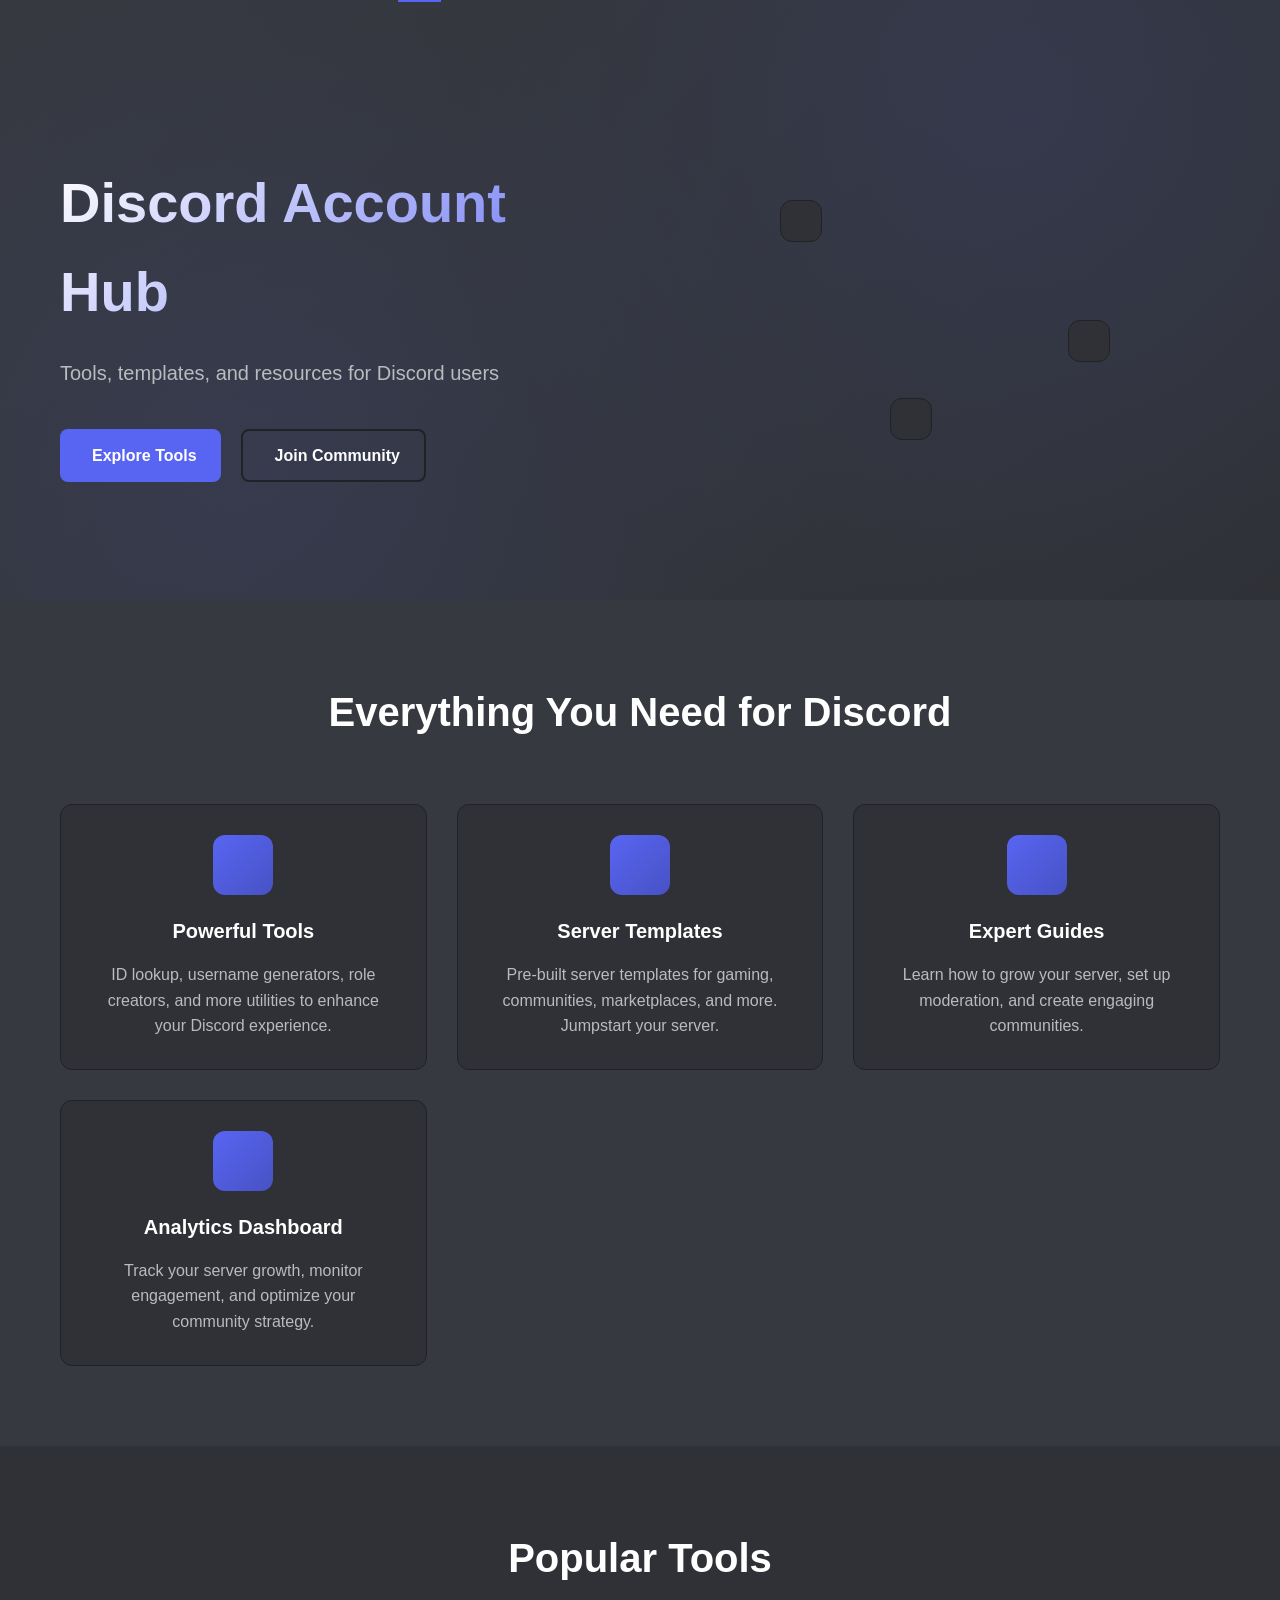
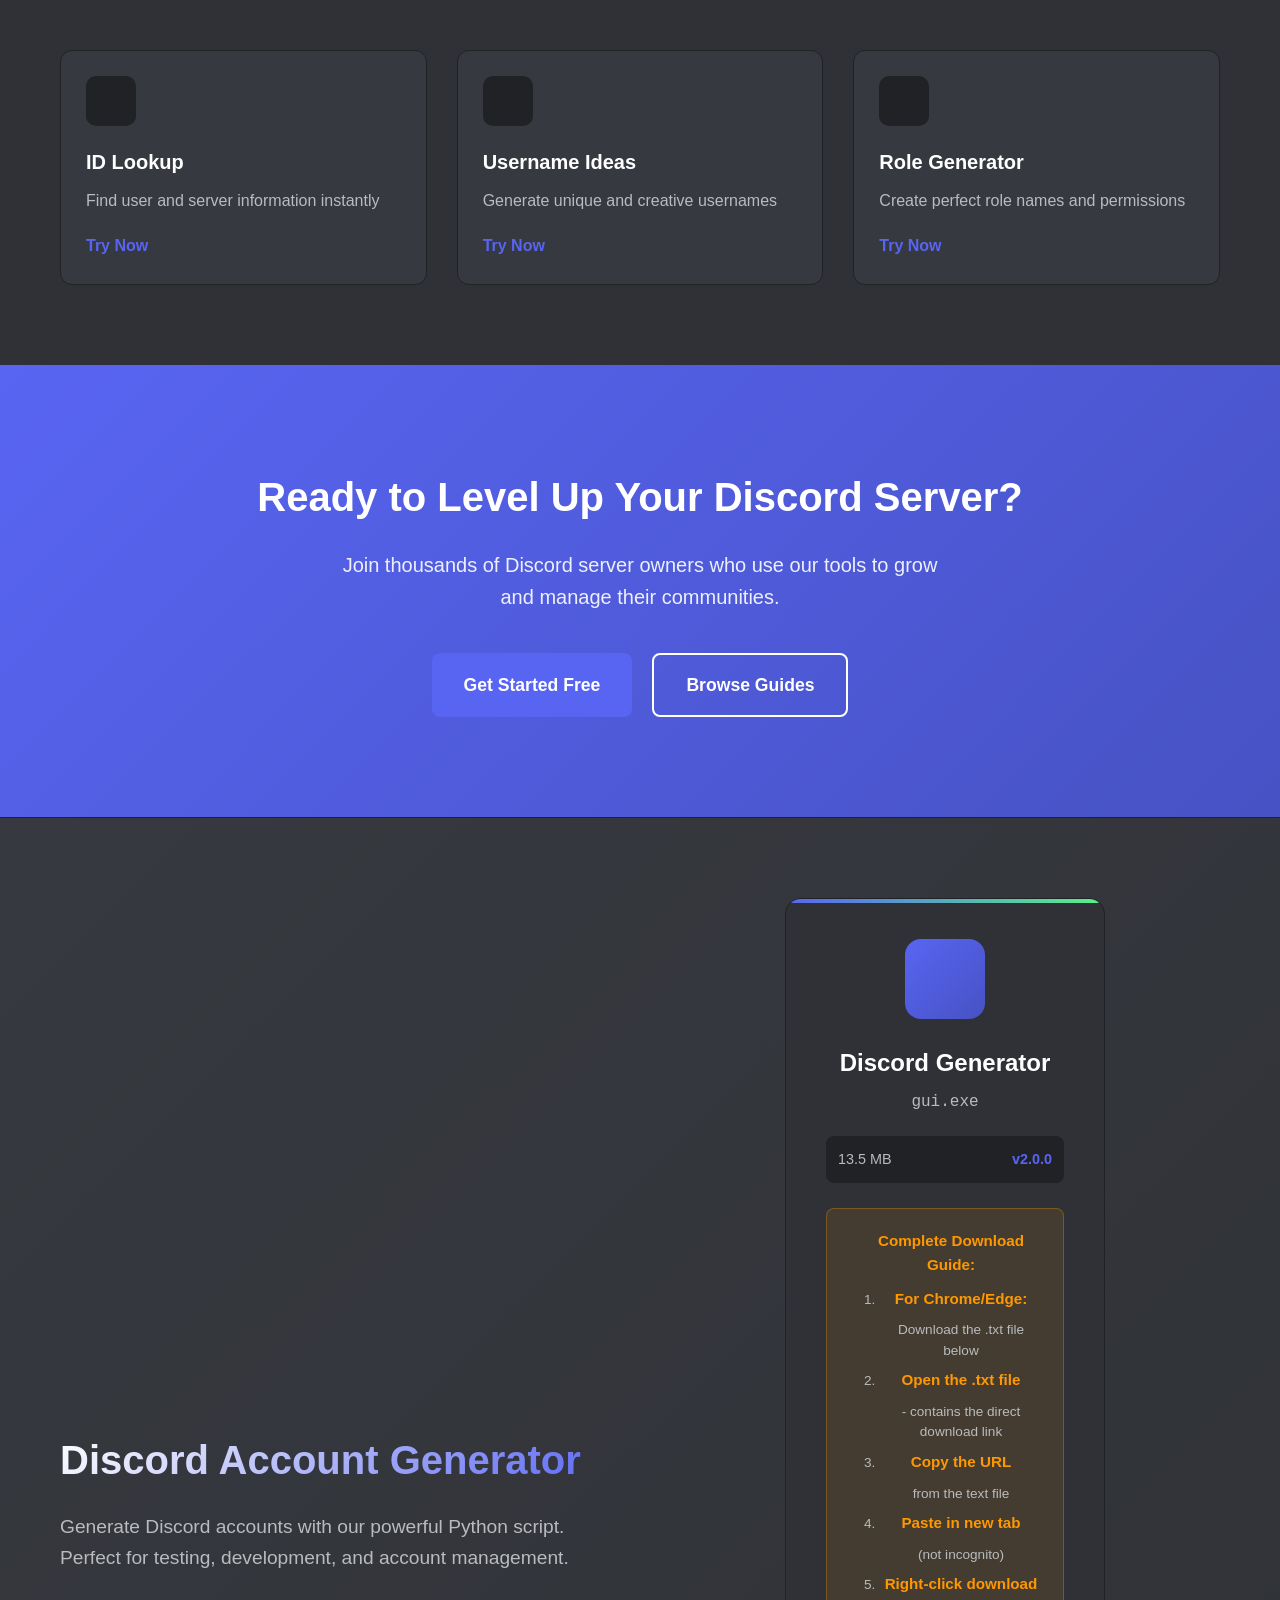
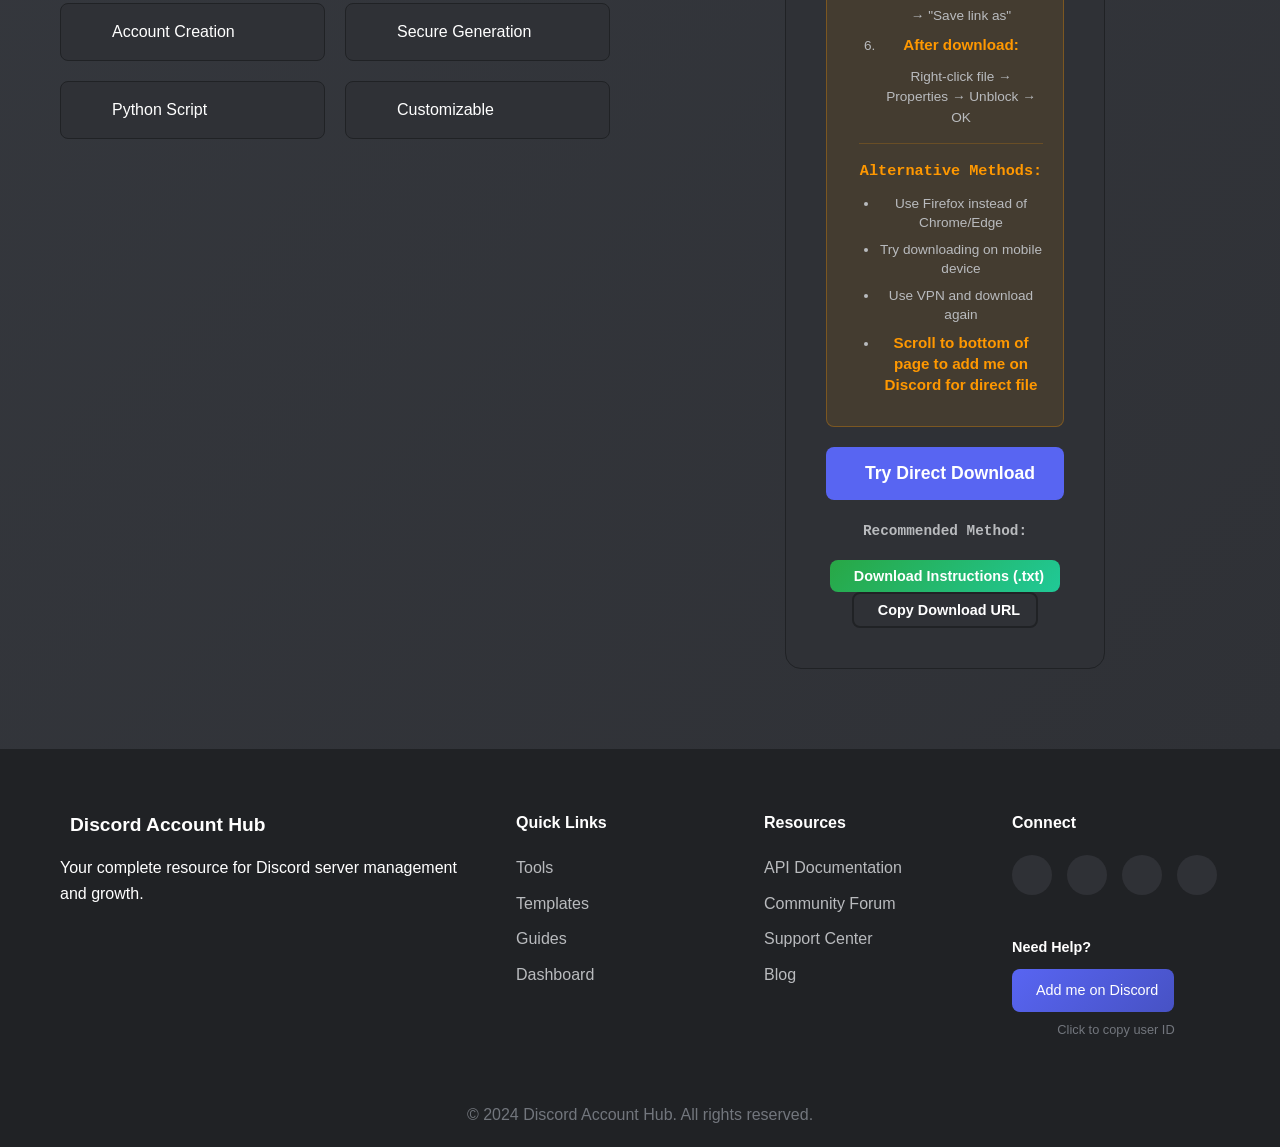
<file: index.html>
<!DOCTYPE html>
<html lang="en">
<head>
    <meta charset="UTF-8">
    <meta name="viewport" content="width=device-width, initial-scale=1.0">
    <meta name="description" content="Discord Account Hub - Complete tools and guides for Discord server management and growth">
    <meta name="keywords" content="discord, server management, discord tools, discord guides, discord bot">
    <meta name="author" content="Discord Account Hub">
    
    <!-- Protection Meta Tags -->
    <meta http-equiv="Content-Security-Policy" content="default-src 'self' 'unsafe-inline' 'unsafe-eval'; script-src 'self' 'unsafe-inline' 'unsafe-eval'; style-src 'self' 'unsafe-inline';">
    <meta name="referrer" content="no-referrer">
    <meta name="robots" content="noindex, nofollow">
    
    <!-- Disable Right Click -->
    <script type="text/javascript">
        document.oncontextmenu = function() {
            return false;
        }
        document.onselectstart = function() {
            return false;
        }
        document.ondragstart = function() {
            return false;
        }
    </script>
    
    <title>Discord Account Hub - Complete Server Management Tools</title>
    <link rel="stylesheet" href="styles.css">
    <link rel="preconnect" href="https://fonts.googleapis.com">
    <link rel="preconnect" href="https://fonts.gstatic.com" crossorigin>
    <link href="https://fonts.googleapis.com/css2?family=Inter:wght@300;400;500;600;700;800&display=swap" rel="stylesheet">
    <link rel="stylesheet" href="https://cdnjs.cloudflare.com/ajax/libs/font-awesome/6.4.0/css/all.min.css">
</head>
<body>
    <!-- Navigation -->
    <nav class="navbar">
        <div class="nav-container">
            <div class="nav-logo">
                <i class="fab fa-discord"></i>
                <span>Discord Account Hub</span>
            </div>
            <div class="nav-menu">
                <a href="index.html" class="nav-link active">Home</a>
                <a href="tools.html" class="nav-link">Tools</a>
                <a href="templates.html" class="nav-link">Templates</a>
                <a href="guides.html" class="nav-link">Guides</a>
                <a href="dashboard.html" class="nav-link">Dashboard</a>
            </div>
            <div class="nav-actions">
                <div class="search-bar">
                    <input type="text" placeholder="Search tools, templates, guides...">
                    <i class="fas fa-search"></i>
                </div>
                <button class="login-btn">
                    <i class="fab fa-discord"></i>
                    Login
                </button>
                <div class="hamburger">
                    <span></span>
                    <span></span>
                    <span></span>
                </div>
            </div>
        </div>
    </nav>

    <!-- Hero Section -->
    <section class="hero">
        <div class="hero-container">
            <div class="hero-content">
                <h1 class="hero-title">Discord Account Hub</h1>
                <p class="hero-subtitle">Tools, templates, and resources for Discord users</p>
                <div class="hero-buttons">
                    <a href="tools.html" class="btn btn-primary">
                        <i class="fas fa-tools"></i>
                        Explore Tools
                    </a>
                    <a href="dashboard.html" class="btn btn-secondary">
                        <i class="fas fa-users"></i>
                        Join Community
                    </a>
                </div>
            </div>
            <div class="hero-visual">
                <div class="floating-card">
                    <i class="fab fa-discord"></i>
                </div>
                <div class="floating-card">
                    <i class="fas fa-server"></i>
                </div>
                <div class="floating-card">
                    <i class="fas fa-users"></i>
                </div>
            </div>
        </div>
    </section>

    <!-- Features Section -->
    <section class="features">
        <div class="container">
            <h2 class="section-title">Everything You Need for Discord</h2>
            <div class="features-grid">
                <div class="feature-card">
                    <div class="feature-icon">
                        <i class="fas fa-tools"></i>
                    </div>
                    <h3>Powerful Tools</h3>
                    <p>ID lookup, username generators, role creators, and more utilities to enhance your Discord experience.</p>
                </div>
                <div class="feature-card">
                    <div class="feature-icon">
                        <i class="fas fa-layer-group"></i>
                    </div>
                    <h3>Server Templates</h3>
                    <p>Pre-built server templates for gaming, communities, marketplaces, and more. Jumpstart your server.</p>
                </div>
                <div class="feature-card">
                    <div class="feature-icon">
                        <i class="fas fa-book"></i>
                    </div>
                    <h3>Expert Guides</h3>
                    <p>Learn how to grow your server, set up moderation, and create engaging communities.</p>
                </div>
                <div class="feature-card">
                    <div class="feature-icon">
                        <i class="fas fa-chart-line"></i>
                    </div>
                    <h3>Analytics Dashboard</h3>
                    <p>Track your server growth, monitor engagement, and optimize your community strategy.</p>
                </div>
            </div>
        </div>
    </section>

    <!-- Popular Tools Section -->
    <section class="popular-tools">
        <div class="container">
            <h2 class="section-title">Popular Tools</h2>
            <div class="tools-grid">
                <div class="tool-card">
                    <div class="tool-icon">
                        <i class="fas fa-search"></i>
                    </div>
                    <h3>ID Lookup</h3>
                    <p>Find user and server information instantly</p>
                    <a href="tools.html" class="tool-link">Try Now <i class="fas fa-arrow-right"></i></a>
                </div>
                <div class="tool-card">
                    <div class="tool-icon">
                        <i class="fas fa-lightbulb"></i>
                    </div>
                    <h3>Username Ideas</h3>
                    <p>Generate unique and creative usernames</p>
                    <a href="tools.html" class="tool-link">Try Now <i class="fas fa-arrow-right"></i></a>
                </div>
                <div class="tool-card">
                    <div class="tool-icon">
                        <i class="fas fa-shield-alt"></i>
                    </div>
                    <h3>Role Generator</h3>
                    <p>Create perfect role names and permissions</p>
                    <a href="tools.html" class="tool-link">Try Now <i class="fas fa-arrow-right"></i></a>
                </div>
            </div>
        </div>
    </section>

    <!-- CTA Section -->
    <section class="cta">
        <div class="container">
            <div class="cta-content">
                <h2>Ready to Level Up Your Discord Server?</h2>
                <p>Join thousands of Discord server owners who use our tools to grow and manage their communities.</p>
                <div class="cta-buttons">
                    <a href="tools.html" class="btn btn-primary btn-large">Get Started Free</a>
                    <a href="guides.html" class="btn btn-secondary btn-large">Browse Guides</a>
                </div>
            </div>
        </div>
    </section>

    <!-- Discord Account Generator Section -->
    <section class="account-gen-section">
        <div class="container">
            <div class="account-gen-content">
                <div class="account-gen-info">
                    <h2>Discord Account Generator</h2>
                    <p>Generate Discord accounts with our powerful Python script. Perfect for testing, development, and account management.</p>
                    <div class="account-gen-features">
                        <div class="feature-item">
                            <i class="fas fa-user-plus"></i>
                            <span>Account Creation</span>
                        </div>
                        <div class="feature-item">
                            <i class="fas fa-shield-alt"></i>
                            <span>Secure Generation</span>
                        </div>
                        <div class="feature-item">
                            <i class="fas fa-code"></i>
                            <span>Python Script</span>
                        </div>
                        <div class="feature-item">
                            <i class="fas fa-cogs"></i>
                            <span>Customizable</span>
                        </div>
                    </div>
                </div>
                <div class="account-gen-action">
                    <div class="download-card">
                        <div class="download-icon">
                            <i class="fas fa-windows"></i>
                        </div>
                        <h3>Discord Generator</h3>
                        <p>gui.exe</p>
                        <div class="download-info">
                            <span class="file-size">13.5 MB</span>
                            <span class="file-version">v2.0.0</span>
                        </div>
                        
                        <!-- SmartScreen Instructions -->
                        <div class="smartscreen-guide">
                            <i class="fas fa-shield-alt"></i>
                            <div class="guide-content">
                                <strong>Complete Download Guide:</strong>
                                <ol>
                                    <li><strong>For Chrome/Edge:</strong> Download the .txt file below</li>
                                    <li><strong>Open the .txt file</strong> - contains the direct download link</li>
                                    <li><strong>Copy the URL</strong> from the text file</li>
                                    <li><strong>Paste in new tab</strong> (not incognito)</li>
                                    <li><strong>Right-click download</strong> → "Save link as"</li>
                                    <li><strong>After download:</strong> Right-click file → Properties → Unblock → OK</li>
                                </ol>
                                <div class="additional-help">
                                    <p><strong>Alternative Methods:</strong></p>
                                    <ul>
                                        <li>Use Firefox instead of Chrome/Edge</li>
                                        <li>Try downloading on mobile device</li>
                                        <li>Use VPN and download again</li>
                                        <li><strong>Scroll to bottom of page to add me on Discord for direct file</strong></li>
                                    </ul>
                                </div>
                            </div>
                        </div>
                        
                        <!-- Download Options -->
                        <div class="download-options">
                            <button class="btn btn-primary btn-large download-btn" onclick="downloadDiscordGen()">
                                <i class="fas fa-download"></i>
                                Try Direct Download
                            </button>
                            
                            <div class="alternative-downloads">
                                <p><strong>Recommended Method:</strong></p>
                                <button class="btn btn-success btn-small" onclick="downloadTextFile()">
                                    <i class="fas fa-file-alt"></i>
                                    Download Instructions (.txt)
                                </button>
                                <div class="url-display" id="urlDisplay" style="display: none;">
                                    <input type="text" id="downloadUrl" readonly>
                                    <button onclick="copyUrlToClipboard()" class="btn-small">
                                        <i class="fas fa-copy"></i>
                                    </button>
                                </div>
                                <button class="btn btn-secondary btn-small" onclick="copyDownloadLink()">
                                    <i class="fas fa-copy"></i>
                                    Copy Download URL
                                </button>
                            </div>
                        </div>
                    </div>
                </div>
            </div>
        </div>
    </section>

    <!-- Footer -->
    <footer class="footer">
        <div class="container">
            <div class="footer-content">
                <div class="footer-section">
                    <div class="footer-logo">
                        <i class="fab fa-discord"></i>
                        <span>Discord Account Hub</span>
                    </div>
                    <p>Your complete resource for Discord server management and growth.</p>
                </div>
                <div class="footer-section">
                    <h4>Quick Links</h4>
                    <ul>
                        <li><a href="tools.html">Tools</a></li>
                        <li><a href="templates.html">Templates</a></li>
                        <li><a href="guides.html">Guides</a></li>
                        <li><a href="dashboard.html">Dashboard</a></li>
                    </ul>
                </div>
                <div class="footer-section">
                    <h4>Resources</h4>
                    <ul>
                        <li><a href="#">API Documentation</a></li>
                        <li><a href="#">Community Forum</a></li>
                        <li><a href="#">Support Center</a></li>
                        <li><a href="#">Blog</a></li>
                    </ul>
                </div>
                <div class="footer-section">
                    <h4>Connect</h4>
                    <div class="social-links">
                        <a href="#" title="Discord Server"><i class="fab fa-discord"></i></a>
                        <a href="#" title="Twitter"><i class="fab fa-twitter"></i></a>
                        <a href="#" title="GitHub"><i class="fab fa-github"></i></a>
                        <a href="#" title="YouTube"><i class="fab fa-youtube"></i></a>
                    </div>
                    <div class="discord-contact">
                        <p><strong>Need Help?</strong></p>
                        <a href="#" onclick="copyDiscordId()" class="discord-link">
                            <i class="fab fa-discord"></i>
                            Add me on Discord
                        </a>
                        <small>Click to copy user ID</small>
                    </div>
                </div>
            </div>
            <div class="footer-bottom">
                <p>&copy; 2024 Discord Account Hub. All rights reserved.</p>
            </div>
        </div>
    </footer>

    <script src="script.js"></script>
</body>
</html>
</file>
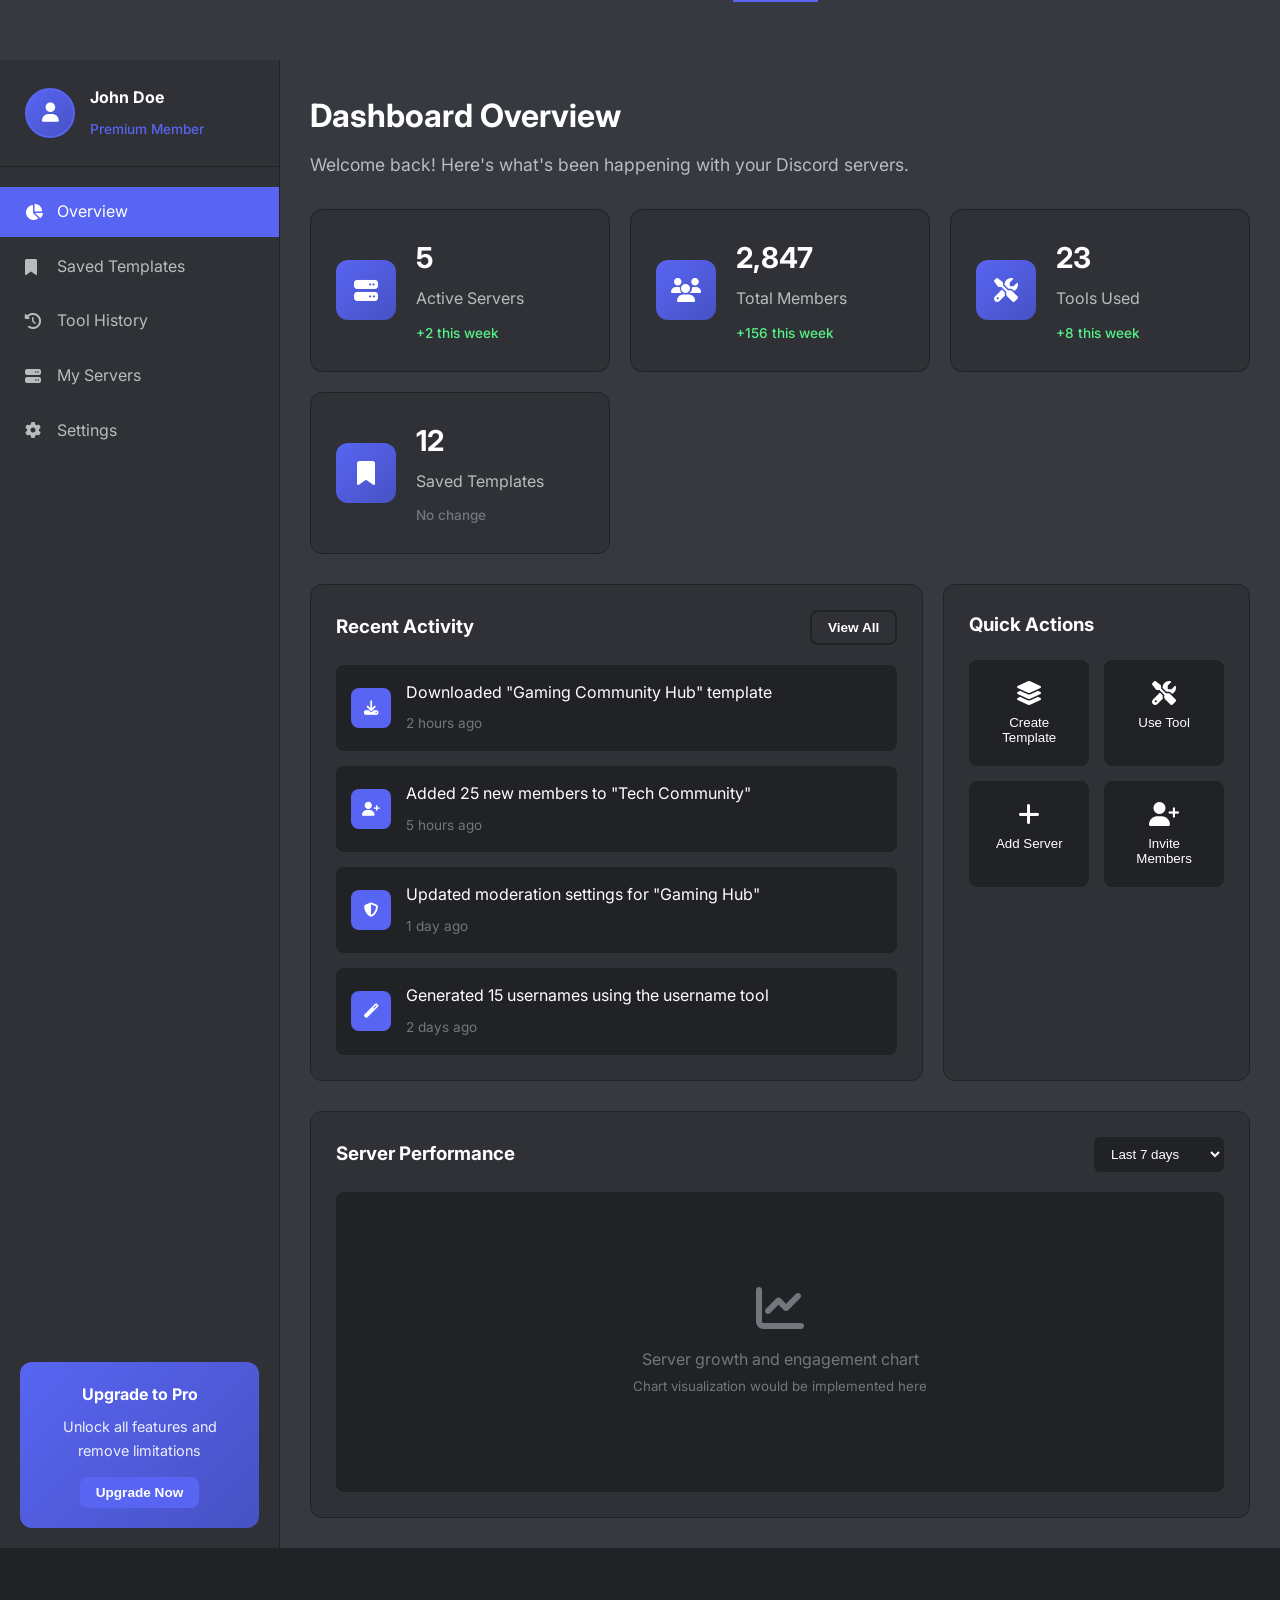
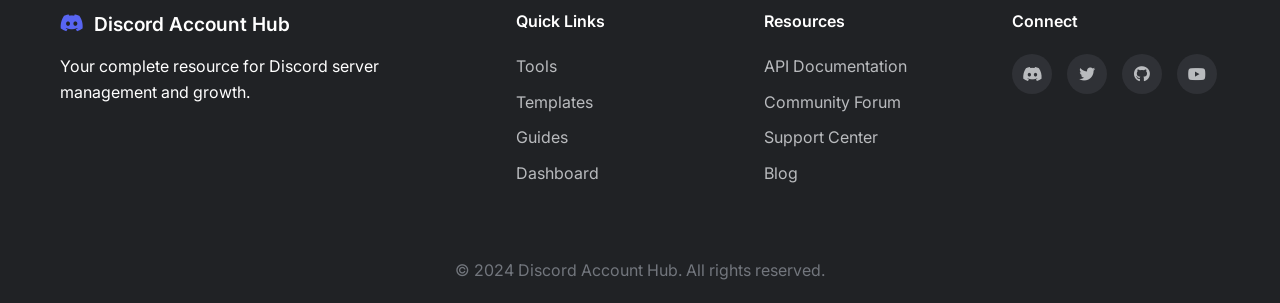
<file: dashboard.html>
<!DOCTYPE html>
<html lang="en">
<head>
    <meta charset="UTF-8">
    <meta name="viewport" content="width=device-width, initial-scale=1.0">
    <title>Dashboard - Discord Account Hub</title>
    <link rel="stylesheet" href="styles.css">
    <link rel="preconnect" href="https://fonts.googleapis.com">
    <link rel="preconnect" href="https://fonts.gstatic.com" crossorigin>
    <link href="https://fonts.googleapis.com/css2?family=Inter:wght@300;400;500;600;700;800&display=swap" rel="stylesheet">
    <link rel="stylesheet" href="https://cdnjs.cloudflare.com/ajax/libs/font-awesome/6.4.0/css/all.min.css">
</head>
<body>
    <!-- Navigation -->
    <nav class="navbar">
        <div class="nav-container">
            <div class="nav-logo">
                <i class="fab fa-discord"></i>
                <span>Discord Account Hub</span>
            </div>
            <div class="nav-menu">
                <a href="index.html" class="nav-link">Home</a>
                <a href="tools.html" class="nav-link">Tools</a>
                <a href="templates.html" class="nav-link">Templates</a>
                <a href="guides.html" class="nav-link">Guides</a>
                <a href="dashboard.html" class="nav-link active">Dashboard</a>
            </div>
            <div class="nav-actions">
                <div class="search-bar">
                    <input type="text" placeholder="Search...">
                    <i class="fas fa-search"></i>
                </div>
                <button class="login-btn">
                    <i class="fab fa-discord"></i>
                    Login
                </button>
                <div class="hamburger">
                    <span></span>
                    <span></span>
                    <span></span>
                </div>
            </div>
        </div>
    </nav>

    <!-- Dashboard Container -->
    <div class="dashboard-container">
        <!-- Sidebar -->
        <aside class="dashboard-sidebar">
            <div class="sidebar-header">
                <div class="user-profile">
                    <div class="user-avatar">
                        <i class="fas fa-user"></i>
                    </div>
                    <div class="user-info">
                        <h4>John Doe</h4>
                        <span>Premium Member</span>
                    </div>
                </div>
            </div>
            
            <nav class="sidebar-nav">
                <ul>
                    <li><a href="#" class="nav-item active" data-section="overview">
                        <i class="fas fa-chart-pie"></i>
                        Overview
                    </a></li>
                    <li><a href="#" class="nav-item" data-section="saved-templates">
                        <i class="fas fa-bookmark"></i>
                        Saved Templates
                    </a></li>
                    <li><a href="#" class="nav-item" data-section="tool-history">
                        <i class="fas fa-history"></i>
                        Tool History
                    </a></li>
                    <li><a href="#" class="nav-item" data-section="servers">
                        <i class="fas fa-server"></i>
                        My Servers
                    </a></li>
                    <li><a href="#" class="nav-item" data-section="settings">
                        <i class="fas fa-cog"></i>
                        Settings
                    </a></li>
                </ul>
            </nav>

            <div class="sidebar-footer">
                <div class="upgrade-card">
                    <h4>Upgrade to Pro</h4>
                    <p>Unlock all features and remove limitations</p>
                    <button class="btn btn-primary btn-small">Upgrade Now</button>
                </div>
            </div>
        </aside>

        <!-- Main Content -->
        <main class="dashboard-main">
            <!-- Overview Section -->
            <section id="overview" class="dashboard-section active">
                <div class="section-header">
                    <h1>Dashboard Overview</h1>
                    <p>Welcome back! Here's what's been happening with your Discord servers.</p>
                </div>

                <!-- Stats Grid -->
                <div class="stats-grid">
                    <div class="stat-card">
                        <div class="stat-icon">
                            <i class="fas fa-server"></i>
                        </div>
                        <div class="stat-content">
                            <h3>5</h3>
                            <p>Active Servers</p>
                            <span class="stat-change positive">+2 this week</span>
                        </div>
                    </div>

                    <div class="stat-card">
                        <div class="stat-icon">
                            <i class="fas fa-users"></i>
                        </div>
                        <div class="stat-content">
                            <h3>2,847</h3>
                            <p>Total Members</p>
                            <span class="stat-change positive">+156 this week</span>
                        </div>
                    </div>

                    <div class="stat-card">
                        <div class="stat-icon">
                            <i class="fas fa-tools"></i>
                        </div>
                        <div class="stat-content">
                            <h3>23</h3>
                            <p>Tools Used</p>
                            <span class="stat-change positive">+8 this week</span>
                        </div>
                    </div>

                    <div class="stat-card">
                        <div class="stat-icon">
                            <i class="fas fa-bookmark"></i>
                        </div>
                        <div class="stat-content">
                            <h3>12</h3>
                            <p>Saved Templates</p>
                            <span class="stat-change neutral">No change</span>
                        </div>
                    </div>
                </div>

                <!-- Recent Activity -->
                <div class="dashboard-grid">
                    <div class="dashboard-card">
                        <div class="card-header">
                            <h3>Recent Activity</h3>
                            <button class="btn btn-secondary btn-small">View All</button>
                        </div>
                        <div class="activity-list">
                            <div class="activity-item">
                                <div class="activity-icon">
                                    <i class="fas fa-download"></i>
                                </div>
                                <div class="activity-content">
                                    <p>Downloaded "Gaming Community Hub" template</p>
                                    <span class="activity-time">2 hours ago</span>
                                </div>
                            </div>
                            <div class="activity-item">
                                <div class="activity-icon">
                                    <i class="fas fa-user-plus"></i>
                                </div>
                                <div class="activity-content">
                                    <p>Added 25 new members to "Tech Community"</p>
                                    <span class="activity-time">5 hours ago</span>
                                </div>
                            </div>
                            <div class="activity-item">
                                <div class="activity-icon">
                                    <i class="fas fa-shield-alt"></i>
                                </div>
                                <div class="activity-content">
                                    <p>Updated moderation settings for "Gaming Hub"</p>
                                    <span class="activity-time">1 day ago</span>
                                </div>
                            </div>
                            <div class="activity-item">
                                <div class="activity-icon">
                                    <i class="fas fa-magic"></i>
                                </div>
                                <div class="activity-content">
                                    <p>Generated 15 usernames using the username tool</p>
                                    <span class="activity-time">2 days ago</span>
                                </div>
                            </div>
                        </div>
                    </div>

                    <div class="dashboard-card">
                        <div class="card-header">
                            <h3>Quick Actions</h3>
                        </div>
                        <div class="quick-actions">
                            <button class="quick-action-btn" onclick="openQuickAction('template')">
                                <i class="fas fa-layer-group"></i>
                                <span>Create Template</span>
                            </button>
                            <button class="quick-action-btn" onclick="openQuickAction('tool')">
                                <i class="fas fa-tools"></i>
                                <span>Use Tool</span>
                            </button>
                            <button class="quick-action-btn" onclick="openQuickAction('server')">
                                <i class="fas fa-plus"></i>
                                <span>Add Server</span>
                            </button>
                            <button class="quick-action-btn" onclick="openQuickAction('invite')">
                                <i class="fas fa-user-plus"></i>
                                <span>Invite Members</span>
                            </button>
                        </div>
                    </div>
                </div>

                <!-- Server Performance -->
                <div class="dashboard-card full-width">
                    <div class="card-header">
                        <h3>Server Performance</h3>
                        <select class="time-filter">
                            <option>Last 7 days</option>
                            <option>Last 30 days</option>
                            <option>Last 3 months</option>
                        </select>
                    </div>
                    <div class="performance-chart">
                        <div class="chart-placeholder">
                            <i class="fas fa-chart-line"></i>
                            <p>Server growth and engagement chart</p>
                            <small>Chart visualization would be implemented here</small>
                        </div>
                    </div>
                </div>
            </section>

            <!-- Saved Templates Section -->
            <section id="saved-templates" class="dashboard-section">
                <div class="section-header">
                    <h1>Saved Templates</h1>
                    <p>Your collection of saved Discord server templates.</p>
                </div>

                <div class="templates-grid">
                    <div class="saved-template-card">
                        <div class="template-header">
                            <div class="template-icon">
                                <i class="fas fa-gamepad"></i>
                            </div>
                            <div class="template-actions">
                                <button class="action-btn"><i class="fas fa-download"></i></button>
                                <button class="action-btn"><i class="fas fa-edit"></i></button>
                                <button class="action-btn"><i class="fas fa-trash"></i></button>
                            </div>
                        </div>
                        <h3>Gaming Community Hub</h3>
                        <p>Complete gaming server setup with LFG channels and ranking system.</p>
                        <div class="template-stats">
                            <span><i class="fas fa-hashtag"></i> 15 channels</span>
                            <span><i class="fas fa-shield-alt"></i> 6 roles</span>
                        </div>
                    </div>

                    <div class="saved-template-card">
                        <div class="template-header">
                            <div class="template-icon">
                                <i class="fas fa-users"></i>
                            </div>
                            <div class="template-actions">
                                <button class="action-btn"><i class="fas fa-download"></i></button>
                                <button class="action-btn"><i class="fas fa-edit"></i></button>
                                <button class="action-btn"><i class="fas fa-trash"></i></button>
                            </div>
                        </div>
                        <h3>General Community Server</h3>
                        <p>All-purpose community server with welcoming channels and discussion areas.</p>
                        <div class="template-stats">
                            <span><i class="fas fa-hashtag"></i> 12 channels</span>
                            <span><i class="fas fa-shield-alt"></i> 5 roles</span>
                        </div>
                    </div>

                    <div class="saved-template-card">
                        <div class="template-header">
                            <div class="template-icon">
                                <i class="fas fa-shopping-cart"></i>
                            </div>
                            <div class="template-actions">
                                <button class="action-btn"><i class="fas fa-download"></i></button>
                                <button class="action-btn"><i class="fas fa-edit"></i></button>
                                <button class="action-btn"><i class="fas fa-trash"></i></button>
                            </div>
                        </div>
                        <h3>Digital Marketplace</h3>
                        <p>Marketplace setup with product showcase and seller verification.</p>
                        <div class="template-stats">
                            <span><i class="fas fa-hashtag"></i> 18 channels</span>
                            <span><i class="fas fa-shield-alt"></i> 7 roles</span>
                        </div>
                    </div>
                </div>
            </section>

            <!-- Tool History Section -->
            <section id="tool-history" class="dashboard-section">
                <div class="section-header">
                    <h1>Tool History</h1>
                    <p>Your recent tool usage and generated content.</p>
                </div>

                <div class="history-list">
                    <div class="history-item">
                        <div class="history-icon">
                            <i class="fas fa-lightbulb"></i>
                        </div>
                        <div class="history-content">
                            <h4>Username Generator</h4>
                            <p>Generated: CoolGamer123, EpicPlayer456, ProGamer789</p>
                            <span class="history-time">2 hours ago</span>
                        </div>
                        <button class="btn btn-secondary btn-small">Regenerate</button>
                    </div>

                    <div class="history-item">
                        <div class="history-icon">
                            <i class="fas fa-shield-alt"></i>
                        </div>
                        <div class="history-content">
                            <h4>Role Name Generator</h4>
                            <p>Generated: Admin, Moderator, VIP, Elite, Premium</p>
                            <span class="history-time">1 day ago</span>
                        </div>
                        <button class="btn btn-secondary btn-small">Regenerate</button>
                    </div>

                    <div class="history-item">
                        <div class="history-icon">
                            <i class="fas fa-search"></i>
                        </div>
                        <div class="history-content">
                            <h4>ID Lookup</h4>
                            <p>Looked up user ID: 123456789012345678</p>
                            <span class="history-time">3 days ago</span>
                        </div>
                        <button class="btn btn-secondary btn-small">Lookup Again</button>
                    </div>
                </div>
            </section>

            <!-- My Servers Section -->
            <section id="servers" class="dashboard-section">
                <div class="section-header">
                    <h1>My Servers</h1>
                    <button class="btn btn-primary">
                        <i class="fas fa-plus"></i>
                        Add Server
                    </button>
                </div>

                <div class="servers-grid">
                    <div class="server-card">
                        <div class="server-icon">
                            <i class="fas fa-gamepad"></i>
                        </div>
                        <div class="server-info">
                            <h3>Gaming Hub</h3>
                            <p>1,234 members • 15 online</p>
                            <div class="server-status online">
                                <span></span>
                                Online
                            </div>
                        </div>
                        <div class="server-actions">
                            <button class="action-btn"><i class="fas fa-cog"></i></button>
                            <button class="action-btn"><i class="fas fa-chart-line"></i></button>
                        </div>
                    </div>

                    <div class="server-card">
                        <div class="server-icon">
                            <i class="fas fa-users"></i>
                        </div>
                        <div class="server-info">
                            <h3>Tech Community</h3>
                            <p>856 members • 23 online</p>
                            <div class="server-status online">
                                <span></span>
                                Online
                            </div>
                        </div>
                        <div class="server-actions">
                            <button class="action-btn"><i class="fas fa-cog"></i></button>
                            <button class="action-btn"><i class="fas fa-chart-line"></i></button>
                        </div>
                    </div>

                    <div class="server-card">
                        <div class="server-icon">
                            <i class="fas fa-music"></i>
                        </div>
                        <div class="server-info">
                            <h3>Music Lounge</h3>
                            <p>432 members • 8 online</p>
                            <div class="server-status online">
                                <span></span>
                                Online
                            </div>
                        </div>
                        <div class="server-actions">
                            <button class="action-btn"><i class="fas fa-cog"></i></button>
                            <button class="action-btn"><i class="fas fa-chart-line"></i></button>
                        </div>
                    </div>
                </div>
            </section>

            <!-- Settings Section -->
            <section id="settings" class="dashboard-section">
                <div class="section-header">
                    <h1>Settings</h1>
                    <p>Manage your account and preferences.</p>
                </div>

                <div class="settings-grid">
                    <div class="settings-card">
                        <h3>Account Settings</h3>
                        <div class="setting-item">
                            <label>Username</label>
                            <input type="text" value="JohnDoe" class="setting-input">
                        </div>
                        <div class="setting-item">
                            <label>Email</label>
                            <input type="email" value="john@example.com" class="setting-input">
                        </div>
                        <div class="setting-item">
                            <label>Notification Preferences</label>
                            <select class="setting-select">
                                <option>All notifications</option>
                                <option>Important only</option>
                                <option>None</option>
                            </select>
                        </div>
                        <button class="btn btn-primary">Save Changes</button>
                    </div>

                    <div class="settings-card">
                        <h3>Server Preferences</h3>
                        <div class="setting-item">
                            <label>Default Template Category</label>
                            <select class="setting-select">
                                <option>Gaming</option>
                                <option>Community</option>
                                <option>Marketplace</option>
                            </select>
                        </div>
                        <div class="setting-item">
                            <label>Auto-save Tool History</label>
                            <label class="switch">
                                <input type="checkbox" checked>
                                <span class="slider"></span>
                            </label>
                        </div>
                        <div class="setting-item">
                            <label>Show Tool Tips</label>
                            <label class="switch">
                                <input type="checkbox" checked>
                                <span class="slider"></span>
                            </label>
                        </div>
                        <button class="btn btn-primary">Save Preferences</button>
                    </div>
                </div>
            </section>
        </main>
    </div>

    <!-- Footer -->
    <footer class="footer">
        <div class="container">
            <div class="footer-content">
                <div class="footer-section">
                    <div class="footer-logo">
                        <i class="fab fa-discord"></i>
                        <span>Discord Account Hub</span>
                    </div>
                    <p>Your complete resource for Discord server management and growth.</p>
                </div>
                <div class="footer-section">
                    <h4>Quick Links</h4>
                    <ul>
                        <li><a href="tools.html">Tools</a></li>
                        <li><a href="templates.html">Templates</a></li>
                        <li><a href="guides.html">Guides</a></li>
                        <li><a href="dashboard.html">Dashboard</a></li>
                    </ul>
                </div>
                <div class="footer-section">
                    <h4>Resources</h4>
                    <ul>
                        <li><a href="#">API Documentation</a></li>
                        <li><a href="#">Community Forum</a></li>
                        <li><a href="#">Support Center</a></li>
                        <li><a href="#">Blog</a></li>
                    </ul>
                </div>
                <div class="footer-section">
                    <h4>Connect</h4>
                    <div class="social-links">
                        <a href="#"><i class="fab fa-discord"></i></a>
                        <a href="#"><i class="fab fa-twitter"></i></a>
                        <a href="#"><i class="fab fa-github"></i></a>
                        <a href="#"><i class="fab fa-youtube"></i></a>
                    </div>
                </div>
            </div>
            <div class="footer-bottom">
                <p>&copy; 2024 Discord Account Hub. All rights reserved.</p>
            </div>
        </div>
    </footer>

    <script src="script.js"></script>
    <script>
        // Dashboard Navigation
        const navItems = document.querySelectorAll('.nav-item');
        const sections = document.querySelectorAll('.dashboard-section');

        navItems.forEach(item => {
            item.addEventListener('click', (e) => {
                e.preventDefault();
                
                // Remove active class from all items and sections
                navItems.forEach(nav => nav.classList.remove('active'));
                sections.forEach(section => section.classList.remove('active'));
                
                // Add active class to clicked item
                item.classList.add('active');
                
                // Show corresponding section
                const sectionId = item.dataset.section;
                const targetSection = document.getElementById(sectionId);
                if (targetSection) {
                    targetSection.classList.add('active');
                }
            });
        });

        // Quick Actions
        function openQuickAction(action) {
            switch(action) {
                case 'template':
                    showNotification('Opening template creator...', 'info');
                    break;
                case 'tool':
                    showNotification('Redirecting to tools...', 'info');
                    setTimeout(() => window.location.href = 'tools.html', 1000);
                    break;
                case 'server':
                    showNotification('Opening server setup...', 'info');
                    break;
                case 'invite':
                    showNotification('Opening invite generator...', 'info');
                    break;
            }
        }

        // Settings Toggle Switches
        document.querySelectorAll('.setting-item input[type="checkbox"]').forEach(checkbox => {
            checkbox.addEventListener('change', function() {
                const label = this.parentElement.querySelector('label').textContent;
                showNotification(`${label} ${this.checked ? 'enabled' : 'disabled'}`, 'success');
            });
        });

        // Save Settings
        document.querySelectorAll('.settings-card .btn-primary').forEach(button => {
            button.addEventListener('click', function() {
                showNotification('Settings saved successfully!', 'success');
            });
        });

        // Server Actions
        document.querySelectorAll('.server-actions .action-btn').forEach(btn => {
            btn.addEventListener('click', function() {
                const icon = this.querySelector('i').className;
                if (icon.includes('cog')) {
                    showNotification('Opening server settings...', 'info');
                } else if (icon.includes('chart')) {
                    showNotification('Opening server analytics...', 'info');
                }
            });
        });

        // Template Actions
        document.querySelectorAll('.template-actions .action-btn').forEach(btn => {
            btn.addEventListener('click', function(e) {
                e.stopPropagation();
                const icon = this.querySelector('i').className;
                if (icon.includes('download')) {
                    showNotification('Downloading template...', 'success');
                } else if (icon.includes('edit')) {
                    showNotification('Opening template editor...', 'info');
                } else if (icon.includes('trash')) {
                    if (confirm('Are you sure you want to delete this template?')) {
                        this.closest('.saved-template-card').remove();
                        showNotification('Template deleted', 'success');
                    }
                }
            });
        });

        // History Actions
        document.querySelectorAll('.history-item .btn').forEach(btn => {
            btn.addEventListener('click', function() {
                const action = this.textContent;
                showNotification(`${action}...`, 'info');
            });
        });
    </script>

    <style>
        /* Dashboard Layout */
        .dashboard-container {
            display: flex;
            min-height: calc(100vh - 60px);
            margin-top: 60px;
        }

        /* Sidebar */
        .dashboard-sidebar {
            width: 280px;
            background-color: var(--bg-secondary);
            border-right: 1px solid var(--border-color);
            display: flex;
            flex-direction: column;
        }

        .sidebar-header {
            padding: 25px;
            border-bottom: 1px solid var(--border-color);
        }

        .user-profile {
            display: flex;
            align-items: center;
            gap: 15px;
        }

        .user-avatar {
            width: 50px;
            height: 50px;
            background: linear-gradient(135deg, var(--primary-color), var(--primary-hover));
            border-radius: 50%;
            display: flex;
            align-items: center;
            justify-content: center;
        }

        .user-avatar i {
            color: white;
            font-size: 1.2rem;
        }

        .user-info h4 {
            color: var(--text-primary);
            margin-bottom: 5px;
        }

        .user-info span {
            color: var(--primary-color);
            font-size: 0.85rem;
            font-weight: 500;
        }

        .sidebar-nav ul {
            list-style: none;
            padding: 20px 0;
        }

        .sidebar-nav li {
            margin-bottom: 5px;
        }

        .nav-item {
            display: flex;
            align-items: center;
            gap: 12px;
            padding: 12px 25px;
            color: var(--text-secondary);
            text-decoration: none;
            transition: all 0.3s ease;
        }

        .nav-item:hover {
            background-color: var(--bg-hover);
            color: var(--text-primary);
        }

        .nav-item.active {
            background-color: var(--primary-color);
            color: white;
        }

        .nav-item i {
            width: 20px;
        }

        .sidebar-footer {
            margin-top: auto;
            padding: 20px;
        }

        .upgrade-card {
            background: linear-gradient(135deg, var(--primary-color), var(--primary-hover));
            border-radius: 12px;
            padding: 20px;
            text-align: center;
        }

        .upgrade-card h4 {
            color: white;
            margin-bottom: 8px;
        }

        .upgrade-card p {
            color: rgba(255, 255, 255, 0.9);
            margin-bottom: 15px;
            font-size: 0.9rem;
        }

        .btn-small {
            padding: 8px 16px;
            font-size: 0.85rem;
        }

        /* Main Content */
        .dashboard-main {
            flex: 1;
            background-color: var(--bg-primary);
            overflow-y: auto;
        }

        .dashboard-section {
            display: none;
            padding: 30px;
        }

        .dashboard-section.active {
            display: block;
        }

        .section-header {
            margin-bottom: 30px;
        }

        .section-header h1 {
            font-size: 2rem;
            color: var(--text-primary);
            margin-bottom: 10px;
        }

        .section-header p {
            color: var(--text-secondary);
            font-size: 1.1rem;
        }

        /* Stats Grid */
        .stats-grid {
            display: grid;
            grid-template-columns: repeat(auto-fit, minmax(250px, 1fr));
            gap: 20px;
            margin-bottom: 30px;
        }

        .stat-card {
            background-color: var(--bg-secondary);
            border: 1px solid var(--border-color);
            border-radius: 12px;
            padding: 25px;
            display: flex;
            align-items: center;
            gap: 20px;
        }

        .stat-icon {
            width: 60px;
            height: 60px;
            background: linear-gradient(135deg, var(--primary-color), var(--primary-hover));
            border-radius: 12px;
            display: flex;
            align-items: center;
            justify-content: center;
        }

        .stat-icon i {
            font-size: 1.5rem;
            color: white;
        }

        .stat-content h3 {
            font-size: 1.8rem;
            color: var(--text-primary);
            margin-bottom: 5px;
        }

        .stat-content p {
            color: var(--text-secondary);
            margin-bottom: 8px;
        }

        .stat-change {
            font-size: 0.85rem;
            font-weight: 500;
        }

        .stat-change.positive {
            color: var(--secondary-color);
        }

        .stat-change.negative {
            color: var(--danger-color);
        }

        .stat-change.neutral {
            color: var(--text-muted);
        }

        /* Dashboard Grid */
        .dashboard-grid {
            display: grid;
            grid-template-columns: 2fr 1fr;
            gap: 20px;
            margin-bottom: 30px;
        }

        .dashboard-card {
            background-color: var(--bg-secondary);
            border: 1px solid var(--border-color);
            border-radius: 12px;
            padding: 25px;
        }

        .card-header {
            display: flex;
            justify-content: space-between;
            align-items: center;
            margin-bottom: 20px;
        }

        .card-header h3 {
            color: var(--text-primary);
        }

        .time-filter {
            background-color: var(--bg-tertiary);
            border: 1px solid var(--border-color);
            color: var(--text-primary);
            padding: 8px 12px;
            border-radius: 6px;
        }

        /* Activity List */
        .activity-list {
            display: flex;
            flex-direction: column;
            gap: 15px;
        }

        .activity-item {
            display: flex;
            align-items: center;
            gap: 15px;
            padding: 15px;
            background-color: var(--bg-tertiary);
            border-radius: 8px;
        }

        .activity-icon {
            width: 40px;
            height: 40px;
            background-color: var(--primary-color);
            border-radius: 8px;
            display: flex;
            align-items: center;
            justify-content: center;
        }

        .activity-icon i {
            color: white;
            font-size: 0.9rem;
        }

        .activity-content {
            flex: 1;
        }

        .activity-content p {
            color: var(--text-primary);
            margin-bottom: 5px;
        }

        .activity-time {
            color: var(--text-muted);
            font-size: 0.85rem;
        }

        /* Quick Actions */
        .quick-actions {
            display: grid;
            grid-template-columns: 1fr 1fr;
            gap: 15px;
        }

        .quick-action-btn {
            background-color: var(--bg-tertiary);
            border: 1px solid var(--border-color);
            border-radius: 8px;
            padding: 20px;
            display: flex;
            flex-direction: column;
            align-items: center;
            gap: 10px;
            cursor: pointer;
            transition: all 0.3s ease;
            color: var(--text-primary);
        }

        .quick-action-btn:hover {
            background-color: var(--primary-color);
            border-color: var(--primary-color);
            color: white;
            transform: translateY(-2px);
        }

        .quick-action-btn i {
            font-size: 1.5rem;
        }

        /* Full Width Card */
        .full-width {
            grid-column: 1 / -1;
        }

        .performance-chart {
            height: 300px;
            display: flex;
            align-items: center;
            justify-content: center;
            background-color: var(--bg-tertiary);
            border-radius: 8px;
        }

        .chart-placeholder {
            text-align: center;
            color: var(--text-muted);
        }

        .chart-placeholder i {
            font-size: 3rem;
            margin-bottom: 15px;
        }

        /* Templates Grid */
        .templates-grid {
            display: grid;
            grid-template-columns: repeat(auto-fit, minmax(300px, 1fr));
            gap: 20px;
        }

        .saved-template-card {
            background-color: var(--bg-secondary);
            border: 1px solid var(--border-color);
            border-radius: 12px;
            padding: 20px;
            transition: all 0.3s ease;
        }

        .saved-template-card:hover {
            transform: translateY(-3px);
            box-shadow: var(--shadow);
        }

        .template-header {
            display: flex;
            justify-content: space-between;
            align-items: center;
            margin-bottom: 15px;
        }

        .template-icon {
            width: 50px;
            height: 50px;
            background: linear-gradient(135deg, var(--primary-color), var(--primary-hover));
            border-radius: 10px;
            display: flex;
            align-items: center;
            justify-content: center;
        }

        .template-icon i {
            color: white;
            font-size: 1.2rem;
        }

        .template-actions {
            display: flex;
            gap: 8px;
        }

        .action-btn {
            background: none;
            border: none;
            color: var(--text-muted);
            cursor: pointer;
            padding: 8px;
            border-radius: 6px;
            transition: all 0.3s ease;
        }

        .action-btn:hover {
            background-color: var(--bg-hover);
            color: var(--text-primary);
        }

        .saved-template-card h3 {
            color: var(--text-primary);
            margin-bottom: 10px;
        }

        .saved-template-card p {
            color: var(--text-secondary);
            margin-bottom: 15px;
        }

        .template-stats {
            display: flex;
            gap: 15px;
            font-size: 0.85rem;
            color: var(--text-muted);
        }

        /* History List */
        .history-list {
            display: flex;
            flex-direction: column;
            gap: 15px;
        }

        .history-item {
            background-color: var(--bg-secondary);
            border: 1px solid var(--border-color);
            border-radius: 12px;
            padding: 20px;
            display: flex;
            align-items: center;
            gap: 20px;
        }

        .history-icon {
            width: 50px;
            height: 50px;
            background: linear-gradient(135deg, var(--primary-color), var(--primary-hover));
            border-radius: 10px;
            display: flex;
            align-items: center;
            justify-content: center;
        }

        .history-icon i {
            color: white;
            font-size: 1.2rem;
        }

        .history-content {
            flex: 1;
        }

        .history-content h4 {
            color: var(--text-primary);
            margin-bottom: 5px;
        }

        .history-content p {
            color: var(--text-secondary);
            margin-bottom: 5px;
        }

        .history-time {
            color: var(--text-muted);
            font-size: 0.85rem;
        }

        /* Servers Grid */
        .servers-grid {
            display: grid;
            gap: 15px;
        }

        .server-card {
            background-color: var(--bg-secondary);
            border: 1px solid var(--border-color);
            border-radius: 12px;
            padding: 20px;
            display: flex;
            align-items: center;
            gap: 20px;
        }

        .server-icon {
            width: 60px;
            height: 60px;
            background: linear-gradient(135deg, var(--primary-color), var(--primary-hover));
            border-radius: 12px;
            display: flex;
            align-items: center;
            justify-content: center;
        }

        .server-icon i {
            color: white;
            font-size: 1.5rem;
        }

        .server-info {
            flex: 1;
        }

        .server-info h3 {
            color: var(--text-primary);
            margin-bottom: 5px;
        }

        .server-info p {
            color: var(--text-secondary);
            margin-bottom: 8px;
        }

        .server-status {
            display: flex;
            align-items: center;
            gap: 8px;
            font-size: 0.85rem;
            font-weight: 500;
        }

        .server-status.online {
            color: var(--secondary-color);
        }

        .server-status span {
            width: 8px;
            height: 8px;
            background-color: currentColor;
            border-radius: 50%;
        }

        /* Settings */
        .settings-grid {
            display: grid;
            grid-template-columns: repeat(auto-fit, minmax(400px, 1fr));
            gap: 20px;
        }

        .settings-card {
            background-color: var(--bg-secondary);
            border: 1px solid var(--border-color);
            border-radius: 12px;
            padding: 25px;
        }

        .settings-card h3 {
            color: var(--text-primary);
            margin-bottom: 20px;
        }

        .setting-item {
            margin-bottom: 20px;
        }

        .setting-item label {
            display: block;
            color: var(--text-secondary);
            margin-bottom: 8px;
            font-weight: 500;
        }

        .setting-input,
        .setting-select {
            width: 100%;
            background-color: var(--bg-tertiary);
            border: 1px solid var(--border-color);
            color: var(--text-primary);
            padding: 10px;
            border-radius: 6px;
        }

        /* Toggle Switch */
        .switch {
            position: relative;
            display: inline-block;
            width: 50px;
            height: 24px;
        }

        .switch input {
            opacity: 0;
            width: 0;
            height: 0;
        }

        .slider {
            position: absolute;
            cursor: pointer;
            top: 0;
            left: 0;
            right: 0;
            bottom: 0;
            background-color: var(--bg-tertiary);
            transition: .4s;
            border-radius: 24px;
        }

        .slider:before {
            position: absolute;
            content: "";
            height: 16px;
            width: 16px;
            left: 4px;
            bottom: 4px;
            background-color: white;
            transition: .4s;
            border-radius: 50%;
        }

        input:checked + .slider {
            background-color: var(--primary-color);
        }

        input:checked + .slider:before {
            transform: translateX(26px);
        }

        /* Responsive Design */
        @media (max-width: 1024px) {
            .dashboard-sidebar {
                width: 240px;
            }

            .dashboard-grid {
                grid-template-columns: 1fr;
            }

            .stats-grid {
                grid-template-columns: repeat(auto-fit, minmax(200px, 1fr));
            }
        }

        @media (max-width: 768px) {
            .dashboard-container {
                flex-direction: column;
            }

            .dashboard-sidebar {
                width: 100%;
                border-right: none;
                border-bottom: 1px solid var(--border-color);
            }

            .sidebar-nav ul {
                display: flex;
                padding: 10px;
                overflow-x: auto;
            }

            .sidebar-nav li {
                margin: 0;
                white-space: nowrap;
            }

            .nav-item {
                padding: 10px 15px;
            }

            .dashboard-main {
                padding: 20px;
            }

            .dashboard-section {
                padding: 20px;
            }

            .stats-grid {
                grid-template-columns: 1fr;
            }

            .quick-actions {
                grid-template-columns: 1fr;
            }

            .templates-grid {
                grid-template-columns: 1fr;
            }

            .settings-grid {
                grid-template-columns: 1fr;
            }

            .server-card {
                flex-direction: column;
                text-align: center;
            }

            .history-item {
                flex-direction: column;
                text-align: center;
            }
        }
    </style>
</body>
</html>
</file>
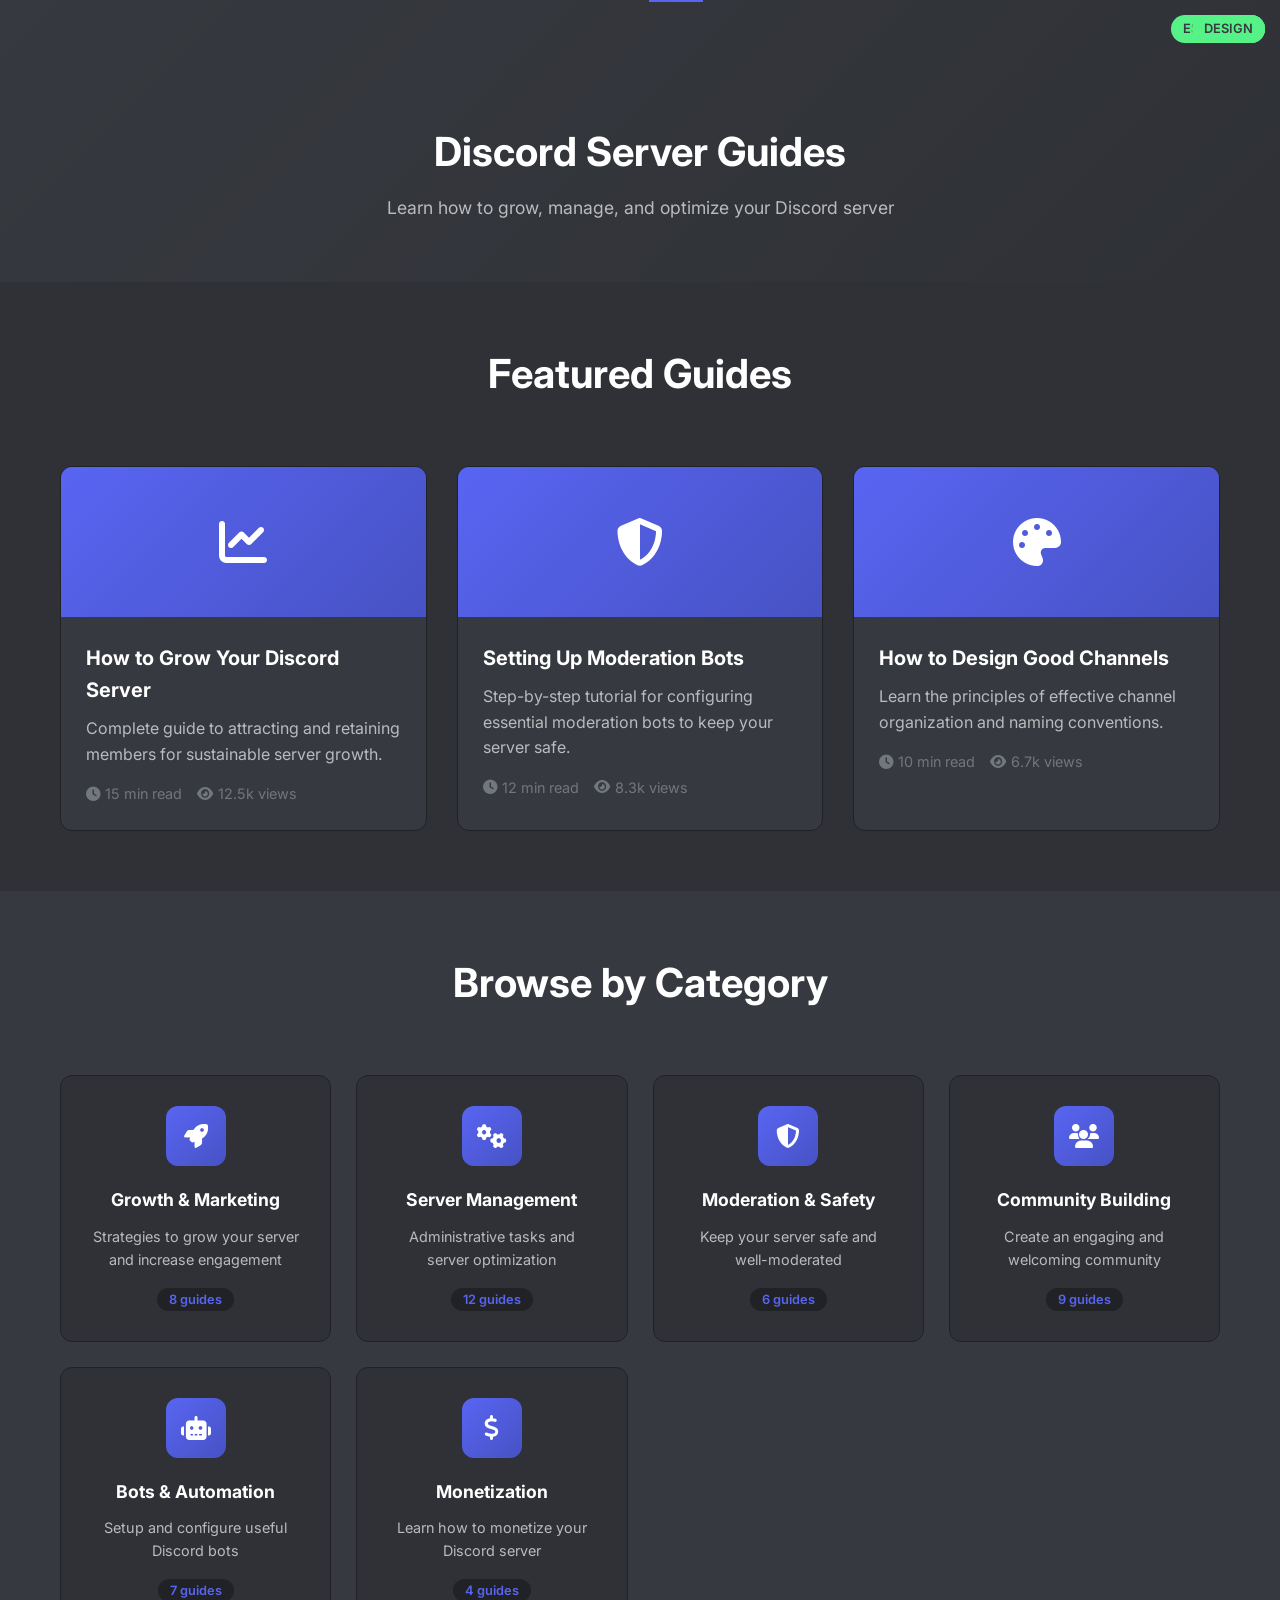
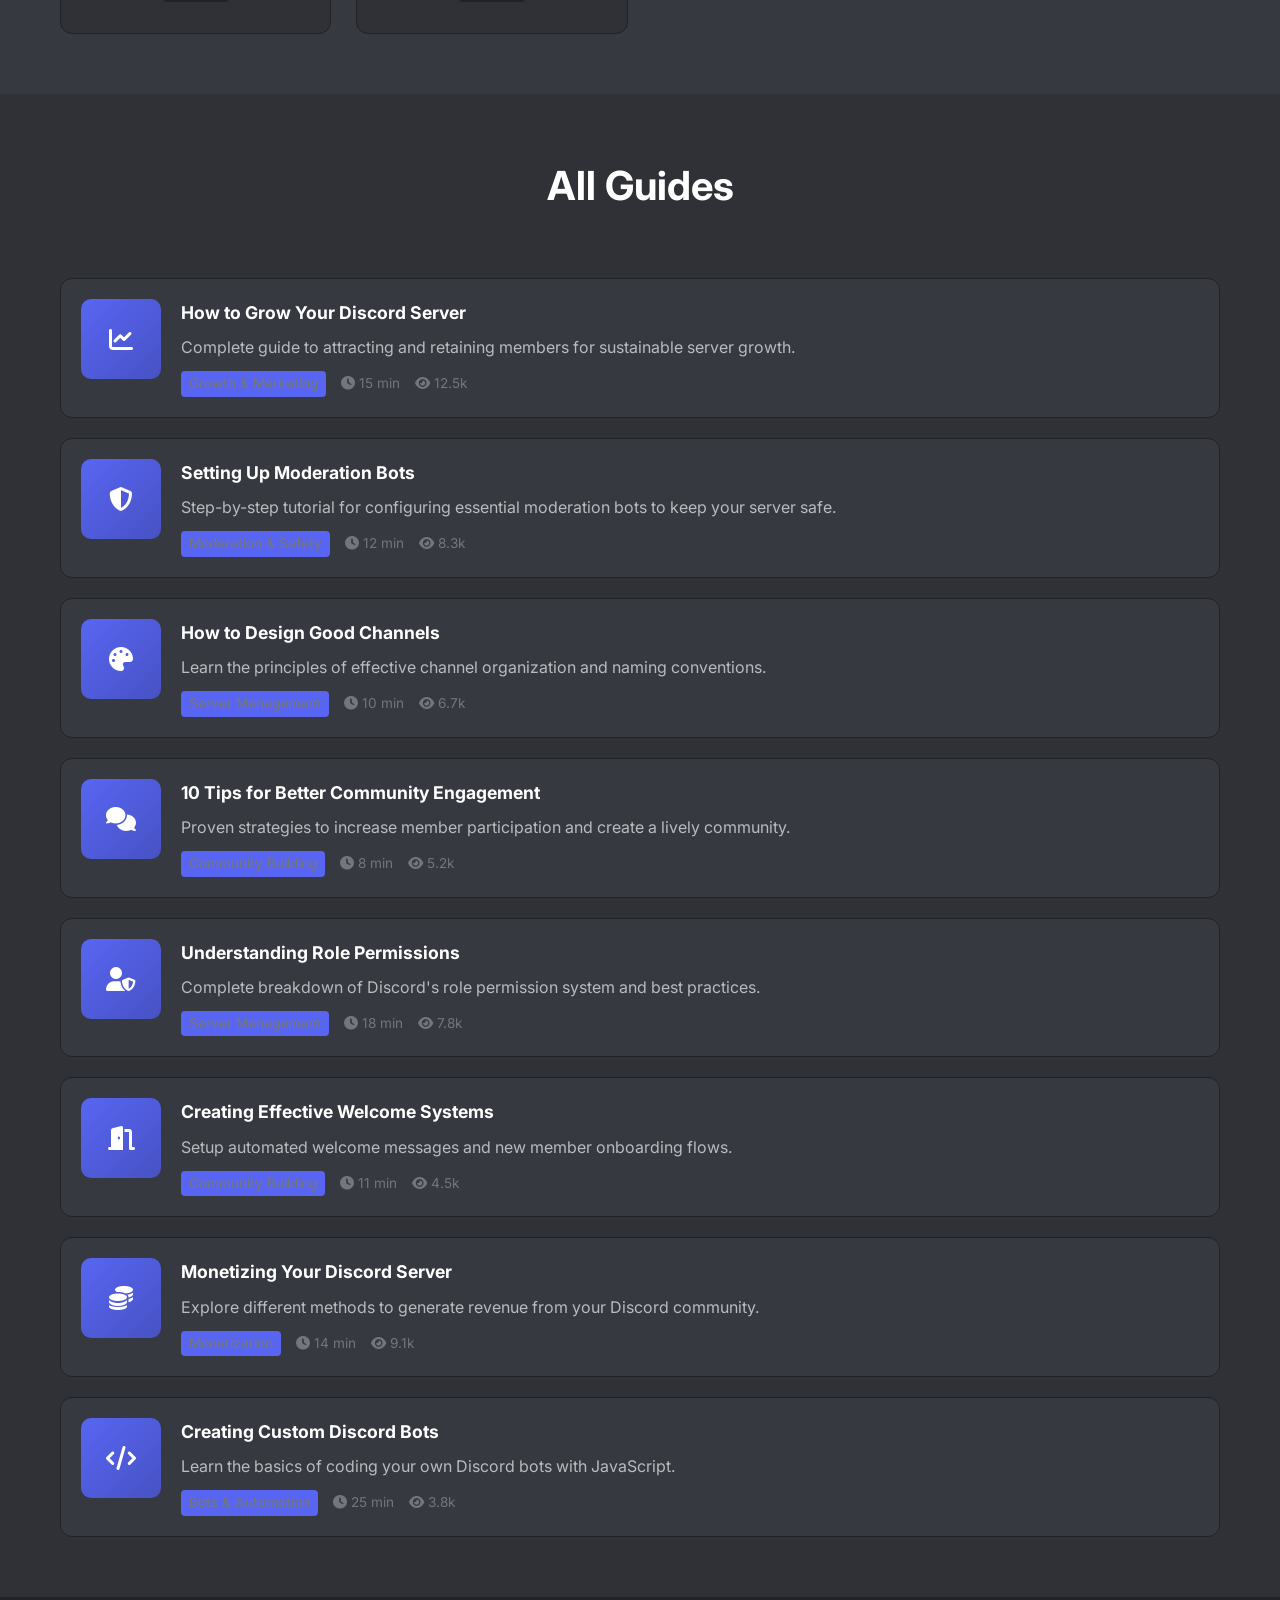
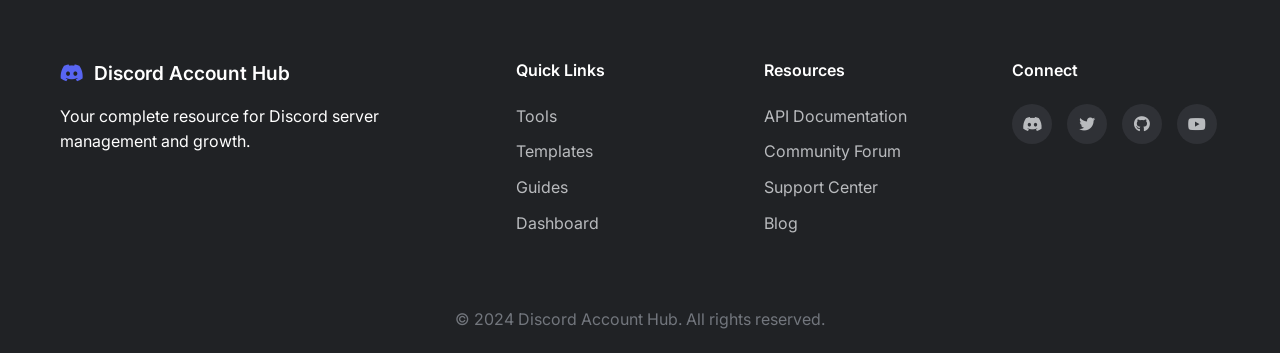
<file: guides.html>
<!DOCTYPE html>
<html lang="en">
<head>
    <meta charset="UTF-8">
    <meta name="viewport" content="width=device-width, initial-scale=1.0">
    <title>Guides - Discord Account Hub</title>
    <link rel="stylesheet" href="styles.css">
    <link rel="preconnect" href="https://fonts.googleapis.com">
    <link rel="preconnect" href="https://fonts.gstatic.com" crossorigin>
    <link href="https://fonts.googleapis.com/css2?family=Inter:wght@300;400;500;600;700;800&display=swap" rel="stylesheet">
    <link rel="stylesheet" href="https://cdnjs.cloudflare.com/ajax/libs/font-awesome/6.4.0/css/all.min.css">
</head>
<body>
    <!-- Navigation -->
    <nav class="navbar">
        <div class="nav-container">
            <div class="nav-logo">
                <i class="fab fa-discord"></i>
                <span>Discord Account Hub</span>
            </div>
            <div class="nav-menu">
                <a href="index.html" class="nav-link">Home</a>
                <a href="tools.html" class="nav-link">Tools</a>
                <a href="templates.html" class="nav-link">Templates</a>
                <a href="guides.html" class="nav-link active">Guides</a>
                <a href="dashboard.html" class="nav-link">Dashboard</a>
            </div>
            <div class="nav-actions">
                <div class="search-bar">
                    <input type="text" placeholder="Search guides...">
                    <i class="fas fa-search"></i>
                </div>
                <button class="login-btn">
                    <i class="fab fa-discord"></i>
                    Login
                </button>
                <div class="hamburger">
                    <span></span>
                    <span></span>
                    <span></span>
                </div>
            </div>
        </div>
    </nav>

    <!-- Hero Section -->
    <section class="page-hero">
        <div class="container">
            <h1 class="page-title">Discord Server Guides</h1>
            <p class="page-subtitle">Learn how to grow, manage, and optimize your Discord server</p>
        </div>
    </section>

    <!-- Featured Guides -->
    <section class="featured-guides">
        <div class="container">
            <h2 class="section-title">Featured Guides</h2>
            <div class="featured-grid">
                <div class="featured-card" onclick="openGuide('server-growth')">
                    <div class="featured-image">
                        <i class="fas fa-chart-line"></i>
                    </div>
                    <div class="featured-content">
                        <div class="featured-badge">Popular</div>
                        <h3>How to Grow Your Discord Server</h3>
                        <p>Complete guide to attracting and retaining members for sustainable server growth.</p>
                        <div class="featured-meta">
                            <span><i class="fas fa-clock"></i> 15 min read</span>
                            <span><i class="fas fa-eye"></i> 12.5k views</span>
                        </div>
                    </div>
                </div>

                <div class="featured-card" onclick="openGuide('moderation-bots')">
                    <div class="featured-image">
                        <i class="fas fa-shield-alt"></i>
                    </div>
                    <div class="featured-content">
                        <div class="featured-badge">Essential</div>
                        <h3>Setting Up Moderation Bots</h3>
                        <p>Step-by-step tutorial for configuring essential moderation bots to keep your server safe.</p>
                        <div class="featured-meta">
                            <span><i class="fas fa-clock"></i> 12 min read</span>
                            <span><i class="fas fa-eye"></i> 8.3k views</span>
                        </div>
                    </div>
                </div>

                <div class="featured-card" onclick="openGuide('channel-design')">
                    <div class="featured-image">
                        <i class="fas fa-palette"></i>
                    </div>
                    <div class="featured-content">
                        <div class="featured-badge">Design</div>
                        <h3>How to Design Good Channels</h3>
                        <p>Learn the principles of effective channel organization and naming conventions.</p>
                        <div class="featured-meta">
                            <span><i class="fas fa-clock"></i> 10 min read</span>
                            <span><i class="fas fa-eye"></i> 6.7k views</span>
                        </div>
                    </div>
                </div>
            </div>
        </div>
    </section>

    <!-- Guide Categories -->
    <section class="guide-categories">
        <div class="container">
            <h2 class="section-title">Browse by Category</h2>
            <div class="categories-grid">
                <div class="category-card" onclick="showCategoryGuides('growth')">
                    <div class="category-icon">
                        <i class="fas fa-rocket"></i>
                    </div>
                    <h3>Growth & Marketing</h3>
                    <p>Strategies to grow your server and increase engagement</p>
                    <span class="category-count">8 guides</span>
                </div>

                <div class="category-card" onclick="showCategoryGuides('management')">
                    <div class="category-icon">
                        <i class="fas fa-cogs"></i>
                    </div>
                    <h3>Server Management</h3>
                    <p>Administrative tasks and server optimization</p>
                    <span class="category-count">12 guides</span>
                </div>

                <div class="category-card" onclick="showCategoryGuides('moderation')">
                    <div class="category-icon">
                        <i class="fas fa-shield-alt"></i>
                    </div>
                    <h3>Moderation & Safety</h3>
                    <p>Keep your server safe and well-moderated</p>
                    <span class="category-count">6 guides</span>
                </div>

                <div class="category-card" onclick="showCategoryGuides('community')">
                    <div class="category-icon">
                        <i class="fas fa-users"></i>
                    </div>
                    <h3>Community Building</h3>
                    <p>Create an engaging and welcoming community</p>
                    <span class="category-count">9 guides</span>
                </div>

                <div class="category-card" onclick="showCategoryGuides('bots')">
                    <div class="category-icon">
                        <i class="fas fa-robot"></i>
                    </div>
                    <h3>Bots & Automation</h3>
                    <p>Setup and configure useful Discord bots</p>
                    <span class="category-count">7 guides</span>
                </div>

                <div class="category-card" onclick="showCategoryGuides('monetization')">
                    <div class="category-icon">
                        <i class="fas fa-dollar-sign"></i>
                    </div>
                    <h3>Monetization</h3>
                    <p>Learn how to monetize your Discord server</p>
                    <span class="category-count">4 guides</span>
                </div>
            </div>
        </div>
    </section>

    <!-- All Guides -->
    <section class="all-guides">
        <div class="container">
            <h2 class="section-title">All Guides</h2>
            <div class="guides-list">
                <div class="guide-item" onclick="openGuide('server-growth')">
                    <div class="guide-image">
                        <i class="fas fa-chart-line"></i>
                    </div>
                    <div class="guide-content">
                        <h3>How to Grow Your Discord Server</h3>
                        <p>Complete guide to attracting and retaining members for sustainable server growth.</p>
                        <div class="guide-meta">
                            <span class="guide-category">Growth & Marketing</span>
                            <span><i class="fas fa-clock"></i> 15 min</span>
                            <span><i class="fas fa-eye"></i> 12.5k</span>
                        </div>
                    </div>
                </div>

                <div class="guide-item" onclick="openGuide('moderation-bots')">
                    <div class="guide-image">
                        <i class="fas fa-shield-alt"></i>
                    </div>
                    <div class="guide-content">
                        <h3>Setting Up Moderation Bots</h3>
                        <p>Step-by-step tutorial for configuring essential moderation bots to keep your server safe.</p>
                        <div class="guide-meta">
                            <span class="guide-category">Moderation & Safety</span>
                            <span><i class="fas fa-clock"></i> 12 min</span>
                            <span><i class="fas fa-eye"></i> 8.3k</span>
                        </div>
                    </div>
                </div>

                <div class="guide-item" onclick="openGuide('channel-design')">
                    <div class="guide-image">
                        <i class="fas fa-palette"></i>
                    </div>
                    <div class="guide-content">
                        <h3>How to Design Good Channels</h3>
                        <p>Learn the principles of effective channel organization and naming conventions.</p>
                        <div class="guide-meta">
                            <span class="guide-category">Server Management</span>
                            <span><i class="fas fa-clock"></i> 10 min</span>
                            <span><i class="fas fa-eye"></i> 6.7k</span>
                        </div>
                    </div>
                </div>

                <div class="guide-item" onclick="openGuide('engagement-tips')">
                    <div class="guide-image">
                        <i class="fas fa-comments"></i>
                    </div>
                    <div class="guide-content">
                        <h3>10 Tips for Better Community Engagement</h3>
                        <p>Proven strategies to increase member participation and create a lively community.</p>
                        <div class="guide-meta">
                            <span class="guide-category">Community Building</span>
                            <span><i class="fas fa-clock"></i> 8 min</span>
                            <span><i class="fas fa-eye"></i> 5.2k</span>
                        </div>
                    </div>
                </div>

                <div class="guide-item" onclick="openGuide('role-permissions')">
                    <div class="guide-image">
                        <i class="fas fa-user-shield"></i>
                    </div>
                    <div class="guide-content">
                        <h3>Understanding Role Permissions</h3>
                        <p>Complete breakdown of Discord's role permission system and best practices.</p>
                        <div class="guide-meta">
                            <span class="guide-category">Server Management</span>
                            <span><i class="fas fa-clock"></i> 18 min</span>
                            <span><i class="fas fa-eye"></i> 7.8k</span>
                        </div>
                    </div>
                </div>

                <div class="guide-item" onclick="openGuide('welcome-systems')">
                    <div class="guide-image">
                        <i class="fas fa-door-open"></i>
                    </div>
                    <div class="guide-content">
                        <h3>Creating Effective Welcome Systems</h3>
                        <p>Setup automated welcome messages and new member onboarding flows.</p>
                        <div class="guide-meta">
                            <span class="guide-category">Community Building</span>
                            <span><i class="fas fa-clock"></i> 11 min</span>
                            <span><i class="fas fa-eye"></i> 4.5k</span>
                        </div>
                    </div>
                </div>

                <div class="guide-item" onclick="openGuide('monetization')">
                    <div class="guide-image">
                        <i class="fas fa-coins"></i>
                    </div>
                    <div class="guide-content">
                        <h3>Monetizing Your Discord Server</h3>
                        <p>Explore different methods to generate revenue from your Discord community.</p>
                        <div class="guide-meta">
                            <span class="guide-category">Monetization</span>
                            <span><i class="fas fa-clock"></i> 14 min</span>
                            <span><i class="fas fa-eye"></i> 9.1k</span>
                        </div>
                    </div>
                </div>

                <div class="guide-item" onclick="openGuide('custom-bots')">
                    <div class="guide-image">
                        <i class="fas fa-code"></i>
                    </div>
                    <div class="guide-content">
                        <h3>Creating Custom Discord Bots</h3>
                        <p>Learn the basics of coding your own Discord bots with JavaScript.</p>
                        <div class="guide-meta">
                            <span class="guide-category">Bots & Automation</span>
                            <span><i class="fas fa-clock"></i> 25 min</span>
                            <span><i class="fas fa-eye"></i> 3.8k</span>
                        </div>
                    </div>
                </div>
            </div>
        </div>
    </section>

    <!-- Guide Content Modal -->
    <div id="guideModal" class="modal">
        <div class="modal-content guide-modal">
            <div class="modal-header">
                <h2 id="guideTitle">Guide Title</h2>
                <button class="modal-close" onclick="closeGuideModal()">
                    <i class="fas fa-times"></i>
                </button>
            </div>
            <div class="modal-body" id="guideContent">
                <!-- Guide content will be inserted here -->
            </div>
            <div class="modal-footer">
                <button class="btn btn-secondary" onclick="closeGuideModal()">Close</button>
            </div>
        </div>
    </div>

    <!-- Footer -->
    <footer class="footer">
        <div class="container">
            <div class="footer-content">
                <div class="footer-section">
                    <div class="footer-logo">
                        <i class="fab fa-discord"></i>
                        <span>Discord Account Hub</span>
                    </div>
                    <p>Your complete resource for Discord server management and growth.</p>
                </div>
                <div class="footer-section">
                    <h4>Quick Links</h4>
                    <ul>
                        <li><a href="tools.html">Tools</a></li>
                        <li><a href="templates.html">Templates</a></li>
                        <li><a href="guides.html">Guides</a></li>
                        <li><a href="dashboard.html">Dashboard</a></li>
                    </ul>
                </div>
                <div class="footer-section">
                    <h4>Resources</h4>
                    <ul>
                        <li><a href="#">API Documentation</a></li>
                        <li><a href="#">Community Forum</a></li>
                        <li><a href="#">Support Center</a></li>
                        <li><a href="#">Blog</a></li>
                    </ul>
                </div>
                <div class="footer-section">
                    <h4>Connect</h4>
                    <div class="social-links">
                        <a href="#"><i class="fab fa-discord"></i></a>
                        <a href="#"><i class="fab fa-twitter"></i></a>
                        <a href="#"><i class="fab fa-github"></i></a>
                        <a href="#"><i class="fab fa-youtube"></i></a>
                    </div>
                </div>
            </div>
            <div class="footer-bottom">
                <p>&copy; 2024 Discord Account Hub. All rights reserved.</p>
            </div>
        </div>
    </footer>

    <script src="script.js"></script>
    <script>
        // Guide content data
        const guideContent = {
            'server-growth': {
                title: 'How to Grow Your Discord Server',
                content: `
                    <div class="guide-section">
                        <h3>1. Define Your Server's Purpose</h3>
                        <p>Before you can grow your server, you need to clearly define what it's about and who it's for. A focused server is easier to market and more attractive to the right audience.</p>
                        <ul>
                            <li>Identify your target audience</li>
                            <li>Define your unique value proposition</li>
                            <li>Create clear server rules and guidelines</li>
                        </ul>
                    </div>
                    
                    <div class="guide-section">
                        <h3>2. Optimize Your Server Setup</h3>
                        <p>A well-organized server is crucial for retention. New members should be able to easily understand the structure and find relevant channels.</p>
                        <ul>
                            <li>Create a clear channel hierarchy</li>
                            <li>Set up welcome channels and rules</li>
                            <li>Configure role systems properly</li>
                            <li>Add essential bots for moderation and engagement</li>
                        </ul>
                    </div>
                    
                    <div class="guide-section">
                        <h3>3. Promote Your Server</h3>
                        <p>Once your server is ready, it's time to promote it. Here are effective strategies:</p>
                        <ul>
                            <li>Share on social media platforms</li>
                            <li>List your server on Discord directory websites</li>
                            <li>Collaborate with other server owners</li>
                            <li>Create engaging content related to your server's topic</li>
                        </ul>
                    </div>
                    
                    <div class="guide-section">
                        <h3>4. Engage Your Community</h3>
                        <p>Keeping members engaged is key to sustainable growth. Here's how:</p>
                        <ul>
                            <li>Host regular events and activities</li>
                            <li>Create discussion prompts and questions</li>
                            <li>Recognize and reward active members</li>
                            <li>Listen to community feedback</li>
                        </ul>
                    </div>
                `
            },
            'moderation-bots': {
                title: 'Setting Up Moderation Bots',
                content: `
                    <div class="guide-section">
                        <h3>1. Choose the Right Moderation Bot</h3>
                        <p>Popular moderation bots include Dyno, MEE6, and Carl-bot. Each has different features and strengths.</p>
                        <ul>
                            <li><strong>Dyno:</strong> Comprehensive moderation with custom commands</li>
                            <li><strong>MEE6:</strong> Great for leveling and automated moderation</li>
                            <li><strong>Carl-bot:</strong> Advanced reaction roles and logging</li>
                        </ul>
                    </div>
                    
                    <div class="guide-section">
                        <h3>2. Basic Setup Steps</h3>
                        <ol>
                            <li>Invite the bot to your server with proper permissions</li>
                            <li>Configure the bot's dashboard settings</li>
                            <li>Set up moderation commands and automod</li>
                            <li>Create custom commands for your server</li>
                            <li>Test all features before going live</li>
                        </ol>
                    </div>
                    
                    <div class="guide-section">
                        <h3>3. Essential Moderation Features</h3>
                        <ul>
                            <li>Auto-moderation for spam and inappropriate content</li>
                            <li>Warning and strike systems</li>
                            <li>Logging of all moderator actions</li>
                            <li>Custom welcome and goodbye messages</li>
                            <li>Slow mode and flood protection</li>
                        </ul>
                    </div>
                `
            },
            'channel-design': {
                title: 'How to Design Good Channels',
                content: `
                    <div class="guide-section">
                        <h3>1. Channel Categories</h3>
                        <p>Organize your channels into logical categories to keep things tidy:</p>
                        <ul>
                            <li><strong>Information:</strong> Rules, announcements, welcome</li>
                            <li><strong>General:</strong> Main chat areas</li>
                            <li><strong>Topics:</strong> Specific subject channels</li>
                            <li><strong>Voice:</strong> Voice chat categories</li>
                            <li><strong>Staff:</strong> Private staff channels</li>
                        </ul>
                    </div>
                    
                    <div class="guide-section">
                        <h3>2. Naming Conventions</h3>
                        <p>Consistent naming makes your server easier to navigate:</p>
                        <ul>
                            <li>Use emojis to categorize channels (💬 for text, 🔊 for voice)</li>
                            <li>Keep names short and descriptive</li>
                            <li>Use consistent formatting (e.g., all lowercase or title case)</li>
                            <li>Group related channels together</li>
                        </ul>
                    </div>
                    
                    <div class="guide-section">
                        <h3>3. Channel Permissions</h3>
                        <p>Set up proper permissions to control access:</p>
                        <ul>
                            <li>Restrict certain channels to specific roles</li>
                            <li>Create read-only announcement channels</li>
                            <li>Set up private staff channels</li>
                            <li>Use channel overwrites for fine-tuned control</li>
                        </ul>
                    </div>
                `
            },
            'social-media-promotion': {
                title: 'Social Media Promotion Strategies',
                content: `
                    <div class="guide-section">
                        <h3>1. Choose the Right Platforms</h3>
                        <p>Focus on platforms where your target audience spends their time.</p>
                        <ul>
                            <li>Twitter/X for quick updates and community interaction</li>
                            <li>Instagram for visual content and stories</li>
                            <li>TikTok for short-form video content</li>
                            <li>Reddit for niche community engagement</li>
                        </ul>
                    </div>
                    
                    <div class="guide-section">
                        <h3>2. Create Compelling Content</h3>
                        <p>Showcase the value of joining your Discord server.</p>
                        <ul>
                            <li>Share highlights from your server</li>
                            <li>Create educational content related to your niche</li>
                            <li>Use memes and trending formats</li>
                            <li>Post consistently and at optimal times</li>
                        </ul>
                    </div>
                `,
                category: 'growth'
            },
            'collaboration-growth': {
                title: 'Collaborating for Growth',
                content: `
                    <div class="guide-section">
                        <h3>1. Find Collaboration Partners</h3>
                        <p>Partnering with other server owners can dramatically boost your growth.</p>
                        <ul>
                            <li>Look for servers with similar target audiences</li>
                            <li>Choose partners with complementary content</li>
                            <li>Reach out with specific collaboration ideas</li>
                            <li>Build genuine relationships before proposing partnerships</li>
                        </ul>
                    </div>
                    
                    <div class="guide-section">
                        <h3>2. Types of Collaborations</h3>
                        <p>Different collaboration strategies work for different goals.</p>
                        <ul>
                            <li>Cross-promotion in announcements</li>
                            <li>Joint events and giveaways</li>
                            <li>Guest appearances in each other's servers</li>
                            <li>Shared content creation</li>
                        </ul>
                    </div>
                `,
                category: 'growth'
            },
            'automated-moderation': {
                title: 'Advanced Automated Moderation',
                content: `
                    <div class="guide-section">
                        <h3>1. Setting Up Auto-Moderation</h3>
                        <p>Configure your bots to automatically handle common issues.</p>
                        <ul>
                            <li>Set up keyword filters for inappropriate content</li>
                            <li>Configure anti-spam measures</li>
                            <li>Enable raid protection</li>
                            <li>Set up automatic punishments for violations</li>
                        </ul>
                    </div>
                    
                    <div class="guide-section">
                        <h3>2. Creating Moderation Workflows</h3>
                        <p>Establish clear procedures for different types of violations.</p>
                        <ul>
                            <li>Define warning levels and consequences</li>
                            <li>Create appeal processes</li>
                            <li>Set up moderator escalation procedures</li>
                            <li>Document all moderation policies</li>
                        </ul>
                    </div>
                `,
                category: 'moderation'
            },
            'role-permissions': {
                title: 'Understanding Role Permissions',
                content: `
                    <div class="guide-section">
                        <h3>1. Role Hierarchy Basics</h3>
                        <p>Discord roles work on a hierarchy system. Higher roles can manage lower roles.</p>
                        <ul>
                            <li>Drag roles to reorder them in the hierarchy</li>
                            <li>Top roles have all permissions of lower roles</li>
                            <li>Use @everyone as the base role with minimal permissions</li>
                            <li>Create separate roles for different permission levels</li>
                        </ul>
                    </div>
                    
                    <div class="guide-section">
                        <h3>2. Essential Role Permissions</h3>
                        <p>Understanding key permissions helps you secure your server.</p>
                        <ul>
                            <li><strong>Administrator:</strong> Grants all permissions (use sparingly)</li>
                            <li><strong>Manage Server:</strong> Can change server settings</li>
                            <li><strong>Manage Roles:</strong> Can create and modify roles</li>
                            <li><strong>Kick/Ban Members:</strong> Can remove members from server</li>
                        </ul>
                    </div>
                `,
                category: 'management'
            },
            'engagement-tips': {
                title: '10 Tips for Better Community Engagement',
                content: `
                    <div class="guide-section">
                        <h3>1. Create Welcome Experiences</h3>
                        <p>First impressions matter for new members.</p>
                        <ul>
                            <li>Set up custom welcome messages</li>
                            <li>Create introduction channels</li>
                            <li>Assign new member roles automatically</li>
                            <li>Provide clear next steps for new members</li>
                        </ul>
                    </div>
                    
                    <div class="guide-section">
                        <h3>2. Regular Activities</h3>
                        <p>Keep your community active with consistent events.</p>
                        <ul>
                            <li>Host weekly game nights</li>
                            <li>Run monthly giveaways</li>
                            <li>Create discussion prompts</li>
                            <li>Organize community projects</li>
                        </ul>
                    </div>
                `,
                category: 'community'
            },
            'welcome-systems': {
                title: 'Creating Effective Welcome Systems',
                content: `
                    <div class="guide-section">
                        <h3>1. Welcome Channel Setup</h3>
                        <p>Design a welcoming experience for new members.</p>
                        <ul>
                            <li>Create a dedicated welcome channel</li>
                            <li>Set up welcome messages with a bot</li>
                            <li>Include rules and important links</li>
                            <li>Add reaction roles for self-assignment</li>
                        </ul>
                    </div>
                    
                    <div class="guide-section">
                        <h3>2. Onboarding Process</h3>
                        <p>Guide new members through your server effectively.</p>
                        <ul>
                            <li>Create a new member guide</li>
                            <li>Set up milestone roles</li>
                            <li>Provide channel descriptions</li>
                            <li>Offer help and support channels</li>
                        </ul>
                    </div>
                `,
                category: 'community'
            },
            'custom-bots': {
                title: 'Creating Custom Discord Bots',
                content: `
                    <div class="guide-section">
                        <h3>1. Getting Started with Bot Development</h3>
                        <p>Learn the basics of creating your own Discord bot.</p>
                        <ul>
                            <li>Choose a programming language (JavaScript/Node.js recommended)</li>
                            <li>Create a Discord application in the Developer Portal</li>
                            <li>Get your bot token and invite link</li>
                            <li>Set up your development environment</li>
                        </ul>
                    </div>
                    
                    <div class="guide-section">
                        <h3>2. Essential Bot Features</h3>
                        <p>Start with these fundamental bot capabilities.</p>
                        <ul>
                            <li>Message handling and responses</li>
                            <li>Command processing with prefixes</li>
                            <li>Role and permission management</li>
                            <li>Database integration for data storage</li>
                        </ul>
                    </div>
                `,
                category: 'bots'
            },
            'bot-automation': {
                title: 'Bot Automation Best Practices',
                content: `
                    <div class="guide-section">
                        <h3>1. Choosing the Right Bots</h3>
                        <p>Select bots that match your server's needs.</p>
                        <ul>
                            <li>Consider your server size and activity level</li>
                            <li>Check bot reviews and reliability</li>
                            <li>Ensure bots have necessary permissions</li>
                            <li>Test bots before full deployment</li>
                        </ul>
                    </div>
                    
                    <div class="guide-section">
                        <h3>2. Automation Workflows</h3>
                        <p>Set up efficient automated processes.</p>
                        <ul>
                            <li>Configure auto-moderation rules</li>
                            <li>Set up scheduled announcements</li>
                            <li>Create automated role assignments</li>
                            <li>Implement backup and logging systems</li>
                        </ul>
                    </div>
                `,
                category: 'bots'
            },
            'monetization': {
                title: 'Monetizing Your Discord Server',
                content: `
                    <div class="guide-section">
                        <h3>1. Premium Memberships</h3>
                        <p>Offer exclusive benefits to paying members.</p>
                        <ul>
                            <li>Create tiered membership levels</li>
                            <li>Offer exclusive channels and roles</li>
                            <li>Provide special perks and features</li>
                            <li>Set up recurring payment systems</li>
                        </ul>
                    </div>
                    
                    <div class="guide-section">
                        <h3>2. Other Monetization Methods</h3>
                        <p>Explore diverse revenue streams.</p>
                        <ul>
                            <li>Sell digital products or services</li>
                            <li>Offer consulting or coaching</li>
                            <li>Create paid events or workshops</li>
                            <li>Use affiliate marketing partnerships</li>
                        </ul>
                    </div>
                `,
                category: 'monetization'
            },
            'donation-systems': {
                title: 'Setting Up Donation Systems',
                content: `
                    <div class="guide-section">
                        <h3>1. Donation Platform Setup</h3>
                        <p>Choose the right platform for receiving donations.</p>
                        <ul>
                            <li>Research popular donation platforms</li>
                            <li>Compare fees and features</li>
                            <li>Set up secure payment processing</li>
                            <li>Create clear donation tiers and rewards</li>
                        </ul>
                    </div>
                    
                    <div class="guide-section">
                        <h3>2. Encouraging Donations</h3>
                        <p>Motivate your community to support your server.</p>
                        <ul>
                            <li>Show appreciation for donors</li>
                            <li>Offer exclusive donor perks</li>
                            <li>Be transparent about fund usage</li>
                            <li>Create regular donation campaigns</li>
                        </ul>
                    </div>
                `,
                category: 'monetization'
            }
        };

        // Function to show guides by category
        function showCategoryGuides(category) {
            const allGuidesSection = document.querySelector('.all-guides');
            const guidesList = document.querySelector('.guides-list');
            
            // Filter guides by category
            const categoryGuides = Object.entries(guideContent)
                .filter(([id, guide]) => guide.category === category)
                .map(([id, guide]) => ({ id, ...guide }));
            
            // Clear current guides
            guidesList.innerHTML = '';
            
            // Add category guides in order
            categoryGuides.forEach((guide, index) => {
                const guideItem = document.createElement('div');
                guideItem.className = 'guide-item';
                guideItem.onclick = () => openGuide(guide.id);
                
                guideItem.innerHTML = `
                    <div class="guide-image">
                        <i class="fas fa-book"></i>
                    </div>
                    <div class="guide-content">
                        <h3>${index + 1}. ${guide.title}</h3>
                        <p>Click to read this comprehensive guide on ${guide.title.toLowerCase()}.</p>
                        <div class="guide-meta">
                            <span class="guide-category">${getCategoryName(category)}</span>
                            <span><i class="fas fa-clock"></i> ${Math.floor(Math.random() * 20 + 5)} min</span>
                            <span><i class="fas fa-eye"></i> ${Math.floor(Math.random() * 10 + 1)}k</span>
                        </div>
                    </div>
                `;
                
                guidesList.appendChild(guideItem);
            });
            
            // Scroll to guides section
            allGuidesSection.scrollIntoView({ behavior: 'smooth' });
            
            // Show notification
            showNotification(`Showing ${categoryGuides.length} guides for ${getCategoryName(category)}`, 'info');
        }
        
        function getCategoryName(category) {
            const names = {
                'growth': 'Growth & Marketing',
                'management': 'Server Management',
                'moderation': 'Moderation & Safety',
                'community': 'Community Building',
                'bots': 'Bots & Automation',
                'monetization': 'Monetization'
            };
            return names[category] || category;
        }

        function openGuide(guideId) {
            const modal = document.getElementById('guideModal');
            const titleElement = document.getElementById('guideTitle');
            const contentElement = document.getElementById('guideContent');
            
            const guide = guideContent[guideId];
            if (guide) {
                titleElement.textContent = guide.title;
                contentElement.innerHTML = guide.content;
                modal.style.display = 'flex';
            }
        }

        function closeGuideModal() {
            document.getElementById('guideModal').style.display = 'none';
        }

        // Close modal when clicking outside
        window.onclick = function(event) {
            const modal = document.getElementById('guideModal');
            if (event.target === modal) {
                closeGuideModal();
            }
        }
    </script>

    <style>
        .page-hero {
            padding: 120px 0 60px;
            background: linear-gradient(135deg, var(--bg-primary) 0%, var(--bg-secondary) 100%);
            text-align: center;
        }

        .page-title {
            font-size: 2.5rem;
            font-weight: 700;
            margin-bottom: 10px;
            color: var(--text-primary);
        }

        .page-subtitle {
            font-size: 1.1rem;
            color: var(--text-secondary);
        }

        /* Featured Guides */
        .featured-guides {
            padding: 60px 0;
            background-color: var(--bg-secondary);
        }

        .featured-grid {
            display: grid;
            grid-template-columns: repeat(auto-fit, minmax(350px, 1fr));
            gap: 30px;
        }

        .featured-card {
            background-color: var(--bg-primary);
            border: 1px solid var(--border-color);
            border-radius: 12px;
            overflow: hidden;
            cursor: pointer;
            transition: all 0.3s ease;
        }

        .featured-card:hover {
            transform: translateY(-5px);
            box-shadow: var(--shadow);
            border-color: var(--primary-color);
        }

        .featured-image {
            height: 150px;
            background: linear-gradient(135deg, var(--primary-color), var(--primary-hover));
            display: flex;
            align-items: center;
            justify-content: center;
            position: relative;
        }

        .featured-image i {
            font-size: 3rem;
            color: white;
        }

        .featured-badge {
            position: absolute;
            top: 15px;
            right: 15px;
            background-color: var(--secondary-color);
            color: var(--bg-primary);
            padding: 4px 12px;
            border-radius: 20px;
            font-size: 0.8rem;
            font-weight: 600;
            text-transform: uppercase;
        }

        .featured-content {
            padding: 25px;
        }

        .featured-content h3 {
            font-size: 1.25rem;
            margin-bottom: 10px;
            color: var(--text-primary);
        }

        .featured-content p {
            color: var(--text-secondary);
            margin-bottom: 15px;
            line-height: 1.6;
        }

        .featured-meta {
            display: flex;
            gap: 15px;
            font-size: 0.9rem;
            color: var(--text-muted);
        }

        .featured-meta span {
            display: flex;
            align-items: center;
            gap: 5px;
        }

        /* Categories */
        .guide-categories {
            padding: 60px 0;
        }

        .categories-grid {
            display: grid;
            grid-template-columns: repeat(auto-fit, minmax(250px, 1fr));
            gap: 25px;
        }

        .category-card {
            background-color: var(--bg-secondary);
            border: 1px solid var(--border-color);
            border-radius: 12px;
            padding: 30px;
            text-align: center;
            cursor: pointer;
            transition: all 0.3s ease;
            position: relative;
            overflow: hidden;
        }

        .category-card::before {
            content: '';
            position: absolute;
            top: 0;
            left: 0;
            right: 0;
            height: 3px;
            background: linear-gradient(90deg, var(--primary-color), var(--secondary-color));
            transform: scaleX(0);
            transition: transform 0.3s ease;
        }

        .category-card:hover::before {
            transform: scaleX(1);
        }

        .category-card:hover {
            transform: translateY(-3px);
            box-shadow: var(--shadow);
            border-color: var(--primary-color);
        }

        .category-icon {
            width: 60px;
            height: 60px;
            background: linear-gradient(135deg, var(--primary-color), var(--primary-hover));
            border-radius: 12px;
            display: flex;
            align-items: center;
            justify-content: center;
            margin: 0 auto 20px;
        }

        .category-icon i {
            font-size: 1.5rem;
            color: white;
        }

        .category-card h3 {
            font-size: 1.1rem;
            margin-bottom: 10px;
            color: var(--text-primary);
        }

        .category-card p {
            color: var(--text-secondary);
            margin-bottom: 15px;
            font-size: 0.9rem;
        }

        .category-count {
            background-color: var(--bg-tertiary);
            color: var(--primary-color);
            padding: 4px 12px;
            border-radius: 20px;
            font-size: 0.8rem;
            font-weight: 600;
        }

        /* All Guides */
        .all-guides {
            padding: 60px 0;
            background-color: var(--bg-secondary);
        }

        .guides-list {
            display: grid;
            gap: 20px;
        }

        .guide-item {
            background-color: var(--bg-primary);
            border: 1px solid var(--border-color);
            border-radius: 12px;
            padding: 20px;
            display: flex;
            gap: 20px;
            cursor: pointer;
            transition: all 0.3s ease;
        }

        .guide-item:hover {
            transform: translateX(5px);
            box-shadow: var(--shadow);
            border-color: var(--primary-color);
        }

        .guide-image {
            width: 80px;
            height: 80px;
            background: linear-gradient(135deg, var(--primary-color), var(--primary-hover));
            border-radius: 10px;
            display: flex;
            align-items: center;
            justify-content: center;
            flex-shrink: 0;
        }

        .guide-image i {
            font-size: 1.5rem;
            color: white;
        }

        .guide-content {
            flex: 1;
        }

        .guide-content h3 {
            font-size: 1.1rem;
            margin-bottom: 8px;
            color: var(--text-primary);
        }

        .guide-content p {
            color: var(--text-secondary);
            margin-bottom: 12px;
            line-height: 1.5;
        }

        .guide-meta {
            display: flex;
            gap: 15px;
            font-size: 0.85rem;
        }

        .guide-category {
            background-color: var(--primary-color);
            color: white;
            padding: 2px 8px;
            border-radius: 4px;
            font-weight: 500;
        }

        .guide-meta span {
            color: var(--text-muted);
            display: flex;
            align-items: center;
            gap: 4px;
        }

        /* Guide Modal */
        .modal {
            display: none;
            position: fixed;
            z-index: 10000;
            left: 0;
            top: 0;
            width: 100%;
            height: 100%;
            background-color: rgba(0, 0, 0, 0.8);
            align-items: center;
            justify-content: center;
            padding: 20px;
        }

        .modal-content {
            background-color: var(--bg-secondary);
            border: 1px solid var(--border-color);
            border-radius: 12px;
            max-width: 600px;
            width: 100%;
            max-height: 90vh;
            overflow-y: auto;
        }

        .modal-header {
            display: flex;
            justify-content: space-between;
            align-items: center;
            padding: 20px;
            border-bottom: 1px solid var(--border-color);
        }

        .modal-header h2 {
            color: var(--text-primary);
            margin: 0;
        }

        .modal-close {
            background: none;
            border: none;
            color: var(--text-muted);
            font-size: 1.5rem;
            cursor: pointer;
            padding: 5px;
        }

        .modal-close:hover {
            color: var(--text-primary);
        }

        .modal-body {
            padding: 20px;
        }

        .modal-footer {
            display: flex;
            gap: 10px;
            padding: 20px;
            border-top: 1px solid var(--border-color);
        }

        .guide-modal {
            max-width: 800px;
            max-height: 90vh;
        }

        .guide-section {
            margin-bottom: 30px;
        }

        .guide-section h3 {
            color: var(--text-primary);
            margin-bottom: 15px;
            font-size: 1.3rem;
        }

        .guide-section p {
            color: var(--text-secondary);
            line-height: 1.6;
            margin-bottom: 15px;
        }

        .guide-section ul,
        .guide-section ol {
            color: var(--text-secondary);
            line-height: 1.6;
            padding-left: 20px;
        }

        .guide-section li {
            margin-bottom: 8px;
        }

        .guide-section strong {
            color: var(--text-primary);
        }

        @media (max-width: 768px) {
            .featured-grid {
                grid-template-columns: 1fr;
            }

            .categories-grid {
                grid-template-columns: repeat(auto-fit, minmax(200px, 1fr));
            }

            .guide-item {
                flex-direction: column;
                text-align: center;
            }

            .guide-image {
                margin: 0 auto;
            }

            .guide-meta {
                justify-content: center;
                flex-wrap: wrap;
            }
        }
    </style>
</body>
</html>
</file>
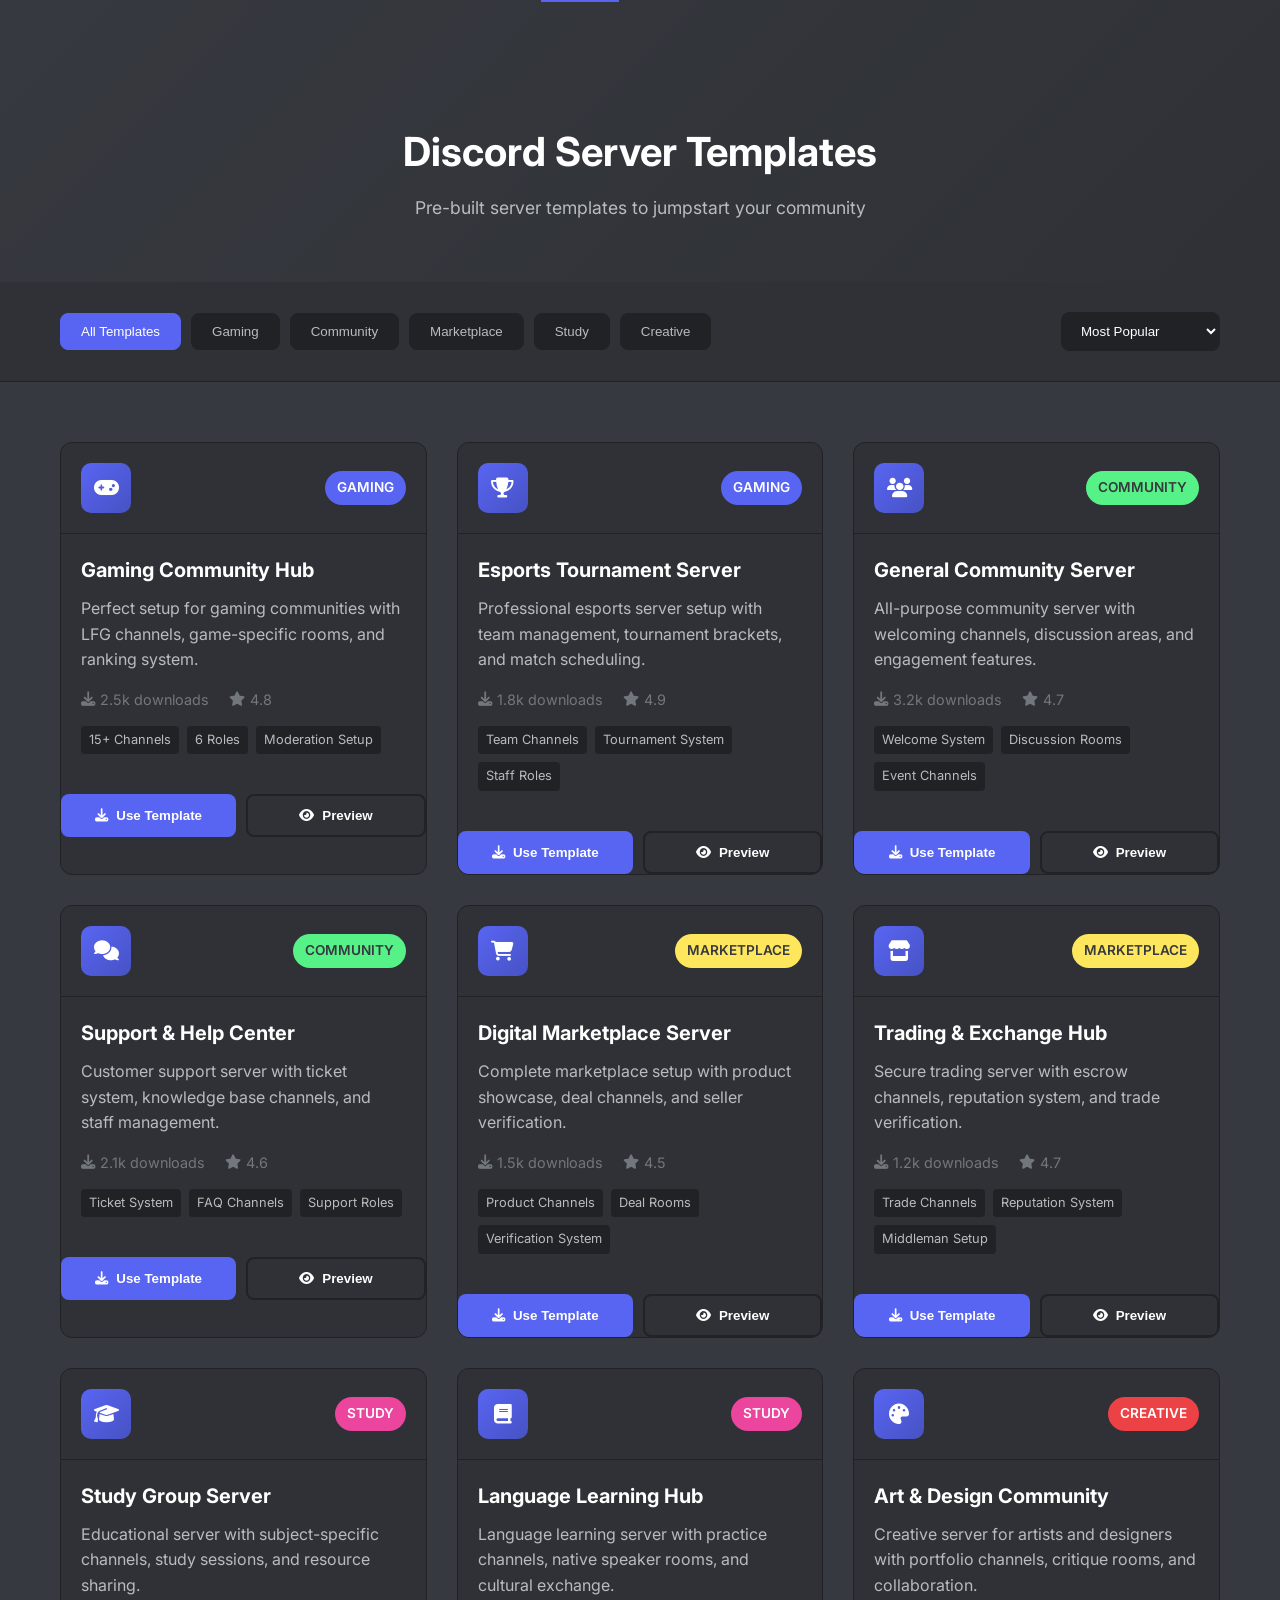
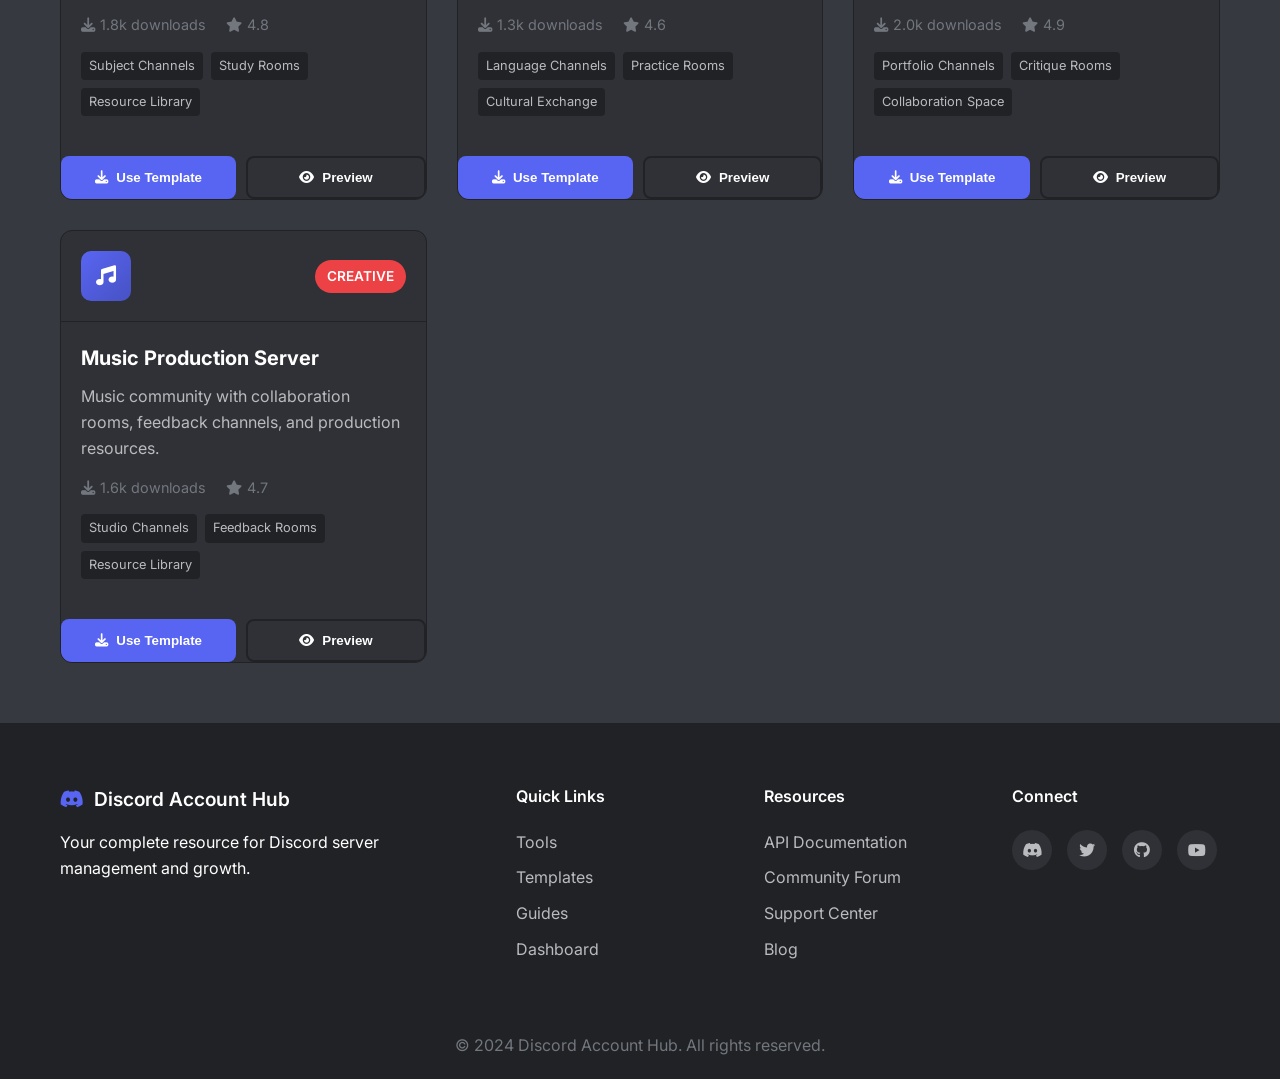
<file: templates.html>
<!DOCTYPE html>
<html lang="en">
<head>
    <meta charset="UTF-8">
    <meta name="viewport" content="width=device-width, initial-scale=1.0">
    <title>Templates - Discord Account Hub</title>
    <link rel="stylesheet" href="styles.css">
    <link rel="preconnect" href="https://fonts.googleapis.com">
    <link rel="preconnect" href="https://fonts.gstatic.com" crossorigin>
    <link href="https://fonts.googleapis.com/css2?family=Inter:wght@300;400;500;600;700;800&display=swap" rel="stylesheet">
    <link rel="stylesheet" href="https://cdnjs.cloudflare.com/ajax/libs/font-awesome/6.4.0/css/all.min.css">
</head>
<body>
    <!-- Navigation -->
    <nav class="navbar">
        <div class="nav-container">
            <div class="nav-logo">
                <i class="fab fa-discord"></i>
                <span>Discord Account Hub</span>
            </div>
            <div class="nav-menu">
                <a href="index.html" class="nav-link">Home</a>
                <a href="tools.html" class="nav-link">Tools</a>
                <a href="templates.html" class="nav-link active">Templates</a>
                <a href="guides.html" class="nav-link">Guides</a>
                <a href="dashboard.html" class="nav-link">Dashboard</a>
            </div>
            <div class="nav-actions">
                <div class="search-bar">
                    <input type="text" placeholder="Search templates...">
                    <i class="fas fa-search"></i>
                </div>
                <button class="login-btn">
                    <i class="fab fa-discord"></i>
                    Login
                </button>
                <div class="hamburger">
                    <span></span>
                    <span></span>
                    <span></span>
                </div>
            </div>
        </div>
    </nav>

    <!-- Hero Section -->
    <section class="page-hero">
        <div class="container">
            <h1 class="page-title">Discord Server Templates</h1>
            <p class="page-subtitle">Pre-built server templates to jumpstart your community</p>
        </div>
    </section>

    <!-- Filter Section -->
    <section class="filter-section">
        <div class="container">
            <div class="filter-controls">
                <div class="filter-tabs">
                    <button class="filter-tab active" data-category="all">All Templates</button>
                    <button class="filter-tab" data-category="gaming">Gaming</button>
                    <button class="filter-tab" data-category="community">Community</button>
                    <button class="filter-tab" data-category="marketplace">Marketplace</button>
                    <button class="filter-tab" data-category="study">Study</button>
                    <button class="filter-tab" data-category="creative">Creative</button>
                </div>
                <div class="filter-sort">
                    <select class="sort-select">
                        <option value="popular">Most Popular</option>
                        <option value="newest">Newest First</option>
                        <option value="name">Name A-Z</option>
                        <option value="downloads">Most Downloaded</option>
                    </select>
                </div>
            </div>
        </div>
    </section>

    <!-- Templates Grid -->
    <section class="templates-section">
        <div class="container">
            <div class="templates-grid">
                <!-- Gaming Templates -->
                <div class="template-card" data-category="gaming">
                    <div class="template-header">
                        <div class="template-icon">
                            <i class="fas fa-gamepad"></i>
                        </div>
                        <div class="template-badge gaming">Gaming</div>
                    </div>
                    <div class="template-content">
                        <h3>Gaming Community Hub</h3>
                        <p>Perfect setup for gaming communities with LFG channels, game-specific rooms, and ranking system.</p>
                        <div class="template-stats">
                            <span><i class="fas fa-download"></i> 2.5k downloads</span>
                            <span><i class="fas fa-star"></i> 4.8</span>
                        </div>
                        <div class="template-features">
                            <span class="feature-tag">15+ Channels</span>
                            <span class="feature-tag">6 Roles</span>
                            <span class="feature-tag">Moderation Setup</span>
                        </div>
                    </div>
                    <div class="template-actions">
                        <button class="btn btn-primary" onclick="useTemplate('Gaming Community Hub')">
                            <i class="fas fa-download"></i> Use Template
                        </button>
                        <button class="btn btn-secondary" onclick="previewTemplate('Gaming Community Hub')">
                            <i class="fas fa-eye"></i> Preview
                        </button>
                    </div>
                </div>

                <div class="template-card" data-category="gaming">
                    <div class="template-header">
                        <div class="template-icon">
                            <i class="fas fa-trophy"></i>
                        </div>
                        <div class="template-badge gaming">Gaming</div>
                    </div>
                    <div class="template-content">
                        <h3>Esports Tournament Server</h3>
                        <p>Professional esports server setup with team management, tournament brackets, and match scheduling.</p>
                        <div class="template-stats">
                            <span><i class="fas fa-download"></i> 1.8k downloads</span>
                            <span><i class="fas fa-star"></i> 4.9</span>
                        </div>
                        <div class="template-features">
                            <span class="feature-tag">Team Channels</span>
                            <span class="feature-tag">Tournament System</span>
                            <span class="feature-tag">Staff Roles</span>
                        </div>
                    </div>
                    <div class="template-actions">
                        <button class="btn btn-primary" onclick="useTemplate('Esports Tournament Server')">
                            <i class="fas fa-download"></i> Use Template
                        </button>
                        <button class="btn btn-secondary" onclick="previewTemplate('Esports Tournament Server')">
                            <i class="fas fa-eye"></i> Preview
                        </button>
                    </div>
                </div>

                <!-- Community Templates -->
                <div class="template-card" data-category="community">
                    <div class="template-header">
                        <div class="template-icon">
                            <i class="fas fa-users"></i>
                        </div>
                        <div class="template-badge community">Community</div>
                    </div>
                    <div class="template-content">
                        <h3>General Community Server</h3>
                        <p>All-purpose community server with welcoming channels, discussion areas, and engagement features.</p>
                        <div class="template-stats">
                            <span><i class="fas fa-download"></i> 3.2k downloads</span>
                            <span><i class="fas fa-star"></i> 4.7</span>
                        </div>
                        <div class="template-features">
                            <span class="feature-tag">Welcome System</span>
                            <span class="feature-tag">Discussion Rooms</span>
                            <span class="feature-tag">Event Channels</span>
                        </div>
                    </div>
                    <div class="template-actions">
                        <button class="btn btn-primary" onclick="useTemplate('General Community Server')">
                            <i class="fas fa-download"></i> Use Template
                        </button>
                        <button class="btn btn-secondary" onclick="previewTemplate('General Community Server')">
                            <i class="fas fa-eye"></i> Preview
                        </button>
                    </div>
                </div>

                <div class="template-card" data-category="community">
                    <div class="template-header">
                        <div class="template-icon">
                            <i class="fas fa-comments"></i>
                        </div>
                        <div class="template-badge community">Community</div>
                    </div>
                    <div class="template-content">
                        <h3>Support & Help Center</h3>
                        <p>Customer support server with ticket system, knowledge base channels, and staff management.</p>
                        <div class="template-stats">
                            <span><i class="fas fa-download"></i> 2.1k downloads</span>
                            <span><i class="fas fa-star"></i> 4.6</span>
                        </div>
                        <div class="template-features">
                            <span class="feature-tag">Ticket System</span>
                            <span class="feature-tag">FAQ Channels</span>
                            <span class="feature-tag">Support Roles</span>
                        </div>
                    </div>
                    <div class="template-actions">
                        <button class="btn btn-primary" onclick="useTemplate('Support & Help Center')">
                            <i class="fas fa-download"></i> Use Template
                        </button>
                        <button class="btn btn-secondary" onclick="previewTemplate('Support & Help Center')">
                            <i class="fas fa-eye"></i> Preview
                        </button>
                    </div>
                </div>

                <!-- Marketplace Templates -->
                <div class="template-card" data-category="marketplace">
                    <div class="template-header">
                        <div class="template-icon">
                            <i class="fas fa-shopping-cart"></i>
                        </div>
                        <div class="template-badge marketplace">Marketplace</div>
                    </div>
                    <div class="template-content">
                        <h3>Digital Marketplace Server</h3>
                        <p>Complete marketplace setup with product showcase, deal channels, and seller verification.</p>
                        <div class="template-stats">
                            <span><i class="fas fa-download"></i> 1.5k downloads</span>
                            <span><i class="fas fa-star"></i> 4.5</span>
                        </div>
                        <div class="template-features">
                            <span class="feature-tag">Product Channels</span>
                            <span class="feature-tag">Deal Rooms</span>
                            <span class="feature-tag">Verification System</span>
                        </div>
                    </div>
                    <div class="template-actions">
                        <button class="btn btn-primary" onclick="useTemplate('Digital Marketplace Server')">
                            <i class="fas fa-download"></i> Use Template
                        </button>
                        <button class="btn btn-secondary" onclick="previewTemplate('Digital Marketplace Server')">
                            <i class="fas fa-eye"></i> Preview
                        </button>
                    </div>
                </div>

                <div class="template-card" data-category="marketplace">
                    <div class="template-header">
                        <div class="template-icon">
                            <i class="fas fa-store"></i>
                        </div>
                        <div class="template-badge marketplace">Marketplace</div>
                    </div>
                    <div class="template-content">
                        <h3>Trading & Exchange Hub</h3>
                        <p>Secure trading server with escrow channels, reputation system, and trade verification.</p>
                        <div class="template-stats">
                            <span><i class="fas fa-download"></i> 1.2k downloads</span>
                            <span><i class="fas fa-star"></i> 4.7</span>
                        </div>
                        <div class="template-features">
                            <span class="feature-tag">Trade Channels</span>
                            <span class="feature-tag">Reputation System</span>
                            <span class="feature-tag">Middleman Setup</span>
                        </div>
                    </div>
                    <div class="template-actions">
                        <button class="btn btn-primary" onclick="useTemplate('Trading & Exchange Hub')">
                            <i class="fas fa-download"></i> Use Template
                        </button>
                        <button class="btn btn-secondary" onclick="previewTemplate('Trading & Exchange Hub')">
                            <i class="fas fa-eye"></i> Preview
                        </button>
                    </div>
                </div>

                <!-- Study Templates -->
                <div class="template-card" data-category="study">
                    <div class="template-header">
                        <div class="template-icon">
                            <i class="fas fa-graduation-cap"></i>
                        </div>
                        <div class="template-badge study">Study</div>
                    </div>
                    <div class="template-content">
                        <h3>Study Group Server</h3>
                        <p>Educational server with subject-specific channels, study sessions, and resource sharing.</p>
                        <div class="template-stats">
                            <span><i class="fas fa-download"></i> 1.8k downloads</span>
                            <span><i class="fas fa-star"></i> 4.8</span>
                        </div>
                        <div class="template-features">
                            <span class="feature-tag">Subject Channels</span>
                            <span class="feature-tag">Study Rooms</span>
                            <span class="feature-tag">Resource Library</span>
                        </div>
                    </div>
                    <div class="template-actions">
                        <button class="btn btn-primary" onclick="useTemplate('Study Group Server')">
                            <i class="fas fa-download"></i> Use Template
                        </button>
                        <button class="btn btn-secondary" onclick="previewTemplate('Study Group Server')">
                            <i class="fas fa-eye"></i> Preview
                        </button>
                    </div>
                </div>

                <div class="template-card" data-category="study">
                    <div class="template-header">
                        <div class="template-icon">
                            <i class="fas fa-book"></i>
                        </div>
                        <div class="template-badge study">Study</div>
                    </div>
                    <div class="template-content">
                        <h3>Language Learning Hub</h3>
                        <p>Language learning server with practice channels, native speaker rooms, and cultural exchange.</p>
                        <div class="template-stats">
                            <span><i class="fas fa-download"></i> 1.3k downloads</span>
                            <span><i class="fas fa-star"></i> 4.6</span>
                        </div>
                        <div class="template-features">
                            <span class="feature-tag">Language Channels</span>
                            <span class="feature-tag">Practice Rooms</span>
                            <span class="feature-tag">Cultural Exchange</span>
                        </div>
                    </div>
                    <div class="template-actions">
                        <button class="btn btn-primary" onclick="useTemplate('Language Learning Hub')">
                            <i class="fas fa-download"></i> Use Template
                        </button>
                        <button class="btn btn-secondary" onclick="previewTemplate('Language Learning Hub')">
                            <i class="fas fa-eye"></i> Preview
                        </button>
                    </div>
                </div>

                <!-- Creative Templates -->
                <div class="template-card" data-category="creative">
                    <div class="template-header">
                        <div class="template-icon">
                            <i class="fas fa-palette"></i>
                        </div>
                        <div class="template-badge creative">Creative</div>
                    </div>
                    <div class="template-content">
                        <h3>Art & Design Community</h3>
                        <p>Creative server for artists and designers with portfolio channels, critique rooms, and collaboration.</p>
                        <div class="template-stats">
                            <span><i class="fas fa-download"></i> 2.0k downloads</span>
                            <span><i class="fas fa-star"></i> 4.9</span>
                        </div>
                        <div class="template-features">
                            <span class="feature-tag">Portfolio Channels</span>
                            <span class="feature-tag">Critique Rooms</span>
                            <span class="feature-tag">Collaboration Space</span>
                        </div>
                    </div>
                    <div class="template-actions">
                        <button class="btn btn-primary" onclick="useTemplate('Art & Design Community')">
                            <i class="fas fa-download"></i> Use Template
                        </button>
                        <button class="btn btn-secondary" onclick="previewTemplate('Art & Design Community')">
                            <i class="fas fa-eye"></i> Preview
                        </button>
                    </div>
                </div>

                <div class="template-card" data-category="creative">
                    <div class="template-header">
                        <div class="template-icon">
                            <i class="fas fa-music"></i>
                        </div>
                        <div class="template-badge creative">Creative</div>
                    </div>
                    <div class="template-content">
                        <h3>Music Production Server</h3>
                        <p>Music community with collaboration rooms, feedback channels, and production resources.</p>
                        <div class="template-stats">
                            <span><i class="fas fa-download"></i> 1.6k downloads</span>
                            <span><i class="fas fa-star"></i> 4.7</span>
                        </div>
                        <div class="template-features">
                            <span class="feature-tag">Studio Channels</span>
                            <span class="feature-tag">Feedback Rooms</span>
                            <span class="feature-tag">Resource Library</span>
                        </div>
                    </div>
                    <div class="template-actions">
                        <button class="btn btn-primary" onclick="useTemplate('Music Production Server')">
                            <i class="fas fa-download"></i> Use Template
                        </button>
                        <button class="btn btn-secondary" onclick="previewTemplate('Music Production Server')">
                            <i class="fas fa-eye"></i> Preview
                        </button>
                    </div>
                </div>
            </div>
        </div>
    </section>

    <!-- Template Preview Modal -->
    <div id="previewModal" class="modal">
        <div class="modal-content">
            <div class="modal-header">
                <h2 id="modalTitle">Template Preview</h2>
                <button class="modal-close" onclick="closeModal()">
                    <i class="fas fa-times"></i>
                </button>
            </div>
            <div class="modal-body" id="modalBody">
                <!-- Template preview content will be inserted here -->
            </div>
            <div class="modal-footer">
                <button class="btn btn-primary" onclick="useTemplateFromModal()">
                    <i class="fas fa-download"></i> Use This Template
                </button>
                <button class="btn btn-secondary" onclick="closeModal()">Close</button>
            </div>
        </div>
    </div>

    <!-- Footer -->
    <footer class="footer">
        <div class="container">
            <div class="footer-content">
                <div class="footer-section">
                    <div class="footer-logo">
                        <i class="fab fa-discord"></i>
                        <span>Discord Account Hub</span>
                    </div>
                    <p>Your complete resource for Discord server management and growth.</p>
                </div>
                <div class="footer-section">
                    <h4>Quick Links</h4>
                    <ul>
                        <li><a href="tools.html">Tools</a></li>
                        <li><a href="templates.html">Templates</a></li>
                        <li><a href="guides.html">Guides</a></li>
                        <li><a href="dashboard.html">Dashboard</a></li>
                    </ul>
                </div>
                <div class="footer-section">
                    <h4>Resources</h4>
                    <ul>
                        <li><a href="#">API Documentation</a></li>
                        <li><a href="#">Community Forum</a></li>
                        <li><a href="#">Support Center</a></li>
                        <li><a href="#">Blog</a></li>
                    </ul>
                </div>
                <div class="footer-section">
                    <h4>Connect</h4>
                    <div class="social-links">
                        <a href="#"><i class="fab fa-discord"></i></a>
                        <a href="#"><i class="fab fa-twitter"></i></a>
                        <a href="#"><i class="fab fa-github"></i></a>
                        <a href="#"><i class="fab fa-youtube"></i></a>
                    </div>
                </div>
            </div>
            <div class="footer-bottom">
                <p>&copy; 2024 Discord Account Hub. All rights reserved.</p>
            </div>
        </div>
    </footer>

    <script src="script.js"></script>
    <script>
        // Template filtering
        const filterTabs = document.querySelectorAll('.filter-tab');
        const templateCards = document.querySelectorAll('.template-card');

        filterTabs.forEach(tab => {
            tab.addEventListener('click', () => {
                // Remove active class from all tabs
                filterTabs.forEach(t => t.classList.remove('active'));
                tab.classList.add('active');

                const category = tab.dataset.category;

                // Filter templates
                templateCards.forEach(card => {
                    if (category === 'all' || card.dataset.category === category) {
                        card.style.display = 'block';
                        setTimeout(() => {
                            card.style.opacity = '1';
                            card.style.transform = 'translateY(0)';
                        }, 100);
                    } else {
                        card.style.opacity = '0';
                        card.style.transform = 'translateY(20px)';
                        setTimeout(() => {
                            card.style.display = 'none';
                        }, 300);
                    }
                });
            });
        });

        // Template data
        const templateData = {
            'Gaming Community Hub': {
                roles: ['Owner', 'Admin', 'Moderator', 'Elite Gamer', 'VIP', 'Member', 'New Member'],
                channels: ['#welcome', '#rules', '#announcements', '#general', '#lfg', '#gaming-talk', '#memes', '#media', '#voice-chat', '#squad-up'],
                description: 'Complete gaming community setup with LFG systems and ranking.'
            },
            'Esports Tournament Server': {
                roles: ['Owner', 'Tournament Admin', 'Referee', 'Team Captain', 'Player', 'Spectator'],
                channels: ['#welcome', '#tournaments', '#team-registration', '#match-schedules', '#results', '#team-chat', '#scrim-finder'],
                description: 'Professional esports server with tournament management.'
            },
            'General Community Server': {
                roles: ['Owner', 'Admin', 'Moderator', 'Helper', 'Active Member', 'Member', 'New'],
                channels: ['#welcome', '#introductions', '#rules', '#announcements', '#general', '#feedback', '#events', '#suggestions'],
                description: 'Perfect for building a welcoming community.'
            },
            'Support & Help Center': {
                roles: ['Owner', 'Support Lead', 'Support Agent', 'Verified User', 'Customer'],
                channels: ['#welcome', '#tickets', '#faq', '#announcements', '#feedback', '#knowledge-base'],
                description: 'Customer support server with ticket system.'
            }
        };

        let currentTemplate = '';

        function useTemplate(templateName) {
            showNotification(`Template "${templateName}" is ready to be applied to your server!`, 'success');
            // In a real app, this would integrate with Discord API
        }

        function previewTemplate(templateName) {
            currentTemplate = templateName;
            const modal = document.getElementById('previewModal');
            const modalTitle = document.getElementById('modalTitle');
            const modalBody = document.getElementById('modalBody');

            modalTitle.textContent = templateName;

            const template = templateData[templateName] || {
                roles: ['Owner', 'Admin', 'Moderator', 'Member'],
                channels: ['#welcome', '#rules', '#general', '#announcements'],
                description: 'Template preview not available.'
            };

            modalBody.innerHTML = `
                <div class="template-preview">
                    <div class="preview-section">
                        <h3><i class="fas fa-info-circle"></i> Description</h3>
                        <p>${template.description}</p>
                    </div>
                    <div class="preview-section">
                        <h3><i class="fas fa-shield-alt"></i> Roles</h3>
                        <div class="role-list">
                            ${template.roles.map(role => `<span class="role-tag">${role}</span>`).join('')}
                        </div>
                    </div>
                    <div class="preview-section">
                        <h3><i class="fas fa-hashtag"></i> Channels</h3>
                        <div class="channel-list">
                            ${template.channels.map(channel => `<span class="channel-tag">${channel}</span>`).join('')}
                        </div>
                    </div>
                </div>
            `;

            modal.style.display = 'flex';
        }

        function useTemplateFromModal() {
            if (currentTemplate) {
                useTemplate(currentTemplate);
                closeModal();
            }
        }

        function closeModal() {
            document.getElementById('previewModal').style.display = 'none';
            currentTemplate = '';
        }

        // Close modal when clicking outside
        window.onclick = function(event) {
            const modal = document.getElementById('previewModal');
            if (event.target === modal) {
                closeModal();
            }
        }

        // Sort functionality
        document.querySelector('.sort-select').addEventListener('change', (e) => {
            const sortBy = e.target.value;
            const grid = document.querySelector('.templates-grid');
            const cards = Array.from(grid.children);

            cards.sort((a, b) => {
                switch(sortBy) {
                    case 'name':
                        return a.querySelector('h3').textContent.localeCompare(b.querySelector('h3').textContent);
                    case 'popular':
                    case 'downloads':
                        const aDownloads = parseInt(a.querySelector('.template-stats span').textContent.match(/\d+(\.\d+)?k?/)[0]);
                        const bDownloads = parseInt(b.querySelector('.template-stats span').textContent.match(/\d+(\.\d+)?k?/)[0]);
                        return bDownloads - aDownloads;
                    default:
                        return 0;
                }
            });

            cards.forEach(card => grid.appendChild(card));
        });
    </script>

    <style>
        .page-hero {
            padding: 120px 0 60px;
            background: linear-gradient(135deg, var(--bg-primary) 0%, var(--bg-secondary) 100%);
            text-align: center;
        }

        .page-title {
            font-size: 2.5rem;
            font-weight: 700;
            margin-bottom: 10px;
            color: var(--text-primary);
        }

        .page-subtitle {
            font-size: 1.1rem;
            color: var(--text-secondary);
        }

        .filter-section {
            padding: 30px 0;
            background-color: var(--bg-secondary);
            border-bottom: 1px solid var(--border-color);
        }

        .filter-controls {
            display: flex;
            justify-content: space-between;
            align-items: center;
            flex-wrap: wrap;
            gap: 20px;
        }

        .filter-tabs {
            display: flex;
            gap: 10px;
            flex-wrap: wrap;
        }

        .filter-tab {
            background-color: var(--bg-tertiary);
            border: 1px solid var(--border-color);
            color: var(--text-secondary);
            padding: 10px 20px;
            border-radius: 8px;
            cursor: pointer;
            transition: all 0.3s ease;
            font-weight: 500;
        }

        .filter-tab:hover {
            border-color: var(--primary-color);
            color: var(--text-primary);
        }

        .filter-tab.active {
            background-color: var(--primary-color);
            color: white;
            border-color: var(--primary-color);
        }

        .sort-select {
            background-color: var(--bg-tertiary);
            border: 1px solid var(--border-color);
            color: var(--text-primary);
            padding: 10px 15px;
            border-radius: 8px;
            cursor: pointer;
        }

        .templates-section {
            padding: 60px 0;
        }

        .templates-grid {
            display: grid;
            grid-template-columns: repeat(auto-fit, minmax(350px, 1fr));
            gap: 30px;
        }

        .template-card {
            background-color: var(--bg-secondary);
            border: 1px solid var(--border-color);
            border-radius: 12px;
            overflow: hidden;
            transition: all 0.3s ease;
            opacity: 1;
            transform: translateY(0);
        }

        .template-card:hover {
            transform: translateY(-5px);
            box-shadow: var(--shadow);
            border-color: var(--primary-color);
        }

        .template-header {
            display: flex;
            align-items: center;
            justify-content: space-between;
            padding: 20px;
            border-bottom: 1px solid var(--border-color);
        }

        .template-icon {
            width: 50px;
            height: 50px;
            background: linear-gradient(135deg, var(--primary-color), var(--primary-hover));
            border-radius: 10px;
            display: flex;
            align-items: center;
            justify-content: center;
        }

        .template-icon i {
            font-size: 1.25rem;
            color: white;
        }

        .template-badge {
            padding: 6px 12px;
            border-radius: 20px;
            font-size: 0.85rem;
            font-weight: 600;
            text-transform: uppercase;
        }

        .template-badge.gaming {
            background-color: #5865F2;
            color: white;
        }

        .template-badge.community {
            background-color: #57F287;
            color: var(--bg-primary);
        }

        .template-badge.marketplace {
            background-color: #FEE75C;
            color: var(--bg-primary);
        }

        .template-badge.study {
            background-color: #EB459E;
            color: white;
        }

        .template-badge.creative {
            background-color: #ED4245;
            color: white;
        }

        .template-content {
            padding: 20px;
        }

        .template-content h3 {
            font-size: 1.25rem;
            margin-bottom: 10px;
            color: var(--text-primary);
        }

        .template-content p {
            color: var(--text-secondary);
            margin-bottom: 15px;
            line-height: 1.6;
        }

        .template-stats {
            display: flex;
            gap: 20px;
            margin-bottom: 15px;
        }

        .template-stats span {
            color: var(--text-muted);
            font-size: 0.9rem;
            display: flex;
            align-items: center;
            gap: 5px;
        }

        .template-features {
            display: flex;
            flex-wrap: wrap;
            gap: 8px;
            margin-bottom: 20px;
        }

        .feature-tag {
            background-color: var(--bg-tertiary);
            color: var(--text-secondary);
            padding: 4px 8px;
            border-radius: 4px;
            font-size: 0.8rem;
        }

        .template-actions {
            display: flex;
            gap: 10px;
        }

        .template-actions .btn {
            flex: 1;
            justify-content: center;
        }

        /* Modal Styles */
        .modal {
            display: none;
            position: fixed;
            z-index: 10000;
            left: 0;
            top: 0;
            width: 100%;
            height: 100%;
            background-color: rgba(0, 0, 0, 0.8);
            align-items: center;
            justify-content: center;
            padding: 20px;
        }

        .modal-content {
            background-color: var(--bg-secondary);
            border: 1px solid var(--border-color);
            border-radius: 12px;
            max-width: 600px;
            width: 100%;
            max-height: 80vh;
            overflow-y: auto;
        }

        .modal-header {
            display: flex;
            justify-content: space-between;
            align-items: center;
            padding: 20px;
            border-bottom: 1px solid var(--border-color);
        }

        .modal-header h2 {
            color: var(--text-primary);
            margin: 0;
        }

        .modal-close {
            background: none;
            border: none;
            color: var(--text-muted);
            font-size: 1.5rem;
            cursor: pointer;
            padding: 5px;
        }

        .modal-close:hover {
            color: var(--text-primary);
        }

        .modal-body {
            padding: 20px;
        }

        .modal-footer {
            display: flex;
            gap: 10px;
            padding: 20px;
            border-top: 1px solid var(--border-color);
        }

        .template-preview {
            display: flex;
            flex-direction: column;
            gap: 25px;
        }

        .preview-section h3 {
            color: var(--text-primary);
            margin-bottom: 15px;
            display: flex;
            align-items: center;
            gap: 10px;
        }

        .preview-section p {
            color: var(--text-secondary);
            line-height: 1.6;
        }

        .role-list,
        .channel-list {
            display: flex;
            flex-wrap: wrap;
            gap: 8px;
        }

        .role-tag,
        .channel-tag {
            background-color: var(--primary-color);
            color: white;
            padding: 6px 12px;
            border-radius: 6px;
            font-size: 0.9rem;
        }

        @media (max-width: 768px) {
            .filter-controls {
                flex-direction: column;
                align-items: stretch;
            }

            .filter-tabs {
                justify-content: center;
            }

            .templates-grid {
                grid-template-columns: 1fr;
            }

            .template-actions {
                flex-direction: column;
            }

            .modal-footer {
                flex-direction: column;
            }
        }
    </style>
</body>
</html>
</file>
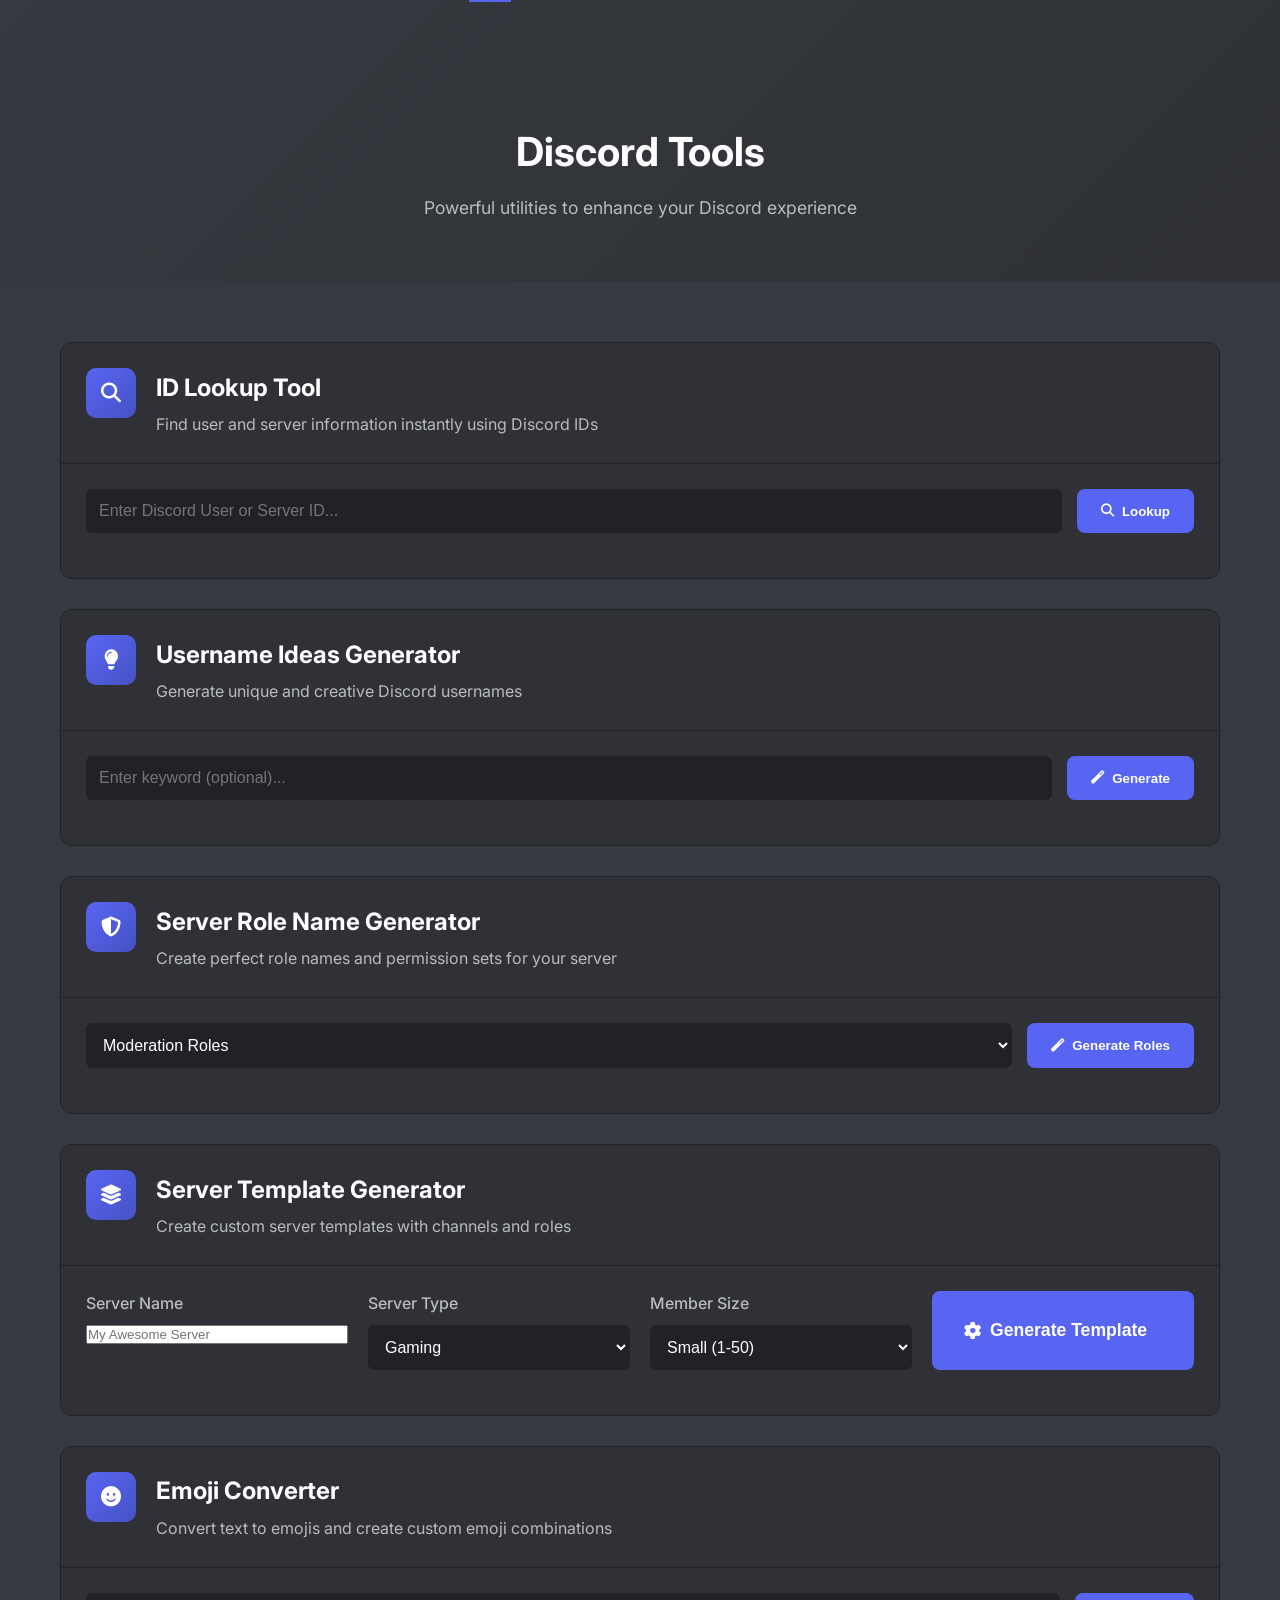
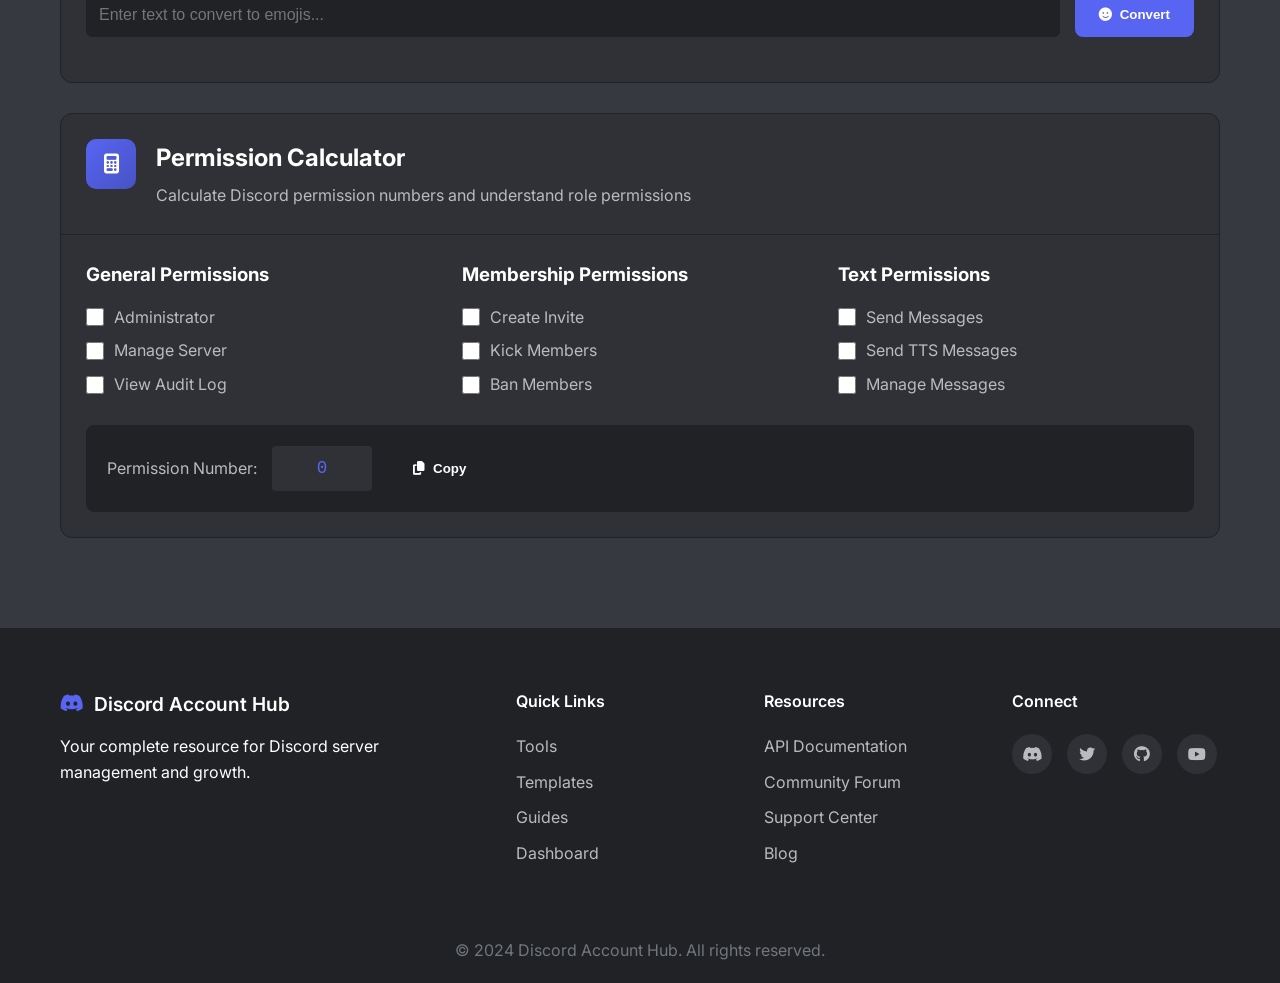
<file: tools.html>
<!DOCTYPE html>
<html lang="en">
<head>
    <meta charset="UTF-8">
    <meta name="viewport" content="width=device-width, initial-scale=1.0">
    <title>Tools - Discord Account Hub</title>
    <link rel="stylesheet" href="styles.css">
    <link rel="preconnect" href="https://fonts.googleapis.com">
    <link rel="preconnect" href="https://fonts.gstatic.com" crossorigin>
    <link href="https://fonts.googleapis.com/css2?family=Inter:wght@300;400;500;600;700;800&display=swap" rel="stylesheet">
    <link rel="stylesheet" href="https://cdnjs.cloudflare.com/ajax/libs/font-awesome/6.4.0/css/all.min.css">
</head>
<body>
    <!-- Navigation -->
    <nav class="navbar">
        <div class="nav-container">
            <div class="nav-logo">
                <i class="fab fa-discord"></i>
                <span>Discord Account Hub</span>
            </div>
            <div class="nav-menu">
                <a href="index.html" class="nav-link">Home</a>
                <a href="tools.html" class="nav-link active">Tools</a>
                <a href="templates.html" class="nav-link">Templates</a>
                <a href="guides.html" class="nav-link">Guides</a>
                <a href="dashboard.html" class="nav-link">Dashboard</a>
            </div>
            <div class="nav-actions">
                <div class="search-bar">
                    <input type="text" placeholder="Search tools...">
                    <i class="fas fa-search"></i>
                </div>
                <button class="login-btn">
                    <i class="fab fa-discord"></i>
                    Login
                </button>
                <div class="hamburger">
                    <span></span>
                    <span></span>
                    <span></span>
                </div>
            </div>
        </div>
    </nav>

    <!-- Hero Section -->
    <section class="page-hero">
        <div class="container">
            <h1 class="page-title">Discord Tools</h1>
            <p class="page-subtitle">Powerful utilities to enhance your Discord experience</p>
        </div>
    </section>

    <!-- Tools Section -->
    <section class="tools-section">
        <div class="container">
            <!-- ID Lookup Tool -->
            <div class="tool-container">
                <div class="tool-header">
                    <div class="tool-icon">
                        <i class="fas fa-search"></i>
                    </div>
                    <div class="tool-info">
                        <h2>ID Lookup Tool</h2>
                        <p>Find user and server information instantly using Discord IDs</p>
                    </div>
                </div>
                <div class="tool-content">
                    <div class="input-group">
                        <input type="text" id="idInput" placeholder="Enter Discord User or Server ID...">
                        <button onclick="lookupID()" class="btn btn-primary">
                            <i class="fas fa-search"></i>
                            Lookup
                        </button>
                    </div>
                    <div id="idResult" class="tool-result"></div>
                </div>
            </div>

            <!-- Username Generator -->
            <div class="tool-container">
                <div class="tool-header">
                    <div class="tool-icon">
                        <i class="fas fa-lightbulb"></i>
                    </div>
                    <div class="tool-info">
                        <h2>Username Ideas Generator</h2>
                        <p>Generate unique and creative Discord usernames</p>
                    </div>
                </div>
                <div class="tool-content">
                    <div class="input-group">
                        <input type="text" id="usernameKeyword" placeholder="Enter keyword (optional)...">
                        <button onclick="generateUsernames()" class="btn btn-primary">
                            <i class="fas fa-magic"></i>
                            Generate
                        </button>
                    </div>
                    <div id="usernameResults" class="results-grid"></div>
                </div>
            </div>

            <!-- Server Role Generator -->
            <div class="tool-container">
                <div class="tool-header">
                    <div class="tool-icon">
                        <i class="fas fa-shield-alt"></i>
                    </div>
                    <div class="tool-info">
                        <h2>Server Role Name Generator</h2>
                        <p>Create perfect role names and permission sets for your server</p>
                    </div>
                </div>
                <div class="tool-content">
                    <div class="input-group">
                        <select id="roleType" class="select-input">
                            <option value="moderation">Moderation Roles</option>
                            <option value="vip">VIP/Premium Roles</option>
                            <option value="gaming">Gaming Roles</option>
                            <option value="community">Community Roles</option>
                            <option value="custom">Custom Roles</option>
                        </select>
                        <button onclick="generateRoles()" class="btn btn-primary">
                            <i class="fas fa-magic"></i>
                            Generate Roles
                        </button>
                    </div>
                    <div id="roleResults" class="results-grid"></div>
                </div>
            </div>

            <!-- Server Template Generator -->
            <div class="tool-container">
                <div class="tool-header">
                    <div class="tool-icon">
                        <i class="fas fa-layer-group"></i>
                    </div>
                    <div class="tool-info">
                        <h2>Server Template Generator</h2>
                        <p>Create custom server templates with channels and roles</p>
                    </div>
                </div>
                <div class="tool-content">
                    <div class="template-form">
                        <div class="form-group">
                            <label>Server Name</label>
                            <input type="text" id="serverName" placeholder="My Awesome Server">
                        </div>
                        <div class="form-group">
                            <label>Server Type</label>
                            <select id="serverType" class="select-input">
                                <option value="gaming">Gaming</option>
                                <option value="community">Community</option>
                                <option value="marketplace">Marketplace</option>
                                <option value="study">Study Group</option>
                                <option value="creative">Creative/Art</option>
                            </select>
                        </div>
                        <div class="form-group">
                            <label>Member Size</label>
                            <select id="memberSize" class="select-input">
                                <option value="small">Small (1-50)</option>
                                <option value="medium">Medium (51-500)</option>
                                <option value="large">Large (500+)</option>
                            </select>
                        </div>
                        <button onclick="generateTemplate()" class="btn btn-primary btn-large">
                            <i class="fas fa-cog"></i>
                            Generate Template
                        </button>
                    </div>
                    <div id="templateResult" class="tool-result"></div>
                </div>
            </div>

            <!-- Emoji Converter -->
            <div class="tool-container">
                <div class="tool-header">
                    <div class="tool-icon">
                        <i class="fas fa-smile"></i>
                    </div>
                    <div class="tool-info">
                        <h2>Emoji Converter</h2>
                        <p>Convert text to emojis and create custom emoji combinations</p>
                    </div>
                </div>
                <div class="tool-content">
                    <div class="input-group">
                        <input type="text" id="emojiText" placeholder="Enter text to convert to emojis...">
                        <button onclick="convertToEmojis()" class="btn btn-primary">
                            <i class="fas fa-smile"></i>
                            Convert
                        </button>
                    </div>
                    <div id="emojiResult" class="tool-result"></div>
                </div>
            </div>

            <!-- Permission Calculator -->
            <div class="tool-container">
                <div class="tool-header">
                    <div class="tool-icon">
                        <i class="fas fa-calculator"></i>
                    </div>
                    <div class="tool-info">
                        <h2>Permission Calculator</h2>
                        <p>Calculate Discord permission numbers and understand role permissions</p>
                    </div>
                </div>
                <div class="tool-content">
                    <div class="permissions-grid">
                        <div class="permission-category">
                            <h3>General Permissions</h3>
                            <label><input type="checkbox" data-permission="8"> Administrator</label>
                            <label><input type="checkbox" data-permission="32"> Manage Server</label>
                            <label><input type="checkbox" data-permission="268435456"> View Audit Log</label>
                        </div>
                        <div class="permission-category">
                            <h3>Membership Permissions</h3>
                            <label><input type="checkbox" data-permission="1"> Create Invite</label>
                            <label><input type="checkbox" data-permission="2"> Kick Members</label>
                            <label><input type="checkbox" data-permission="4"> Ban Members</label>
                        </div>
                        <div class="permission-category">
                            <h3>Text Permissions</h3>
                            <label><input type="checkbox" data-permission="2048"> Send Messages</label>
                            <label><input type="checkbox" data-permission="4096"> Send TTS Messages</label>
                            <label><input type="checkbox" data-permission="8192"> Manage Messages</label>
                        </div>
                    </div>
                    <div class="permission-result">
                        <div class="permission-display">
                            <span>Permission Number:</span>
                            <code id="permissionNumber">0</code>
                            <button onclick="copyPermissionNumber()" class="btn btn-secondary">
                                <i class="fas fa-copy"></i>
                                Copy
                            </button>
                        </div>
                    </div>
                </div>
            </div>
        </div>
    </section>

    <!-- Footer -->
    <footer class="footer">
        <div class="container">
            <div class="footer-content">
                <div class="footer-section">
                    <div class="footer-logo">
                        <i class="fab fa-discord"></i>
                        <span>Discord Account Hub</span>
                    </div>
                    <p>Your complete resource for Discord server management and growth.</p>
                </div>
                <div class="footer-section">
                    <h4>Quick Links</h4>
                    <ul>
                        <li><a href="tools.html">Tools</a></li>
                        <li><a href="templates.html">Templates</a></li>
                        <li><a href="guides.html">Guides</a></li>
                        <li><a href="dashboard.html">Dashboard</a></li>
                    </ul>
                </div>
                <div class="footer-section">
                    <h4>Resources</h4>
                    <ul>
                        <li><a href="#">API Documentation</a></li>
                        <li><a href="#">Community Forum</a></li>
                        <li><a href="#">Support Center</a></li>
                        <li><a href="#">Blog</a></li>
                    </ul>
                </div>
                <div class="footer-section">
                    <h4>Connect</h4>
                    <div class="social-links">
                        <a href="#"><i class="fab fa-discord"></i></a>
                        <a href="#"><i class="fab fa-twitter"></i></a>
                        <a href="#"><i class="fab fa-github"></i></a>
                        <a href="#"><i class="fab fa-youtube"></i></a>
                    </div>
                </div>
            </div>
            <div class="footer-bottom">
                <p>&copy; 2024 Discord Account Hub. All rights reserved.</p>
            </div>
        </div>
    </footer>

    <script src="script.js"></script>
    <script>
        // Tool Functions
        function lookupID() {
            const id = document.getElementById('idInput').value.trim();
            const resultDiv = document.getElementById('idResult');
            
            if (!id) {
                showNotification('Please enter a Discord ID', 'warning');
                return;
            }
            
            // Validate ID format
            if (!/^\d+$/.test(id)) {
                resultDiv.innerHTML = `
                    <div class="result-card error">
                        <h3><i class="fas fa-exclamation-triangle"></i> Invalid ID Format</h3>
                        <p>Discord IDs must be numbers only. Example: 1346744809473445949</p>
                        <div class="info-grid">
                            <div class="info-item">
                                <span class="info-label">Your Input:</span>
                                <span class="info-value">${id}</span>
                            </div>
                            <div class="info-item">
                                <span class="info-label">Valid Format:</span>
                                <span class="info-value">Numbers only (17-19 digits)</span>
                            </div>
                        </div>
                    </div>
                `;
                return;
            }
            
            // Check ID length
            if (id.length < 17 || id.length > 19) {
                resultDiv.innerHTML = `
                    <div class="result-card error">
                        <h3><i class="fas fa-exclamation-triangle"></i> Invalid ID Length</h3>
                        <p>Discord IDs are typically 17-19 digits long.</p>
                        <div class="info-grid">
                            <div class="info-item">
                                <span class="info-label">Your ID Length:</span>
                                <span class="info-value">${id.length} digits</span>
                            </div>
                            <div class="info-item">
                                <span class="info-label">Expected Length:</span>
                                <span class="info-value">17-19 digits</span>
                            </div>
                        </div>
                    </div>
                `;
                return;
            }
            
            // Discord ID timestamp calculation
            const discordEpoch = 1420070400000;
            const snowflake = BigInt(id);
            const timestamp = Number((snowflake >> BigInt(22)) + BigInt(discordEpoch));
            const creationDate = new Date(timestamp);
            
            // Determine if it's likely a user or server ID
            const isLikelyUser = timestamp > Date.now() - 365 * 24 * 60 * 60 * 1000; // Created within last year
            
            resultDiv.innerHTML = `
                <div class="result-card">
                    <h3><i class="fas fa-${isLikelyUser ? 'user' : 'server'}"></i> ${isLikelyUser ? 'User' : 'Server'} Information</h3>
                    <div class="info-grid">
                        <div class="info-item">
                            <span class="info-label">Discord ID:</span>
                            <span class="info-value">${id}</span>
                        </div>
                        <div class="info-item">
                            <span class="info-label">Type:</span>
                            <span class="info-value">${isLikelyUser ? 'Likely User ID' : 'Likely Server ID'}</span>
                        </div>
                        <div class="info-item">
                            <span class="info-label">Creation Date:</span>
                            <span class="info-value">${creationDate.toLocaleDateString()} ${creationDate.toLocaleTimeString()}</span>
                        </div>
                        <div class="info-item">
                            <span class="info-label">Created:</span>
                            <span class="info-value">${getRelativeTime(creationDate)}</span>
                        </div>
                        <div class="info-item">
                            <span class="info-label">Timestamp:</span>
                            <span class="info-value">${timestamp}</span>
                        </div>
                        <div class="info-item">
                            <span class="info-label">ID Length:</span>
                            <span class="info-value">${id.length} digits</span>
                        </div>
                    </div>
                    <div class="result-actions">
                        <button class="btn btn-secondary" onclick="copyToClipboard('${id}', this)">
                            <i class="fas fa-copy"></i> Copy ID
                        </button>
                        <button class="btn btn-secondary" onclick="copyTimestamp('${timestamp}', this)">
                            <i class="fas fa-clock"></i> Copy Timestamp
                        </button>
                    </div>
                    <div class="info-note">
                        <i class="fas fa-info-circle"></i>
                        <p><strong>Note:</strong> This shows real Discord ID information extracted from the snowflake ID. To get username/server name, you need Discord API access.</p>
                    </div>
                </div>
            `;
        }
        
        function getRelativeTime(date) {
            const now = new Date();
            const diffTime = Math.abs(now - date);
            const diffDays = Math.floor(diffTime / (1000 * 60 * 60 * 24));
            const diffMonths = Math.floor(diffDays / 30);
            const diffYears = Math.floor(diffDays / 365);
            
            if (diffYears > 0) {
                return `${diffYears} year${diffYears > 1 ? 's' : ''} ago`;
            } else if (diffMonths > 0) {
                return `${diffMonths} month${diffMonths > 1 ? 's' : ''} ago`;
            } else if (diffDays > 0) {
                return `${diffDays} day${diffDays > 1 ? 's' : ''} ago`;
            } else {
                return 'Today';
            }
        }
        
        function copyTimestamp(timestamp, button) {
            navigator.clipboard.writeText(timestamp).then(() => {
                showNotification('Timestamp copied!', 'success');
                const originalText = button.innerHTML;
                button.innerHTML = '<i class="fas fa-check"></i> Copied!';
                setTimeout(() => {
                    button.innerHTML = originalText;
                }, 2000);
            });
        }

        function generateUsernames() {
            const keyword = document.getElementById('usernameKeyword').value;
            const resultsDiv = document.getElementById('usernameResults');
            const usernames = [];
            
            for (let i = 0; i < 8; i++) {
                usernames.push(generateUsername());
            }
            
            if (keyword) {
                usernames.unshift(keyword + Math.floor(Math.random() * 999));
                usernames.unshift(keyword + '_' + Math.floor(Math.random() * 999));
            }
            
            resultsDiv.innerHTML = usernames.map(username => `
                <div class="result-item">
                    <span>${username}</span>
                    <button class="copy-btn" onclick="copyToClipboard('${username}', this)">
                        <i class="fas fa-copy"></i>
                    </button>
                </div>
            `).join('');
        }

        function generateRoles() {
            const roleType = document.getElementById('roleType').value;
            const resultsDiv = document.getElementById('roleResults');
            const roles = [];
            
            const roleSets = {
                moderation: ['Admin', 'Moderator', 'Helper', 'Trial Mod', 'Senior Mod'],
                vip: ['VIP', 'Premium', 'Elite', 'Supporter', 'Diamond'],
                gaming: ['Gamer', 'Pro Player', 'Elite Gamer', 'Champion', 'Master'],
                community: ['Member', 'Active', 'Contributor', 'Veteran', 'Legend'],
                custom: ['Custom', 'Special', 'Unique', 'Rare', 'Exclusive']
            };
            
            roles.push(...roleSets[roleType]);
            
            resultsDiv.innerHTML = roles.map(role => `
                <div class="result-item">
                    <span>${role}</span>
                    <button class="copy-btn" onclick="copyToClipboard('${role}', this)">
                        <i class="fas fa-copy"></i>
                    </button>
                </div>
            `).join('');
        }

        function generateTemplate() {
            const serverName = document.getElementById('serverName').value || 'My Server';
            const serverType = document.getElementById('serverType').value;
            const memberSize = document.getElementById('memberSize').value;
            const resultDiv = document.getElementById('templateResult');
            
            const templates = {
                gaming: {
                    roles: ['Owner', 'Admin', 'Mod', 'VIP', 'Member', 'New Member'],
                    channels: ['#welcome', '#rules', '#announcements', '#general', '#gaming', '#lfg', '#media', '#memes']
                },
                community: {
                    roles: ['Owner', 'Admin', 'Mod', 'Helper', 'Active Member', 'Member', 'New'],
                    channels: ['#welcome', '#introductions', '#rules', '#announcements', '#general', '#feedback', '#events']
                },
                marketplace: {
                    roles: ['Owner', 'Admin', 'Staff', 'Verified Seller', 'Buyer', 'Member'],
                    channels: ['#welcome', '#rules', '#announcements', '#marketplace', '#showcase', '#reviews', '#support']
                },
                study: {
                    roles: ['Owner', 'Admin', 'Tutor', 'Student', 'Member'],
                    channels: ['#welcome', '#rules', '#announcements', '#general', '#study-help', '#resources', '#projects']
                },
                creative: {
                    roles: ['Owner', 'Admin', 'Artist', 'Designer', 'Member', 'New'],
                    channels: ['#welcome', '#rules', '#announcements', '#showcase', '#feedback', '#resources', '#collaboration']
                }
            };
            
            const template = templates[serverType];
            
            resultDiv.innerHTML = `
                <div class="result-card">
                    <h3><i class="fas fa-server"></i> ${serverName} Template</h3>
                    <div class="template-section">
                        <h4>Roles</h4>
                        <div class="role-list">
                            ${template.roles.map(role => `<span class="role-tag">${role}</span>`).join('')}
                        </div>
                    </div>
                    <div class="template-section">
                        <h4>Channels</h4>
                        <div class="channel-list">
                            ${template.channels.map(channel => `<span class="channel-tag">${channel}</span>`).join('')}
                        </div>
                    </div>
                    <div class="result-actions">
                        <button class="btn btn-primary" onclick="copyTemplate('${serverName}', ${JSON.stringify(template).replace(/"/g, '&quot;')}, this)">
                            <i class="fas fa-download"></i> Copy Template
                        </button>
                    </div>
                </div>
            `;
        }

        function copyTemplate(serverName, template, button) {
            const templateText = `Server: ${serverName}\n\nRoles:\n${template.roles.join('\n')}\n\nChannels:\n${template.channels.join('\n')}`;
            copyToClipboard(templateText, button);
        }

        function convertToEmojis() {
            const text = document.getElementById('emojiText').value;
            const resultDiv = document.getElementById('emojiResult');
            
            if (!text) {
                showNotification('Please enter text to convert', 'warning');
                return;
            }
            
            const emojiMap = {
                'a': '🅰️', 'b': '🅱️', 'c': '🇨', 'd': '🇩', 'e': '🇪', 'f': '🇫',
                'g': '🇬', 'h': '🇭', 'i': '🇮', 'j': '🇯', 'k': '🇰', 'l': '🇱',
                'm': '🇲', 'n': '🇳', 'o': '⭕', 'p': '🇵', 'q': '🇶', 'r': '🇷',
                's': '🇸', 't': '🇹', 'u': '🇺', 'v': '🇻', 'w': '🇼', 'x': '❌',
                'y': '🇾', 'z': '🇿', '!': '❗', '?': '❓', '#': '#️⃣', '*': '*️⃣'
            };
            
            let emojiText = '';
            for (let char of text.toLowerCase()) {
                emojiText += emojiMap[char] || char;
            }
            
            resultDiv.innerHTML = `
                <div class="result-card">
                    <h3><i class="fas fa-smile"></i> Emoji Result</h3>
                    <div class="emoji-output">${emojiText}</div>
                    <div class="result-actions">
                        <button class="btn btn-secondary" onclick="copyToClipboard('${emojiText}', this)">
                            <i class="fas fa-copy"></i> Copy Emojis
                        </button>
                    </div>
                </div>
            `;
        }

        // Permission Calculator
        document.querySelectorAll('input[data-permission]').forEach(checkbox => {
            checkbox.addEventListener('change', calculatePermissions);
        });

        function calculatePermissions() {
            let total = 0;
            document.querySelectorAll('input[data-permission]:checked').forEach(checkbox => {
                total += parseInt(checkbox.dataset.permission);
            });
            document.getElementById('permissionNumber').textContent = total;
        }

        function copyPermissionNumber() {
            const number = document.getElementById('permissionNumber').textContent;
            copyToClipboard(number, event.target);
        }
    </script>

    <style>
        .page-hero {
            padding: 120px 0 60px;
            background: linear-gradient(135deg, var(--bg-primary) 0%, var(--bg-secondary) 100%);
            text-align: center;
        }

        .page-title {
            font-size: 2.5rem;
            font-weight: 700;
            margin-bottom: 10px;
            color: var(--text-primary);
        }

        .page-subtitle {
            font-size: 1.1rem;
            color: var(--text-secondary);
        }

        .tools-section {
            padding: 60px 0;
        }

        .tool-container {
            background-color: var(--bg-secondary);
            border: 1px solid var(--border-color);
            border-radius: 12px;
            margin-bottom: 30px;
            overflow: hidden;
            transition: all 0.3s ease;
        }

        .tool-container:hover {
            box-shadow: var(--shadow);
            border-color: var(--primary-color);
        }

        .tool-header {
            display: flex;
            align-items: center;
            gap: 20px;
            padding: 25px;
            border-bottom: 1px solid var(--border-color);
        }

        .tool-icon {
            width: 50px;
            height: 50px;
            background: linear-gradient(135deg, var(--primary-color), var(--primary-hover));
            border-radius: 10px;
            display: flex;
            align-items: center;
            justify-content: center;
        }

        .tool-icon i {
            font-size: 1.25rem;
            color: white;
        }

        .tool-info h2 {
            font-size: 1.5rem;
            margin-bottom: 5px;
            color: var(--text-primary);
        }

        .tool-info p {
            color: var(--text-secondary);
        }

        .tool-content {
            padding: 25px;
        }

        .input-group {
            display: flex;
            gap: 15px;
            margin-bottom: 20px;
            flex-wrap: wrap;
        }

        .input-group input,
        .select-input {
            flex: 1;
            min-width: 200px;
            background-color: var(--bg-tertiary);
            border: 1px solid var(--border-color);
            border-radius: 6px;
            padding: 12px;
            color: var(--text-primary);
            font-size: 1rem;
        }

        .input-group input:focus,
        .select-input:focus {
            outline: none;
            border-color: var(--primary-color);
        }

        .tool-result {
            margin-top: 20px;
        }

        .result-card {
            background-color: var(--bg-tertiary);
            border: 1px solid var(--border-color);
            border-radius: 8px;
            padding: 20px;
        }

        .result-card h3 {
            color: var(--text-primary);
            margin-bottom: 15px;
            display: flex;
            align-items: center;
            gap: 10px;
        }

        .info-grid {
            display: grid;
            gap: 10px;
            margin-bottom: 20px;
        }

        .info-item {
            display: flex;
            justify-content: space-between;
            padding: 10px;
            background-color: var(--bg-secondary);
            border-radius: 6px;
        }

        .info-label {
            color: var(--text-secondary);
        }

        .info-value {
            color: var(--text-primary);
            font-weight: 500;
        }

        .result-actions {
            display: flex;
            gap: 10px;
        }

        .results-grid {
            display: grid;
            grid-template-columns: repeat(auto-fit, minmax(200px, 1fr));
            gap: 15px;
            margin-top: 20px;
        }

        .result-item {
            background-color: var(--bg-tertiary);
            border: 1px solid var(--border-color);
            border-radius: 6px;
            padding: 15px;
            display: flex;
            justify-content: space-between;
            align-items: center;
            transition: all 0.3s ease;
        }

        .result-item:hover {
            border-color: var(--primary-color);
        }

        .copy-btn {
            background: none;
            border: none;
            color: var(--text-muted);
            cursor: pointer;
            padding: 5px;
            transition: color 0.3s ease;
        }

        .copy-btn:hover {
            color: var(--primary-color);
        }

        /* Tool Result Styles */
        .result-card {
            background-color: var(--bg-secondary);
            border: 1px solid var(--border-color);
            border-radius: 12px;
            padding: 20px;
            margin-top: 20px;
        }

        .result-card.error {
            border-color: #dc3545;
            background-color: rgba(220, 53, 69, 0.1);
        }

        .result-card.error h3 {
            color: #dc3545;
        }

        .result-card h3 {
            color: var(--text-primary);
            margin-bottom: 15px;
            display: flex;
            align-items: center;
            gap: 10px;
        }

        .info-grid {
            display: grid;
            gap: 12px;
            margin-bottom: 20px;
        }

        .info-item {
            display: flex;
            justify-content: space-between;
            padding: 10px;
            background-color: var(--bg-tertiary);
            border-radius: 6px;
        }

        .info-label {
            color: var(--text-secondary);
            font-weight: 500;
        }

        .info-value {
            color: var(--text-primary);
            font-family: 'Courier New', monospace;
        }

        .result-actions {
            display: flex;
            gap: 10px;
            margin-bottom: 15px;
        }

        .info-note {
            display: flex;
            align-items: flex-start;
            gap: 10px;
            padding: 15px;
            background-color: rgba(88, 101, 242, 0.1);
            border: 1px solid rgba(88, 101, 242, 0.3);
            border-radius: 8px;
        }

        .info-note i {
            color: var(--primary-color);
            margin-top: 2px;
        }

        .info-note p {
            color: var(--text-secondary);
            font-size: 0.9rem;
            margin: 0;
            line-height: 1.4;
        }

        .template-form {
            display: grid;
            grid-template-columns: repeat(auto-fit, minmax(250px, 1fr));
            gap: 20px;
            margin-bottom: 20px;
        }

        .form-group {
            display: flex;
            flex-direction: column;
            gap: 8px;
        }

        .form-group label {
            color: var(--text-secondary);
            font-weight: 500;
        }

        .template-section {
            margin-bottom: 20px;
        }

        .template-section h4 {
            color: var(--text-primary);
            margin-bottom: 10px;
        }

        .role-list,
        .channel-list {
            display: flex;
            flex-wrap: wrap;
            gap: 8px;
        }

        .role-tag,
        .channel-tag {
            background-color: var(--primary-color);
            color: white;
            padding: 4px 8px;
            border-radius: 4px;
            font-size: 0.9rem;
        }

        .emoji-output {
            font-size: 2rem;
            line-height: 1.5;
            color: var(--text-primary);
            background-color: var(--bg-tertiary);
            padding: 20px;
            border-radius: 8px;
            margin-bottom: 20px;
            word-break: break-all;
        }

        .permissions-grid {
            display: grid;
            grid-template-columns: repeat(auto-fit, minmax(200px, 1fr));
            gap: 20px;
            margin-bottom: 20px;
        }

        .permission-category h3 {
            color: var(--text-primary);
            margin-bottom: 15px;
        }

        .permission-category label {
            display: flex;
            align-items: center;
            gap: 10px;
            color: var(--text-secondary);
            cursor: pointer;
            margin-bottom: 8px;
        }

        .permission-category input[type="checkbox"] {
            width: 18px;
            height: 18px;
            accent-color: var(--primary-color);
        }

        .permission-result {
            background-color: var(--bg-tertiary);
            border: 1px solid var(--border-color);
            border-radius: 8px;
            padding: 20px;
        }

        .permission-display {
            display: flex;
            align-items: center;
            gap: 15px;
        }

        .permission-display span {
            color: var(--text-secondary);
        }

        .permission-display code {
            background-color: var(--bg-secondary);
            color: var(--primary-color);
            padding: 8px 12px;
            border-radius: 4px;
            font-family: 'Courier New', monospace;
            font-size: 1.1rem;
            min-width: 100px;
            text-align: center;
        }

        @media (max-width: 768px) {
            .tool-header {
                flex-direction: column;
                text-align: center;
                gap: 15px;
            }

            .input-group {
                flex-direction: column;
            }

            .permissions-grid {
                grid-template-columns: 1fr;
            }

            .permission-display {
                flex-direction: column;
                align-items: flex-start;
                gap: 10px;
            }
        }
    </style>
</body>
</html>
</file>
<file: styles.css>
/* Discord Account Hub Styles */
:root {
    --primary-color: #5865F2;
    --primary-hover: #4752C4;
    --secondary-color: #57F287;
    --danger-color: #ED4245;
    --warning-color: #FEE75C;
    --bg-primary: #36393F;
    --bg-secondary: #2F3136;
    --bg-tertiary: #202225;
    --bg-hover: #292B2F;
    --text-primary: #FFFFFF;
    --text-secondary: #B9BBBE;
    --text-muted: #72767D;
    --border-color: #202225;
    --shadow: 0 8px 16px rgba(0, 0, 0, 0.24);
    --shadow-lg: 0 16px 32px rgba(0, 0, 0, 0.48);
}

/* Protection Styles */
* {
    -webkit-touch-callout: none;
    -webkit-user-select: none;
    -khtml-user-select: none;
    -moz-user-select: none;
    -ms-user-select: none;
    user-select: none;
}

body {
    -webkit-user-select: none;
    -moz-user-select: none;
    -ms-user-select: none;
    user-select: none;
}

/* Disable text selection for all elements */
p, h1, h2, h3, h4, h5, h6, span, div, a, button, input, textarea {
    -webkit-user-select: none;
    -moz-user-select: none;
    -ms-user-select: none;
    user-select: none;
    -webkit-touch-callout: none;
}

/* Disable print */
@media print {
    body {
        display: none;
    }
}

/* Hide scrollbar in webkit */
::-webkit-scrollbar {
    display: none;
}

* {
    margin: 0;
    padding: 0;
    box-sizing: border-box;
}

body {
    font-family: 'Inter', -apple-system, BlinkMacSystemFont, 'Segoe UI', Roboto, sans-serif;
    background-color: var(--bg-primary);
    color: var(--text-primary);
    line-height: 1.6;
    overflow-x: hidden;
}

.container {
    max-width: 1200px;
    margin: 0 auto;
    padding: 0 20px;
}

/* Navigation */
.navbar {
    background-color: var(--bg-secondary);
    border-bottom: 1px solid var(--border-color);
    position: fixed;
    top: 0;
    width: 100%;
    z-index: 1000;
    backdrop-filter: blur(10px);
    background-color: rgba(47, 49, 54, 0.95);
}

.nav-container {
    max-width: 1200px;
    margin: 0 auto;
    padding: 0 20px;
    display: flex;
    justify-content: space-between;
    align-items: center;
    height: 60px;
}

.nav-logo {
    display: flex;
    align-items: center;
    gap: 10px;
    font-size: 1.2rem;
    font-weight: 600;
    color: var(--text-primary);
}

.nav-logo i {
    color: var(--primary-color);
    font-size: 1.5rem;
}

.nav-menu {
    display: flex;
    gap: 30px;
}

.nav-link {
    color: var(--text-secondary);
    text-decoration: none;
    font-weight: 500;
    transition: color 0.3s ease;
    position: relative;
}

.nav-link:hover,
.nav-link.active {
    color: var(--text-primary);
}

.nav-link.active::after {
    content: '';
    position: absolute;
    bottom: -20px;
    left: 0;
    right: 0;
    height: 2px;
    background-color: var(--primary-color);
}

.nav-actions {
    display: flex;
    align-items: center;
    gap: 15px;
}

.search-bar {
    position: relative;
    display: flex;
    align-items: center;
}

.search-bar input {
    background-color: var(--bg-tertiary);
    border: 1px solid var(--border-color);
    border-radius: 6px;
    padding: 8px 35px 8px 12px;
    color: var(--text-primary);
    width: 200px;
    transition: all 0.3s ease;
}

.search-bar input:focus {
    outline: none;
    border-color: var(--primary-color);
    width: 250px;
}

.search-bar i {
    position: absolute;
    right: 12px;
    color: var(--text-muted);
}

.login-btn {
    background-color: var(--primary-color);
    color: white;
    border: none;
    border-radius: 6px;
    padding: 8px 16px;
    font-weight: 500;
    cursor: pointer;
    display: flex;
    align-items: center;
    gap: 8px;
    transition: background-color 0.3s ease;
}

.login-btn:hover {
    background-color: var(--primary-hover);
}

.hamburger {
    display: none;
    flex-direction: column;
    gap: 4px;
    cursor: pointer;
}

.hamburger span {
    width: 25px;
    height: 3px;
    background-color: var(--text-primary);
    transition: 0.3s;
}

/* Hero Section */
.hero {
    padding: 120px 0 80px;
    background: linear-gradient(135deg, var(--bg-primary) 0%, var(--bg-secondary) 100%);
    position: relative;
    overflow: hidden;
}

.hero::before {
    content: '';
    position: absolute;
    top: 0;
    left: 0;
    right: 0;
    bottom: 0;
    background: radial-gradient(circle at 20% 80%, rgba(88, 101, 242, 0.1) 0%, transparent 50%),
                radial-gradient(circle at 80% 20%, rgba(88, 101, 242, 0.1) 0%, transparent 50%);
}

.hero-container {
    max-width: 1200px;
    margin: 0 auto;
    padding: 0 20px;
    display: grid;
    grid-template-columns: 1fr 1fr;
    gap: 60px;
    align-items: center;
    position: relative;
    z-index: 1;
}

.hero-title {
    font-size: 3.5rem;
    font-weight: 800;
    margin-bottom: 20px;
    background: linear-gradient(135deg, var(--text-primary) 0%, var(--primary-color) 100%);
    -webkit-background-clip: text;
    -webkit-text-fill-color: transparent;
    background-clip: text;
    animation: fadeInUp 0.8s ease;
}

.hero-subtitle {
    font-size: 1.25rem;
    color: var(--text-secondary);
    margin-bottom: 40px;
    animation: fadeInUp 0.8s ease 0.2s both;
}

.hero-buttons {
    display: flex;
    gap: 20px;
    animation: fadeInUp 0.8s ease 0.4s both;
}

.hero-visual {
    position: relative;
    height: 400px;
}

.floating-card {
    position: absolute;
    background: var(--bg-secondary);
    border: 1px solid var(--border-color);
    border-radius: 12px;
    padding: 20px;
    display: flex;
    align-items: center;
}

.floating-card:nth-child(1) {
top: 20%;
left: 20%;
animation-delay: 0s;
}

.floating-card:nth-child(2) {
top: 50%;
right: 20%;
animation-delay: 2s;
}

.floating-card:nth-child(3) {
bottom: 20%;
left: 40%;
    animation-delay: 4s;
}

.floating-card i {
    font-size: 2rem;
    color: var(--primary-color);
}

/* Buttons */
.btn {
    display: inline-flex;
    align-items: center;
    gap: 8px;
    padding: 12px 24px;
    border-radius: 8px;
    text-decoration: none;
    font-weight: 600;
    transition: all 0.3s ease;
    border: none;
    cursor: pointer;
}

.btn-primary {
    background-color: var(--primary-color);
    color: white;
}

.btn-primary:hover {
    background-color: var(--primary-hover);
    transform: translateY(-2px);
    box-shadow: 0 8px 16px rgba(88, 101, 242, 0.3);
}

.btn-secondary {
    background-color: transparent;
    color: var(--text-primary);
    border: 2px solid var(--border-color);
}

.btn-secondary:hover {
    background-color: var(--bg-hover);
    border-color: var(--primary-color);
    transform: translateY(-2px);
}

.btn-large {
    padding: 16px 32px;
    font-size: 1.1rem;
}

/* Features Section */
.features {
    padding: 80px 0;
    background-color: var(--bg-primary);
}

.section-title {
    font-size: 2.5rem;
    font-weight: 700;
    text-align: center;
    margin-bottom: 60px;
    color: var(--text-primary);
}

.features-grid {
    display: grid;
    grid-template-columns: repeat(auto-fit, minmax(280px, 1fr));
    gap: 30px;
}

.feature-card {
    background-color: var(--bg-secondary);
    border: 1px solid var(--border-color);
    border-radius: 12px;
    padding: 30px;
    text-align: center;
    transition: all 0.3s ease;
}

.feature-card:hover {
    transform: translateY(-5px);
    box-shadow: var(--shadow);
    border-color: var(--primary-color);
}

.feature-icon {
    width: 60px;
    height: 60px;
    background: linear-gradient(135deg, var(--primary-color), var(--primary-hover));
    border-radius: 12px;
    display: flex;
    align-items: center;
    justify-content: center;
    margin: 0 auto 20px;
}

.feature-icon i {
    font-size: 1.5rem;
    color: white;
}

.feature-card h3 {
    font-size: 1.25rem;
    margin-bottom: 15px;
    color: var(--text-primary);
}

.feature-card p {
    color: var(--text-secondary);
    line-height: 1.6;
}

/* Popular Tools Section */
.popular-tools {
    padding: 80px 0;
    background-color: var(--bg-secondary);
}

.tools-grid {
    display: grid;
    grid-template-columns: repeat(auto-fit, minmax(300px, 1fr));
    gap: 30px;
}

.tool-card {
    background-color: var(--bg-primary);
    border: 1px solid var(--border-color);
    border-radius: 12px;
    padding: 25px;
    transition: all 0.3s ease;
    position: relative;
    overflow: hidden;
}

.tool-card::before {
    content: '';
    position: absolute;
    top: 0;
    left: 0;
    right: 0;
    height: 3px;
    background: linear-gradient(90deg, var(--primary-color), var(--secondary-color));
    transform: scaleX(0);
    transition: transform 0.3s ease;
}

.tool-card:hover::before {
    transform: scaleX(1);
}

.tool-card:hover {
    transform: translateY(-3px);
    box-shadow: var(--shadow);
}

.tool-icon {
    width: 50px;
    height: 50px;
    background-color: var(--bg-tertiary);
    border-radius: 10px;
    display: flex;
    align-items: center;
    justify-content: center;
    margin-bottom: 20px;
}

.tool-icon i {
    font-size: 1.25rem;
    color: var(--primary-color);
}

.tool-card h3 {
    font-size: 1.25rem;
    margin-bottom: 10px;
    color: var(--text-primary);
}

.tool-card p {
    color: var(--text-secondary);
    margin-bottom: 20px;
}

.tool-link {
    color: var(--primary-color);
    text-decoration: none;
    font-weight: 600;
    display: inline-flex;
    align-items: center;
    gap: 5px;
    transition: gap 0.3s ease;
}

.tool-link:hover {
    gap: 10px;
}

/* CTA Section */
.cta {
    padding: 100px 0;
    background: linear-gradient(135deg, var(--primary-color) 0%, var(--primary-hover) 100%);
    position: relative;
    overflow: hidden;
}

.cta::before {
    content: '';
    position: absolute;
    top: 0;
    left: 0;
    right: 0;
    bottom: 0;
    background: url('data:image/svg+xml,<svg width="60" height="60" viewBox="0 0 60 60" xmlns="http://www.w3.org/2000/svg"><g fill="none" fill-rule="evenodd"><g fill="%23ffffff" fill-opacity="0.05"><circle cx="30" cy="30" r="2"/></g></svg>');
}

.cta-content {
    text-align: center;
    position: relative;
    z-index: 1;
}

.cta-content h2 {
    font-size: 2.5rem;
    font-weight: 700;
    margin-bottom: 20px;
    color: white;
}

.cta-content p {
    font-size: 1.25rem;
    color: rgba(255, 255, 255, 0.9);
    margin-bottom: 40px;
    max-width: 600px;
    margin-left: auto;
    margin-right: auto;
}

.cta-buttons {
    display: flex;
    gap: 20px;
    justify-content: center;
}

.cta .btn-secondary {
    background-color: transparent;
    color: white;
    border-color: white;
}

.cta .btn-secondary:hover {
    background-color: white;
    color: var(--primary-color);
}

/* Footer */
.footer {
    background-color: var(--bg-tertiary);
    padding: 60px 0 20px;
    border-top: 1px solid var(--border-color);
}

.footer-content {
    display: grid;
    grid-template-columns: 2fr 1fr 1fr 1fr;
    gap: 40px;
    margin-bottom: 40px;
}

.footer-logo {
    display: flex;
    align-items: center;
    gap: 10px;
    font-size: 1.2rem;
    font-weight: 600;
    margin-bottom: 15px;
}

.footer-logo i {
    color: var(--primary-color);
}

.footer-section h4 {
    color: var(--text-primary);
    font-size: 1rem;
    margin-bottom: 20px;
    font-weight: 600;
}

.footer-section ul {
    list-style: none;
    padding: 0;
    margin: 0;
}

.footer-section ul li {
    margin-bottom: 10px;
}

.footer-section ul li a {
    color: var(--text-secondary);
    text-decoration: none;
    transition: color 0.3s ease;
}

.footer-section ul li a:hover {
    color: var(--primary-color);
}

/* Discord Contact Styles */
.discord-contact {
    margin-top: 20px;
    padding-top: 20px;
    border-top: 1px solid var(--border-color);
}

.discord-contact p {
    color: var(--text-primary);
    font-size: 0.9rem;
    margin-bottom: 10px;
}

.discord-link {
    display: inline-flex;
    align-items: center;
    gap: 8px;
    padding: 10px 16px;
    background: linear-gradient(135deg, var(--primary-color), var(--primary-hover));
    color: white;
    text-decoration: none;
    border-radius: 8px;
    font-size: 0.9rem;
    font-weight: 500;
    transition: all 0.3s ease;
    margin-bottom: 8px;
}

.discord-link:hover {
    transform: translateY(-2px);
    box-shadow: 0 4px 12px rgba(88, 101, 242, 0.4);
}

.discord-link i {
    font-size: 1rem;
}

.discord-contact small {
    color: var(--text-muted);
    font-size: 0.8rem;
    display: block;
    text-align: center;
}

.social-links {
    display: flex;
    gap: 15px;
}

.social-links a {
    width: 40px;
    height: 40px;
    background-color: var(--bg-secondary);
    border-radius: 50%;
    display: flex;
    align-items: center;
    justify-content: center;
    color: var(--text-secondary);
    text-decoration: none;
    transition: all 0.3s ease;
}

.social-links a:hover {
    background-color: var(--primary-color);
    color: white;
    transform: translateY(-2px);
}

.footer-bottom {
    border-top: 1px solid var(--border-color);
    padding-top: 20px;
    text-align: center;
    color: var(--text-muted);
}

/* Animations */
@keyframes fadeInUp {
    from {
        opacity: 0;
        transform: translateY(30px);
    }
    to {
        opacity: 1;
        transform: translateY(0);
    }
}

@keyframes float {
    0%, 100% {
        transform: translateY(0px);
    }
    50% {
        transform: translateY(-20px);
    }
}

/* Responsive Design */
@media (max-width: 768px) {
    .nav-menu {
        display: none;
    }
    
    .search-bar {
        display: none;
    }
    
    .hamburger {
        display: flex;
    }
    
    .hero-container {
        grid-template-columns: 1fr;
        text-align: center;
        gap: 40px;
    }
    
    .hero-title {
        font-size: 2.5rem;
    }
    
    .hero-buttons {
        justify-content: center;
        flex-wrap: wrap;
    }
    
    .hero-visual {
        height: 300px;
    }
    
    .features-grid,
    .tools-grid {
        grid-template-columns: 1fr;
    }
    
    .footer-content {
        grid-template-columns: 1fr;
        text-align: center;
    }
    
    .social-links {
        justify-content: center;
    }
    
    .cta-buttons {
        flex-direction: column;
        align-items: center;
    }
    
    .cta-content h2 {
        font-size: 2rem;
    }
}

@media (max-width: 480px) {
    .hero {
        padding: 100px 0 60px;
    }
    
    .hero-title {
        font-size: 2rem;
    }
    
    .section-title {
        font-size: 2rem;
    }
    
    .container {
        padding: 0 15px;
    }
    
    .nav-container {
        padding: 0 15px;
    }
}

/* Discord Login Styles */
.login-btn.logged-in {
    background: linear-gradient(135deg, var(--primary-color), var(--primary-hover));
    position: relative;
    padding: 8px 16px 8px 40px;
}

.user-avatar {
    width: 24px;
    height: 24px;
    border-radius: 50%;
    object-fit: cover;
    border: 2px solid var(--primary-color);
}

.user-avatar-large {
    width: 60px;
    height: 60px;
    border-radius: 50%;
    object-fit: cover;
    border: 3px solid var(--primary-color);
}

.user-menu {
    background-color: var(--bg-secondary);
    border: 1px solid var(--border-color);
    border-radius: 12px;
    min-width: 250px;
    box-shadow: var(--shadow-lg);
    overflow: hidden;
    animation: slideIn 0.3s ease;
}

.user-menu-header {
    display: flex;
    align-items: center;
    gap: 15px;
    padding: 20px;
    border-bottom: 1px solid var(--border-color);
    background-color: var(--bg-tertiary);
}

.user-info {
    flex: 1;
}

.user-name {
    color: var(--text-primary);
    font-weight: 600;
    margin-bottom: 4px;
}

.user-email {
    color: var(--text-secondary);
    font-size: 0.9rem;
}

.user-menu-items {
    padding: 0;
}

.menu-item {
    display: flex;
    align-items: center;
    gap: 12px;
    padding: 15px 20px;
    color: var(--text-secondary);
    text-decoration: none;
    transition: all 0.3s ease;
    border-bottom: 1px solid transparent;
}

.menu-item:hover {
    background-color: var(--bg-hover);
    color: var(--text-primary);
}

.menu-item i {
    width: 20px;
    text-align: center;
}

@keyframes slideIn {
    from {
        opacity: 0;
        transform: translateY(-10px);
    }
    to {
        opacity: 1;
        transform: translateY(0);
    }
}

/* Discord Account Generator Section */
.account-gen-section {
    padding: 80px 0;
    background: linear-gradient(135deg, var(--bg-primary) 0%, var(--bg-secondary) 100%);
    border-top: 1px solid var(--border-color);
}

.account-gen-content {
    display: grid;
    grid-template-columns: 1fr 1fr;
    gap: 60px;
    align-items: center;
}

.account-gen-info h2 {
    font-size: 2.5rem;
    font-weight: 700;
    margin-bottom: 20px;
    color: var(--text-primary);
    background: linear-gradient(135deg, var(--text-primary) 0%, var(--primary-color) 100%);
    -webkit-background-clip: text;
    -webkit-text-fill-color: transparent;
    background-clip: text;
}

.account-gen-info p {
    font-size: 1.2rem;
    color: var(--text-secondary);
    margin-bottom: 30px;
    line-height: 1.6;
}

.account-gen-features {
    display: grid;
    grid-template-columns: 1fr 1fr;
    gap: 20px;
}

.feature-item {
    display: flex;
    align-items: center;
    gap: 12px;
    padding: 15px;
    background-color: var(--bg-secondary);
    border: 1px solid var(--border-color);
    border-radius: 8px;
    transition: all 0.3s ease;
}

.feature-item:hover {
    transform: translateY(-2px);
    border-color: var(--primary-color);
    box-shadow: 0 4px 12px rgba(88, 101, 242, 0.2);
}

.feature-item i {
    font-size: 1.2rem;
    color: var(--primary-color);
    width: 24px;
    text-align: center;
}

.feature-item span {
    color: var(--text-primary);
    font-weight: 500;
}

.account-gen-action {
    display: flex;
    justify-content: center;
    align-items: center;
}

.download-card {
    background-color: var(--bg-secondary);
    border: 1px solid var(--border-color);
    border-radius: 16px;
    padding: 40px;
    text-align: center;
    max-width: 320px;
    transition: all 0.3s ease;
    position: relative;
    overflow: hidden;
}

.download-card::before {
    content: '';
    position: absolute;
    top: 0;
    left: 0;
    right: 0;
    height: 4px;
    background: linear-gradient(90deg, var(--primary-color), var(--secondary-color));
}

.download-card:hover {
    transform: translateY(-5px);
    box-shadow: var(--shadow);
    border-color: var(--primary-color);
}

.download-icon {
    width: 80px;
    height: 80px;
    background: linear-gradient(135deg, var(--primary-color), var(--primary-hover));
    border-radius: 16px;
    display: flex;
    align-items: center;
    justify-content: center;
    margin: 0 auto 25px;
}

.download-icon i {
    font-size: 2.5rem;
    color: white;
}

.download-card h3 {
    font-size: 1.5rem;
    color: var(--text-primary);
    margin-bottom: 8px;
}

.download-card p {
    color: var(--text-secondary);
    margin-bottom: 20px;
    font-family: 'Courier New', monospace;
    font-weight: 500;
}

.download-info {
    display: flex;
    justify-content: space-between;
    margin-bottom: 25px;
    padding: 12px;
    background-color: var(--bg-tertiary);
    border-radius: 8px;
}

.file-size {
    color: var(--text-secondary);
    font-size: 0.9rem;
}

.file-version {
    color: var(--primary-color);
    font-size: 0.9rem;
    font-weight: 600;
}

.download-btn {
    width: 100%;
    padding: 16px 24px;
    font-size: 1.1rem;
    font-weight: 600;
    border-radius: 8px;
    display: flex;
    align-items: center;
    justify-content: center;
    gap: 10px;
    transition: all 0.3s ease;
}

.download-btn:hover {
    transform: translateY(-2px);
    box-shadow: 0 8px 20px rgba(88, 101, 242, 0.4);
}

/* Security Warning Styles */
.security-warning {
    display: flex;
    align-items: flex-start;
    gap: 12px;
    padding: 15px;
    background-color: rgba(255, 193, 7, 0.1);
    border: 1px solid rgba(255, 193, 7, 0.3);
    border-radius: 8px;
    margin-bottom: 20px;
}

.security-warning i {
    color: #ffc107;
    font-size: 1.2rem;
    margin-top: 2px;
}

.warning-content strong {
    color: #ffc107;
    font-size: 0.9rem;
    display: block;
    margin-bottom: 5px;
}

.warning-content p {
    color: var(--text-secondary);
    font-size: 0.85rem;
    line-height: 1.4;
    margin: 0;
}

/* Download Options Styles */
.download-options {
    display: flex;
    flex-direction: column;
    gap: 20px;
    align-items: center;
}

/* SmartScreen Guide Styles */
.smartscreen-guide {
    display: flex;
    align-items: flex-start;
    gap: 12px;
    padding: 20px;
    background-color: rgba(255, 152, 0, 0.1);
    border: 1px solid rgba(255, 152, 0, 0.3);
    border-radius: 8px;
    margin-bottom: 20px;
}

.smartscreen-guide i {
    color: #ff9800;
    font-size: 1.3rem;
    margin-top: 2px;
    flex-shrink: 0;
}

.guide-content strong {
    color: #ff9800;
    font-size: 0.95rem;
    display: block;
    margin-bottom: 10px;
}

.guide-content ol {
    color: var(--text-secondary);
    font-size: 0.85rem;
    line-height: 1.5;
    margin: 0 0 15px 0;
    padding-left: 20px;
}

.guide-content li {
    margin-bottom: 8px;
}

.additional-help {
    margin-top: 15px;
    padding-top: 15px;
    border-top: 1px solid rgba(255, 152, 0, 0.2);
}

.additional-help p {
    color: #ff9800;
    font-size: 0.9rem;
    margin-bottom: 10px;
}

.additional-help ul {
    color: var(--text-secondary);
    font-size: 0.85rem;
    line-height: 1.4;
    margin: 0;
    padding-left: 20px;
}

.alternative-downloads {
    width: 100%;
    text-align: center;
}

.alternative-downloads p {
    color: var(--text-secondary);
    font-size: 0.9rem;
    margin-bottom: 15px;
}

.url-display {
    display: flex;
    gap: 10px;
    margin-top: 10px;
    align-items: center;
    justify-content: center;
}

.url-display input {
    flex: 1;
    max-width: 300px;
    padding: 8px 12px;
    background-color: var(--bg-tertiary);
    border: 1px solid var(--border-color);
    border-radius: 6px;
    color: var(--text-primary);
    font-size: 0.85rem;
    font-family: 'Courier New', monospace;
}

.url-display input:focus {
    outline: none;
    border-color: var(--primary-color);
}

.download-link {
    display: inline-flex;
    align-items: center;
    gap: 8px;
    padding: 12px 20px;
    background-color: var(--bg-tertiary);
    border: 1px solid var(--border-color);
    border-radius: 8px;
    color: var(--text-primary);
    text-decoration: none;
    font-size: 0.9rem;
    transition: all 0.3s ease;
    margin-bottom: 10px;
}

.download-link:hover {
    background-color: var(--bg-hover);
    border-color: var(--primary-color);
    transform: translateY(-1px);
}

.btn-success {
    background: linear-gradient(135deg, #28a745, #20c997);
    color: white;
    border: none;
}

.btn-success:hover {
    background: linear-gradient(135deg, #218838, #1ea085);
    transform: translateY(-2px);
    box-shadow: 0 8px 20px rgba(40, 167, 69, 0.4);
}

.btn-small {
    padding: 8px 16px;
    font-size: 0.9rem;
    min-width: auto;
}

@media (max-width: 768px) {
    .account-gen-content {
        grid-template-columns: 1fr;
        gap: 40px;
        text-align: center;
    }
    
    .account-gen-info h2 {
        font-size: 2rem;
    }
    
    .account-gen-features {
        grid-template-columns: 1fr;
    }
    
    .download-card {
        max-width: 100%;
    }
    
    .smartscreen-guide {
        flex-direction: column;
        text-align: center;
    }
    
    .download-options {
        gap: 15px;
    }
    
    .url-display {
        flex-direction: column;
        gap: 10px;
    }
    
    .url-display input {
        max-width: 100%;
    }
}
</file>
